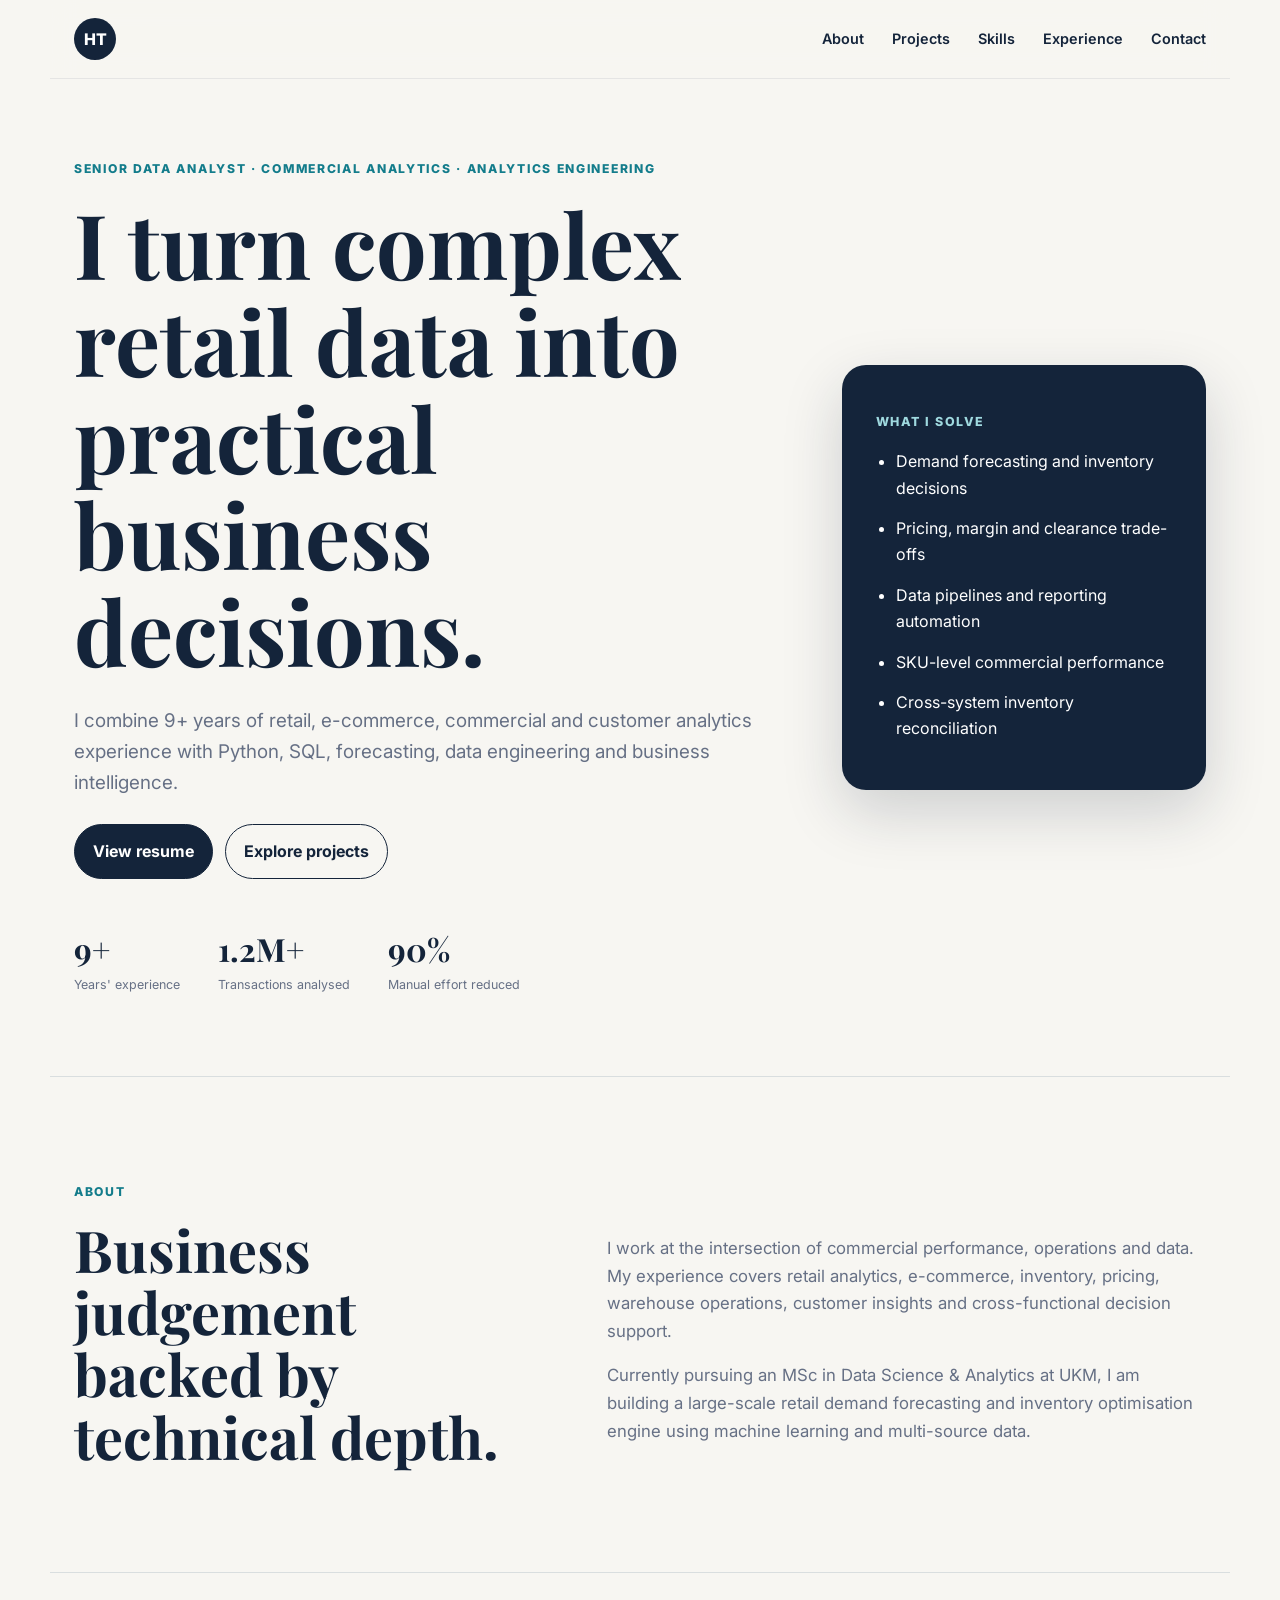
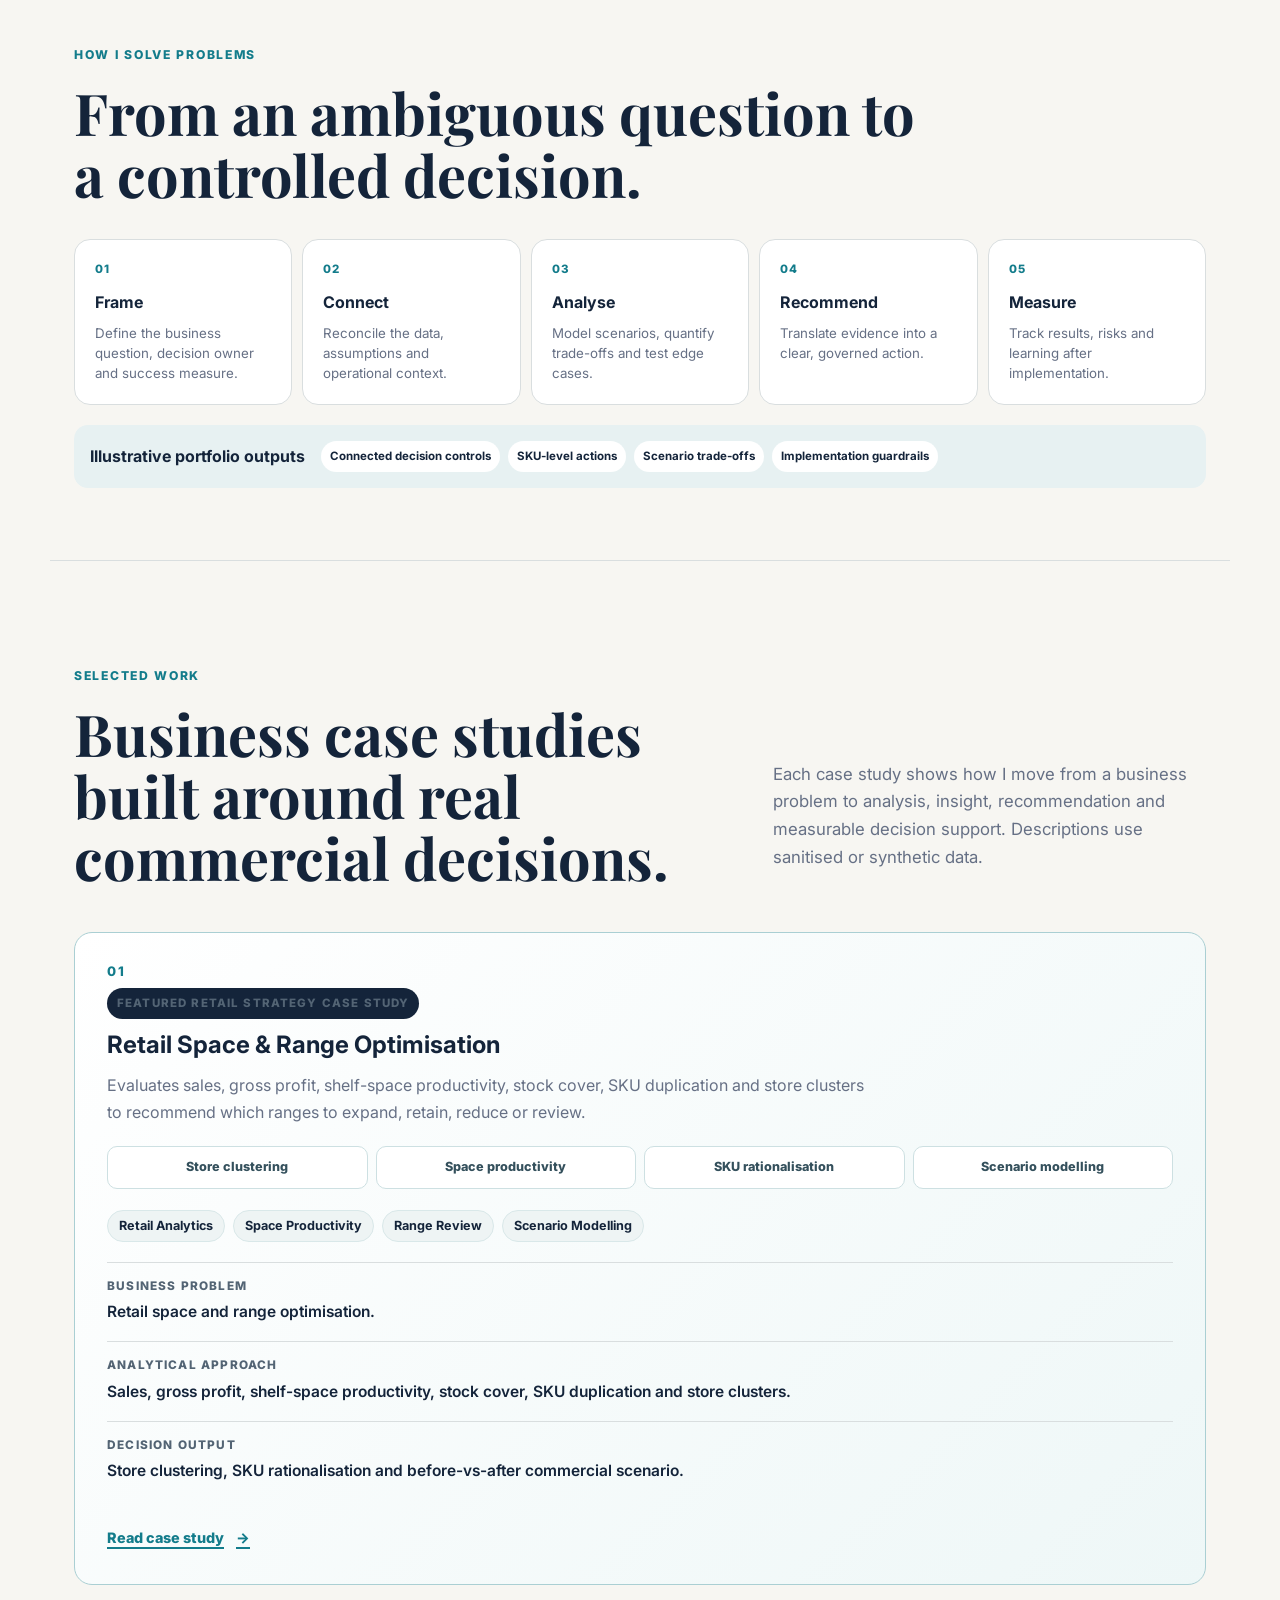
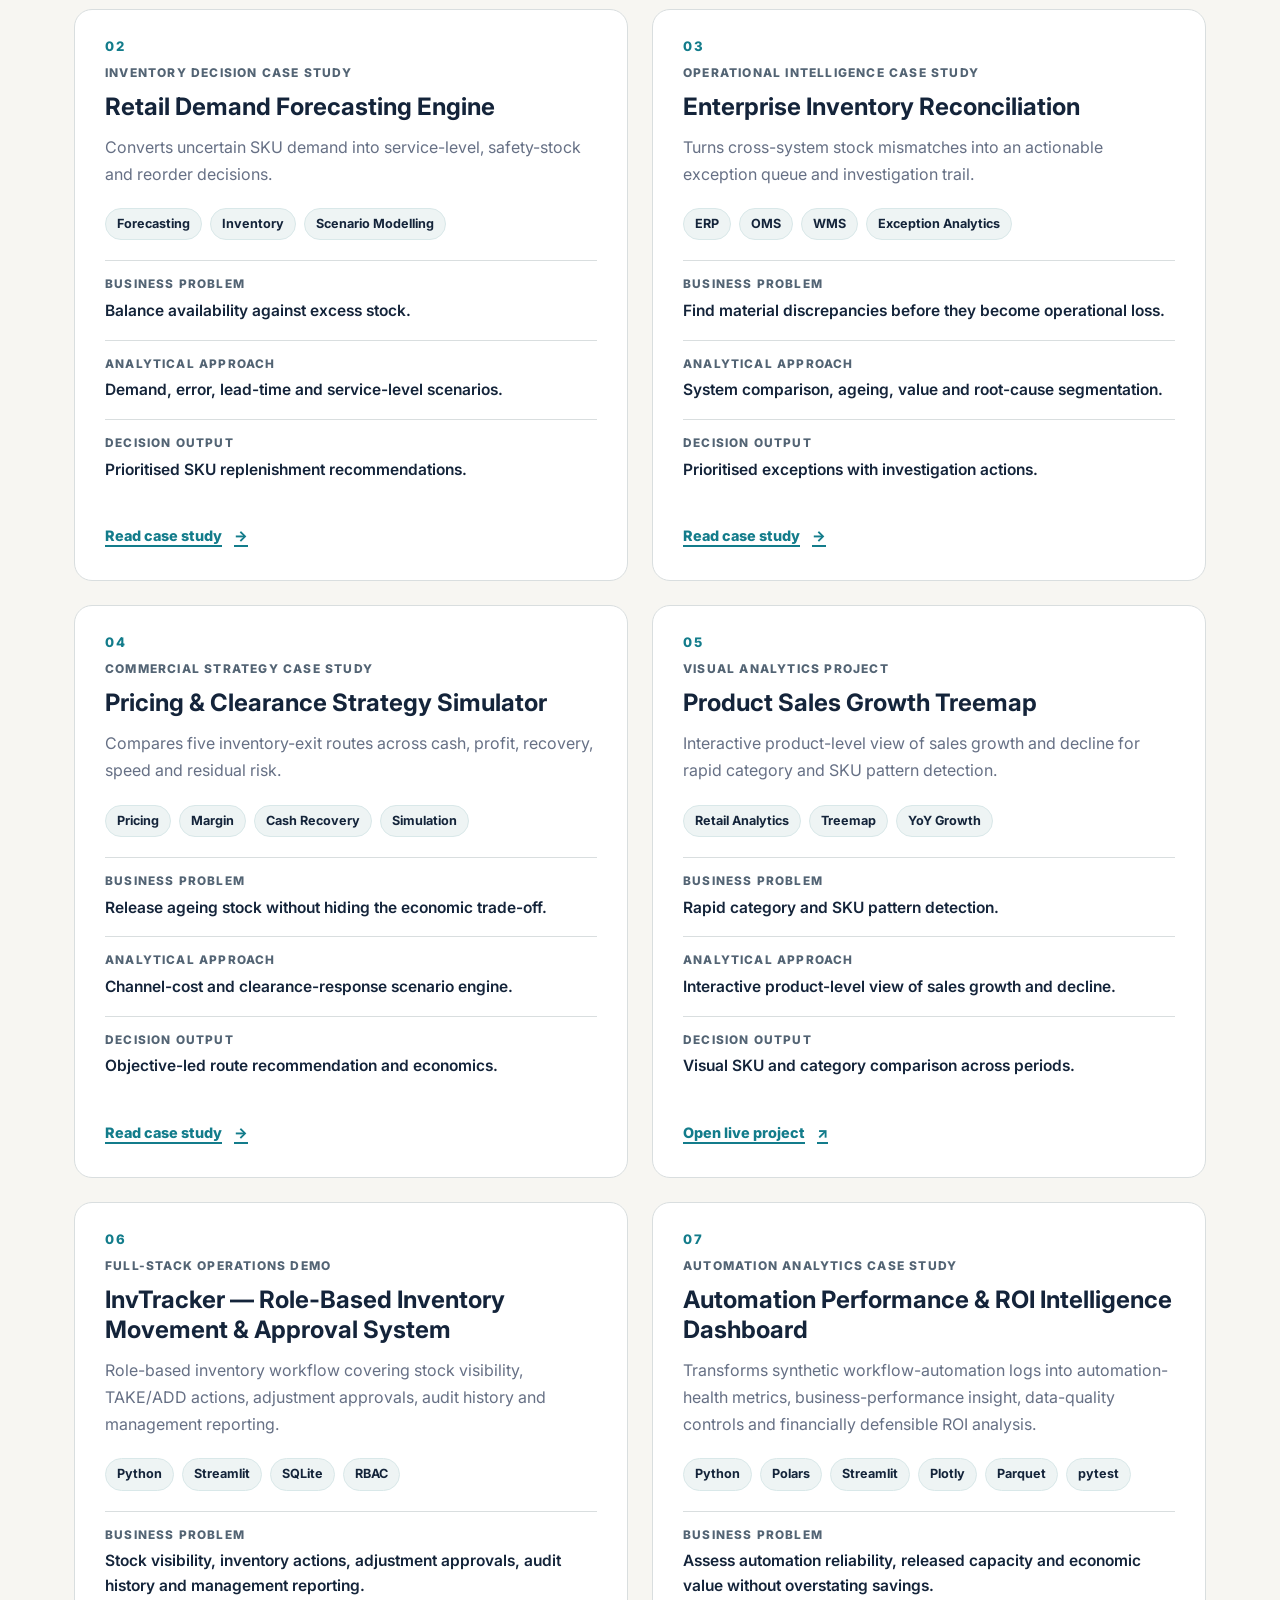
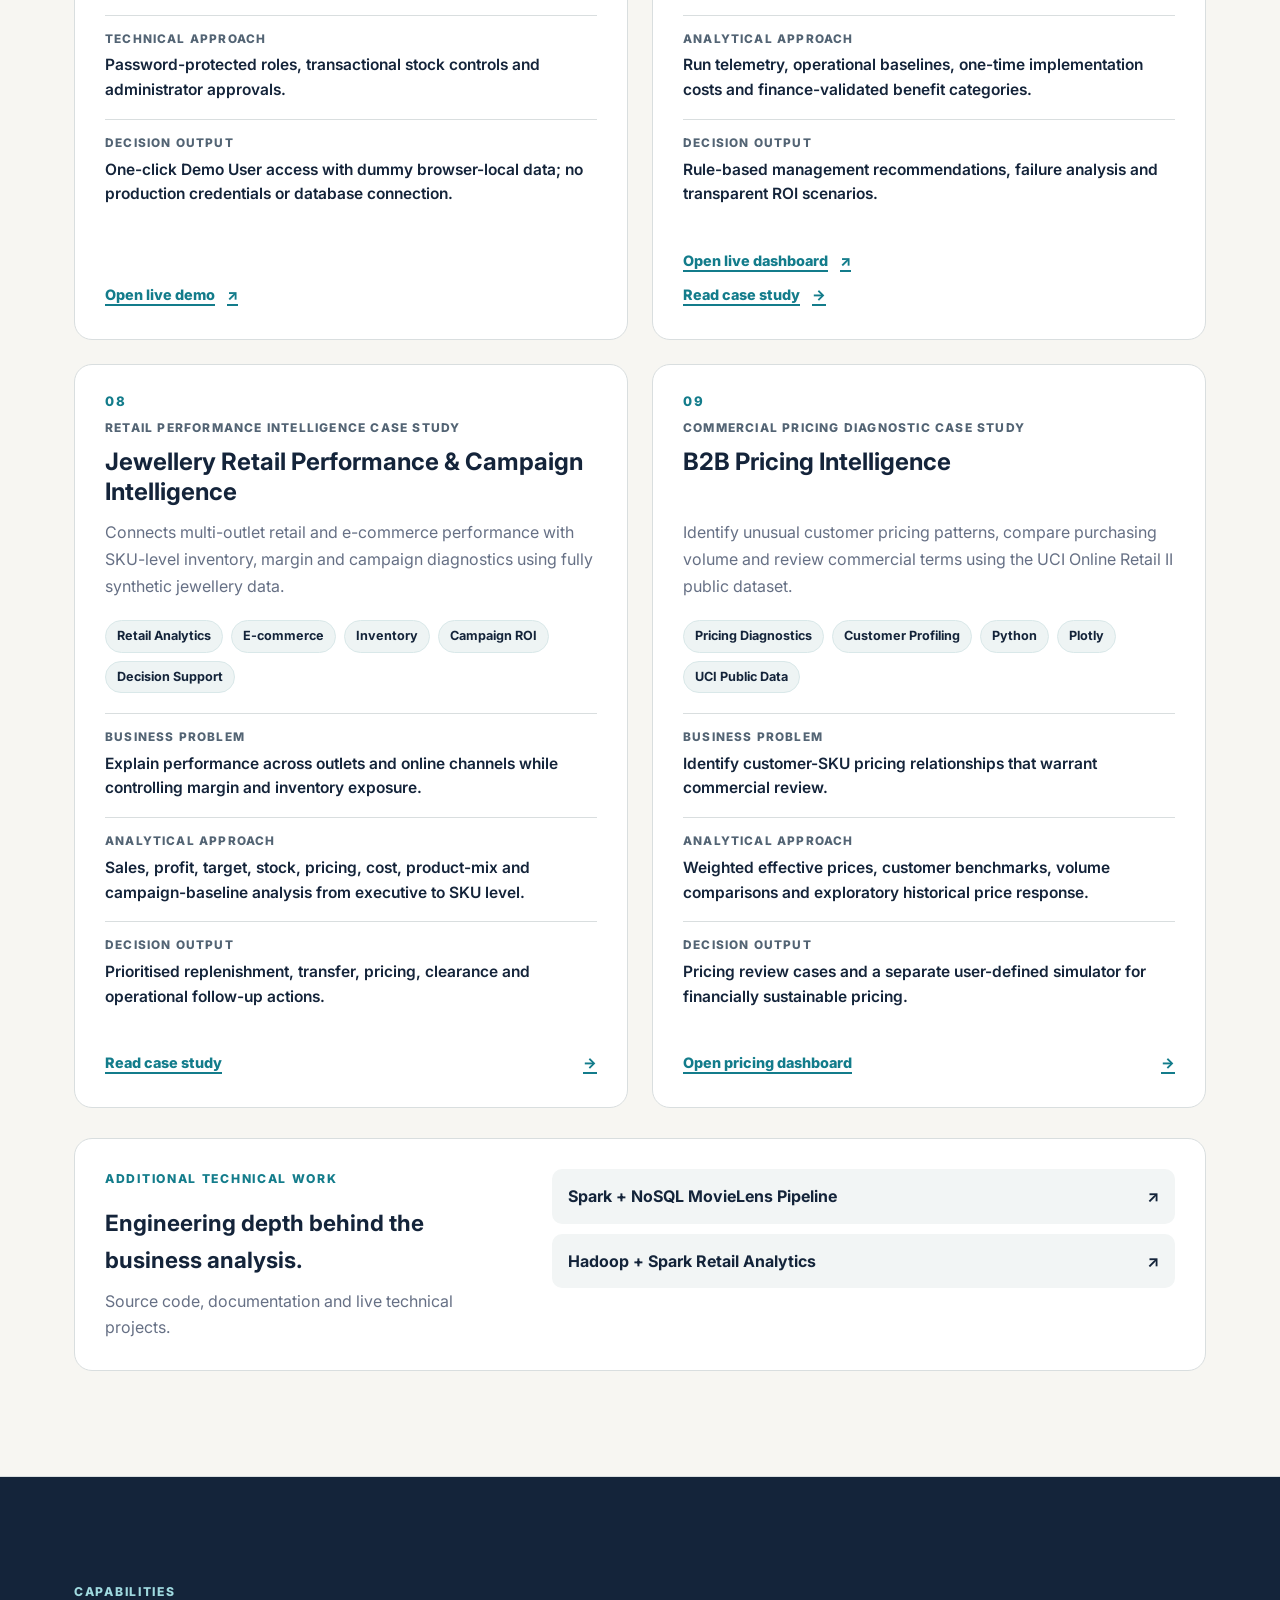
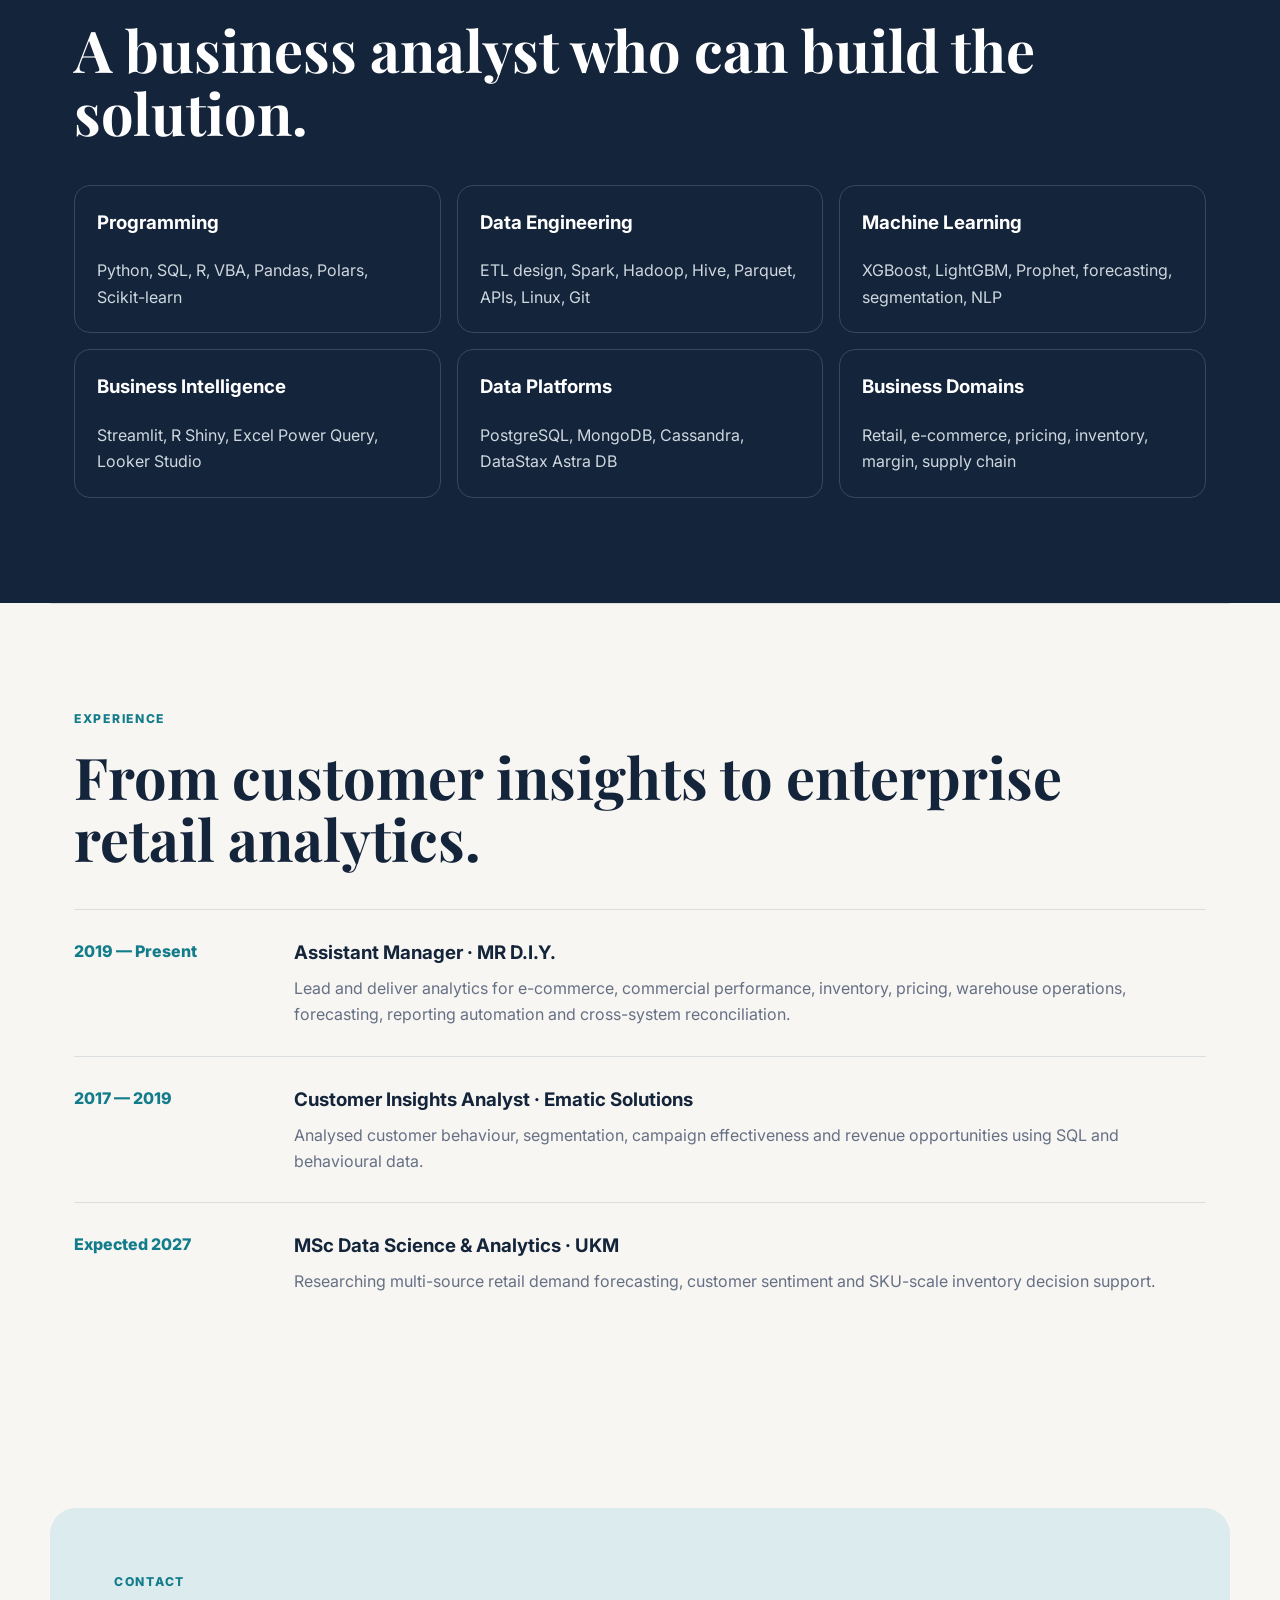
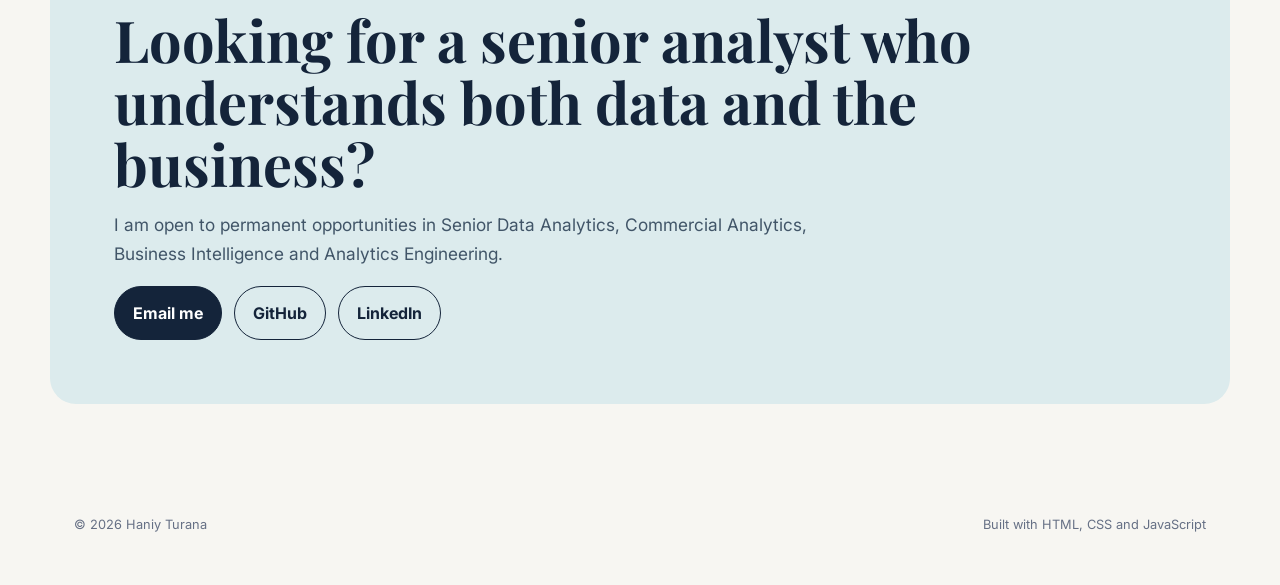
<file: index.html>
<!DOCTYPE html>
<html lang="en">
<head>
  <meta charset="UTF-8" />
  <meta name="viewport" content="width=device-width, initial-scale=1.0" />
  <meta name="description" content="Haniy Turana - Senior Data Analyst specialising in retail, commercial analytics, forecasting, inventory intelligence and analytics engineering." />
  <title>Haniy Turana | Senior Data Analyst</title>
  <link rel="preconnect" href="https://fonts.googleapis.com">
  <link rel="preconnect" href="https://fonts.gstatic.com" crossorigin>
  <link href="https://fonts.googleapis.com/css2?family=Inter:wght@400;500;600;700;800&family=Playfair+Display:wght@700&display=swap" rel="stylesheet">
  <link rel="stylesheet" href="styles.css" />
</head>
<body>
  <a class="skip-link" href="#top">Skip to main content</a>
  <header class="site-header">
    <a class="brand" href="#top">HT</a>
    <nav id="nav" aria-label="Primary navigation">
      <a href="#about">About</a><a href="#projects">Projects</a><a href="#skills">Skills</a><a href="#experience">Experience</a><a href="#contact">Contact</a>
    </nav>
    <button class="menu-button" id="menuButton" aria-label="Open menu" aria-expanded="false">Menu</button>
  </header>

  <main id="top">
    <section class="hero section-shell">
      <div class="hero-copy reveal">
        <p class="eyebrow">Senior Data Analyst · Commercial Analytics · Analytics Engineering</p>
        <h1>I turn complex retail data into practical business decisions.</h1>
        <p class="hero-text">I combine 9+ years of retail, e-commerce, commercial and customer analytics experience with Python, SQL, forecasting, data engineering and business intelligence.</p>
        <div class="actions">
          <a class="button primary" href="resume/Haniy_Turana_Master_Resume.pdf" target="_blank" rel="noopener noreferrer">View resume</a>
          <a class="button secondary" href="#projects">Explore projects</a>
        </div>
        <div class="quick-stats" aria-label="Career statistics">
          <div><strong>9+</strong><span>Years' experience</span></div>
          <div><strong>1.2M+</strong><span>Transactions analysed</span></div>
          <div><strong>90%</strong><span>Manual effort reduced</span></div>
        </div>
      </div>
      <aside class="hero-card reveal">
        <p class="card-label">What I solve</p>
        <ul>
          <li>Demand forecasting and inventory decisions</li>
          <li>Pricing, margin and clearance trade-offs</li>
          <li>Data pipelines and reporting automation</li>
          <li>SKU-level commercial performance</li>
          <li>Cross-system inventory reconciliation</li>
        </ul>
      </aside>
    </section>

    <section id="about" class="section-shell content-section reveal">
      <p class="eyebrow">About</p>
      <div class="two-column">
        <h2>Business judgement backed by technical depth.</h2>
        <div>
          <p>I work at the intersection of commercial performance, operations and data. My experience covers retail analytics, e-commerce, inventory, pricing, warehouse operations, customer insights and cross-functional decision support.</p>
          <p>Currently pursuing an MSc in Data Science & Analytics at UKM, I am building a large-scale retail demand forecasting and inventory optimisation engine using machine learning and multi-source data.</p>
        </div>
      </div>
    </section>

    <section class="section-shell problem-solving reveal" aria-labelledby="problem-solving-title">
      <p class="eyebrow">How I solve problems</p>
      <h2 id="problem-solving-title">From an ambiguous question to a controlled decision.</h2>
      <ol class="problem-solving-flow">
        <li><span>01</span><strong>Frame</strong><small>Define the business question, decision owner and success measure.</small></li>
        <li><span>02</span><strong>Connect</strong><small>Reconcile the data, assumptions and operational context.</small></li>
        <li><span>03</span><strong>Analyse</strong><small>Model scenarios, quantify trade-offs and test edge cases.</small></li>
        <li><span>04</span><strong>Recommend</strong><small>Translate evidence into a clear, governed action.</small></li>
        <li><span>05</span><strong>Measure</strong><small>Track results, risks and learning after implementation.</small></li>
      </ol>
      <div class="illustrative-results" aria-label="Illustrative portfolio outputs"><strong>Illustrative portfolio outputs</strong><span>Connected decision controls</span><span>SKU-level actions</span><span>Scenario trade-offs</span><span>Implementation guardrails</span></div>
    </section>

    <section id="projects" class="section-shell content-section">
      <p class="eyebrow reveal">Selected work</p>
      <div class="section-heading reveal"><h2>Business case studies built around real commercial decisions.</h2><p>Each case study shows how I move from a business problem to analysis, insight, recommendation and measurable decision support. Descriptions use sanitised or synthetic data.</p></div>
      <div class="project-grid featured-grid">
        <article class="project-card featured-card reveal">
          <span class="project-number">01</span>
          <p class="case-type featured-label">Featured retail strategy case study</p>
          <h3>Retail Space &amp; Range Optimisation</h3>
          <p>Evaluates sales, gross profit, shelf-space productivity, stock cover, SKU duplication and store clusters to recommend which ranges to expand, retain, reduce or review.</p>
          <div class="outcome-strip" aria-label="Case study outcomes"><span>Store clustering</span><span>Space productivity</span><span>SKU rationalisation</span><span>Scenario modelling</span></div>
          <div class="tags"><span>Retail Analytics</span><span>Space Productivity</span><span>Range Review</span><span>Scenario Modelling</span></div>
          <dl><div><dt>Business problem</dt><dd>Retail space and range optimisation.</dd></div><div><dt>Analytical approach</dt><dd>Sales, gross profit, shelf-space productivity, stock cover, SKU duplication and store clusters.</dd></div><div><dt>Decision output</dt><dd>Store clustering, SKU rationalisation and before-vs-after commercial scenario.</dd></div></dl>
          <a class="project-link" href="projects/space-range.html" aria-label="Read the Retail Space and Range Optimisation case study">Read case study <span aria-hidden="true">→</span></a>
        </article>
        <article class="project-card reveal">
          <span class="project-number">02</span>
          <p class="case-type">Inventory decision case study</p>
          <h3>Retail Demand Forecasting Engine</h3>
          <p>Converts uncertain SKU demand into service-level, safety-stock and reorder decisions.</p>
          <div class="tags"><span>Forecasting</span><span>Inventory</span><span>Scenario Modelling</span></div>
          <dl><div><dt>Business problem</dt><dd>Balance availability against excess stock.</dd></div><div><dt>Analytical approach</dt><dd>Demand, error, lead-time and service-level scenarios.</dd></div><div><dt>Decision output</dt><dd>Prioritised SKU replenishment recommendations.</dd></div></dl>
          <a class="project-link" href="projects/forecasting.html" aria-label="Read the Retail Demand Forecasting Engine case study">Read case study <span aria-hidden="true">→</span></a>
        </article>
        <article class="project-card reveal">
          <span class="project-number">03</span>
          <p class="case-type">Operational intelligence case study</p>
          <h3>Enterprise Inventory Reconciliation</h3>
          <p>Turns cross-system stock mismatches into an actionable exception queue and investigation trail.</p>
          <div class="tags"><span>ERP</span><span>OMS</span><span>WMS</span><span>Exception Analytics</span></div>
          <dl><div><dt>Business problem</dt><dd>Find material discrepancies before they become operational loss.</dd></div><div><dt>Analytical approach</dt><dd>System comparison, ageing, value and root-cause segmentation.</dd></div><div><dt>Decision output</dt><dd>Prioritised exceptions with investigation actions.</dd></div></dl>
          <a class="project-link" href="projects/reconciliation.html" aria-label="Read the Enterprise Inventory Reconciliation case study">Read case study <span aria-hidden="true">→</span></a>
        </article>
        <article class="project-card reveal">
          <span class="project-number">04</span>
          <p class="case-type">Commercial strategy case study</p>
          <h3>Pricing &amp; Clearance Strategy Simulator</h3>
          <p>Compares five inventory-exit routes across cash, profit, recovery, speed and residual risk.</p>
          <div class="tags"><span>Pricing</span><span>Margin</span><span>Cash Recovery</span><span>Simulation</span></div>
          <dl><div><dt>Business problem</dt><dd>Release ageing stock without hiding the economic trade-off.</dd></div><div><dt>Analytical approach</dt><dd>Channel-cost and clearance-response scenario engine.</dd></div><div><dt>Decision output</dt><dd>Objective-led route recommendation and economics.</dd></div></dl>
          <a class="project-link" href="projects/pricing.html" aria-label="Read the Pricing and Clearance Strategy Simulator case study">Read case study <span aria-hidden="true">→</span></a>
        </article>
        <article class="project-card reveal">
          <span class="project-number">05</span>
          <p class="case-type">Visual analytics project</p>
          <h3>Product Sales Growth Treemap</h3>
          <p>Interactive product-level view of sales growth and decline for rapid category and SKU pattern detection.</p>
          <div class="tags"><span>Retail Analytics</span><span>Treemap</span><span>YoY Growth</span></div>
          <dl><div><dt>Business problem</dt><dd>Rapid category and SKU pattern detection.</dd></div><div><dt>Analytical approach</dt><dd>Interactive product-level view of sales growth and decline.</dd></div><div><dt>Decision output</dt><dd>Visual SKU and category comparison across periods.</dd></div></dl>
          <a class="project-link" href="https://haniyturana.github.io/ProductSale-Performance-Treemap/Product_Sales_Growth_2026_vs_2025.html" target="_blank" rel="noopener noreferrer" aria-label="Open the Product Sales Growth Treemap live project in a new tab">Open live project <span aria-hidden="true">↗</span></a>
        </article>
        <article class="project-card reveal">
          <span class="project-number">06</span>
          <p class="case-type">Full-stack operations demo</p>
          <h3>InvTracker — Role-Based Inventory Movement &amp; Approval System</h3>
          <p>Role-based inventory workflow covering stock visibility, TAKE/ADD actions, adjustment approvals, audit history and management reporting.</p>
          <div class="tags"><span>Python</span><span>Streamlit</span><span>SQLite</span><span>RBAC</span></div>
          <dl><div><dt>Business problem</dt><dd>Stock visibility, inventory actions, adjustment approvals, audit history and management reporting.</dd></div><div><dt>Technical approach</dt><dd>Password-protected roles, transactional stock controls and administrator approvals.</dd></div><div><dt>Decision output</dt><dd>One-click Demo User access with dummy browser-local data; no production credentials or database connection.</dd></div></dl>
          <a class="project-link" href="https://haniyturana.github.io/inventory-movement-tracker/" target="_blank" rel="noopener noreferrer" aria-label="Open the InvTracker role-based inventory movement and approval system live demo in a new tab">Open live demo <span aria-hidden="true">↗</span></a>
        </article>
        <article class="project-card reveal">
          <span class="project-number">07</span>
          <p class="case-type">Automation analytics case study</p>
          <h3>Automation Performance &amp; ROI Intelligence Dashboard</h3>
          <p>Transforms synthetic workflow-automation logs into automation-health metrics, business-performance insight, data-quality controls and financially defensible ROI analysis.</p>
          <div class="tags"><span>Python</span><span>Polars</span><span>Streamlit</span><span>Plotly</span><span>Parquet</span><span>pytest</span></div>
          <dl><div><dt>Business problem</dt><dd>Assess automation reliability, released capacity and economic value without overstating savings.</dd></div><div><dt>Analytical approach</dt><dd>Run telemetry, operational baselines, one-time implementation costs and finance-validated benefit categories.</dd></div><div><dt>Decision output</dt><dd>Rule-based management recommendations, failure analysis and transparent ROI scenarios.</dd></div></dl>
          <a class="project-link" href="https://automation-performance-roi.streamlit.app/" target="_blank" rel="noopener noreferrer" aria-label="Open the live Automation Performance and ROI Intelligence Dashboard">Open live dashboard <span aria-hidden="true">↗</span></a>
          <a class="project-link" href="projects/automation-intelligence.html" aria-label="Read the Automation Performance and ROI Intelligence Dashboard case study">Read case study <span aria-hidden="true">→</span></a>
        </article>
      </div>
      <div class="project-grid intelligence-grid">
        <article class="project-card reveal">
          <span class="project-number">08</span>
          <p class="case-type">Retail performance intelligence case study</p>
          <h3>Jewellery Retail Performance &amp; Campaign Intelligence</h3>
          <p>Connects multi-outlet retail and e-commerce performance with SKU-level inventory, margin and campaign diagnostics using fully synthetic jewellery data.</p>
          <div class="tags"><span>Retail Analytics</span><span>E-commerce</span><span>Inventory</span><span>Campaign ROI</span><span>Decision Support</span></div>
          <dl><div><dt>Business problem</dt><dd>Explain performance across outlets and online channels while controlling margin and inventory exposure.</dd></div><div><dt>Analytical approach</dt><dd>Sales, profit, target, stock, pricing, cost, product-mix and campaign-baseline analysis from executive to SKU level.</dd></div><div><dt>Decision output</dt><dd>Prioritised replenishment, transfer, pricing, clearance and operational follow-up actions.</dd></div></dl>
          <a class="project-link" href="projects/jewellery-retail-intelligence.html" aria-label="Read the Jewellery Retail Performance and Campaign Intelligence case study">Read case study <span aria-hidden="true">→</span></a>
        </article>
        <article class="project-card reveal">
          <span class="project-number">09</span>
          <p class="case-type">Commercial pricing diagnostic case study</p>
          <h3>B2B Pricing Intelligence</h3>
          <p>Identify unusual customer pricing patterns, compare purchasing volume and review commercial terms using the UCI Online Retail II public dataset.</p>
          <div class="tags"><span>Pricing Diagnostics</span><span>Customer Profiling</span><span>Python</span><span>Plotly</span><span>UCI Public Data</span></div>
          <dl><div><dt>Business problem</dt><dd>Identify customer-SKU pricing relationships that warrant commercial review.</dd></div><div><dt>Analytical approach</dt><dd>Weighted effective prices, customer benchmarks, volume comparisons and exploratory historical price response.</dd></div><div><dt>Decision output</dt><dd>Pricing review cases and a separate user-defined simulator for financially sustainable pricing.</dd></div></dl>
          <a class="project-link" href="projects/b2b-pricing-intelligence/" aria-label="Open the B2B Pricing Intelligence dashboard">Open pricing dashboard <span aria-hidden="true">&rarr;</span></a>
        </article>
      </div>
      <div class="technical-projects reveal">
        <div><p class="eyebrow">Additional technical work</p><h3>Engineering depth behind the business analysis.</h3><p class="technical-intro">Source code, documentation and live technical projects.</p></div>
        <div class="technical-links">
          <a href="https://spark-nosql-movielens-pipeline-8bqtkcs3m7uoie6nmjs4hm.streamlit.app/" target="_blank" rel="noopener noreferrer"><span>Spark + NoSQL MovieLens Pipeline</span><span aria-hidden="true">↗</span></a>
          <a href="https://hadoop-spark-zeppelin-retail-analytics-tq4rjpsnn9pns3z8nm9hwb.streamlit.app/" target="_blank" rel="noopener noreferrer"><span>Hadoop + Spark Retail Analytics</span><span aria-hidden="true">↗</span></a>
        </div>
      </div>
    </section>

    <section id="skills" class="section-shell content-section dark-section">
      <p class="eyebrow reveal">Capabilities</p><h2 class="reveal">A business analyst who can build the solution.</h2>
      <div class="skill-grid">
        <div class="skill-group reveal"><h3>Programming</h3><p>Python, SQL, R, VBA, Pandas, Polars, Scikit-learn</p></div>
        <div class="skill-group reveal"><h3>Data Engineering</h3><p>ETL design, Spark, Hadoop, Hive, Parquet, APIs, Linux, Git</p></div>
        <div class="skill-group reveal"><h3>Machine Learning</h3><p>XGBoost, LightGBM, Prophet, forecasting, segmentation, NLP</p></div>
        <div class="skill-group reveal"><h3>Business Intelligence</h3><p>Streamlit, R Shiny, Excel Power Query, Looker Studio</p></div>
        <div class="skill-group reveal"><h3>Data Platforms</h3><p>PostgreSQL, MongoDB, Cassandra, DataStax Astra DB</p></div>
        <div class="skill-group reveal"><h3>Business Domains</h3><p>Retail, e-commerce, pricing, inventory, margin, supply chain</p></div>
      </div>
    </section>

    <section id="experience" class="section-shell content-section">
      <p class="eyebrow reveal">Experience</p><h2 class="reveal">From customer insights to enterprise retail analytics.</h2>
      <div class="timeline">
        <article class="timeline-item reveal"><div class="timeline-date">2019 — Present</div><div><h3>Assistant Manager · MR D.I.Y.</h3><p>Lead and deliver analytics for e-commerce, commercial performance, inventory, pricing, warehouse operations, forecasting, reporting automation and cross-system reconciliation.</p></div></article>
        <article class="timeline-item reveal"><div class="timeline-date">2017 — 2019</div><div><h3>Customer Insights Analyst · Ematic Solutions</h3><p>Analysed customer behaviour, segmentation, campaign effectiveness and revenue opportunities using SQL and behavioural data.</p></div></article>
        <article class="timeline-item reveal"><div class="timeline-date">Expected 2027</div><div><h3>MSc Data Science & Analytics · UKM</h3><p>Researching multi-source retail demand forecasting, customer sentiment and SKU-scale inventory decision support.</p></div></article>
      </div>
    </section>

    <section id="contact" class="section-shell contact-section reveal">
      <p class="eyebrow">Contact</p><h2>Looking for a senior analyst who understands both data and the business?</h2>
      <p>I am open to permanent opportunities in Senior Data Analytics, Commercial Analytics, Business Intelligence and Analytics Engineering.</p>
      <div class="actions"><a class="button primary" href="mailto:haniy.turana@gmail.com">Email me</a><a class="button secondary" href="https://github.com/haniyturana" target="_blank" rel="noopener noreferrer">GitHub</a><a class="button secondary" href="https://www.linkedin.com/in/haniy-turana-hamthan-037b8912b/" target="_blank" rel="noopener noreferrer">LinkedIn</a></div>
    </section>
  </main>
  <footer><span>© <span id="year"></span> Haniy Turana</span><span>Built with HTML, CSS and JavaScript</span></footer>
  <script src="script.js"></script>
</body>
</html>
</file>
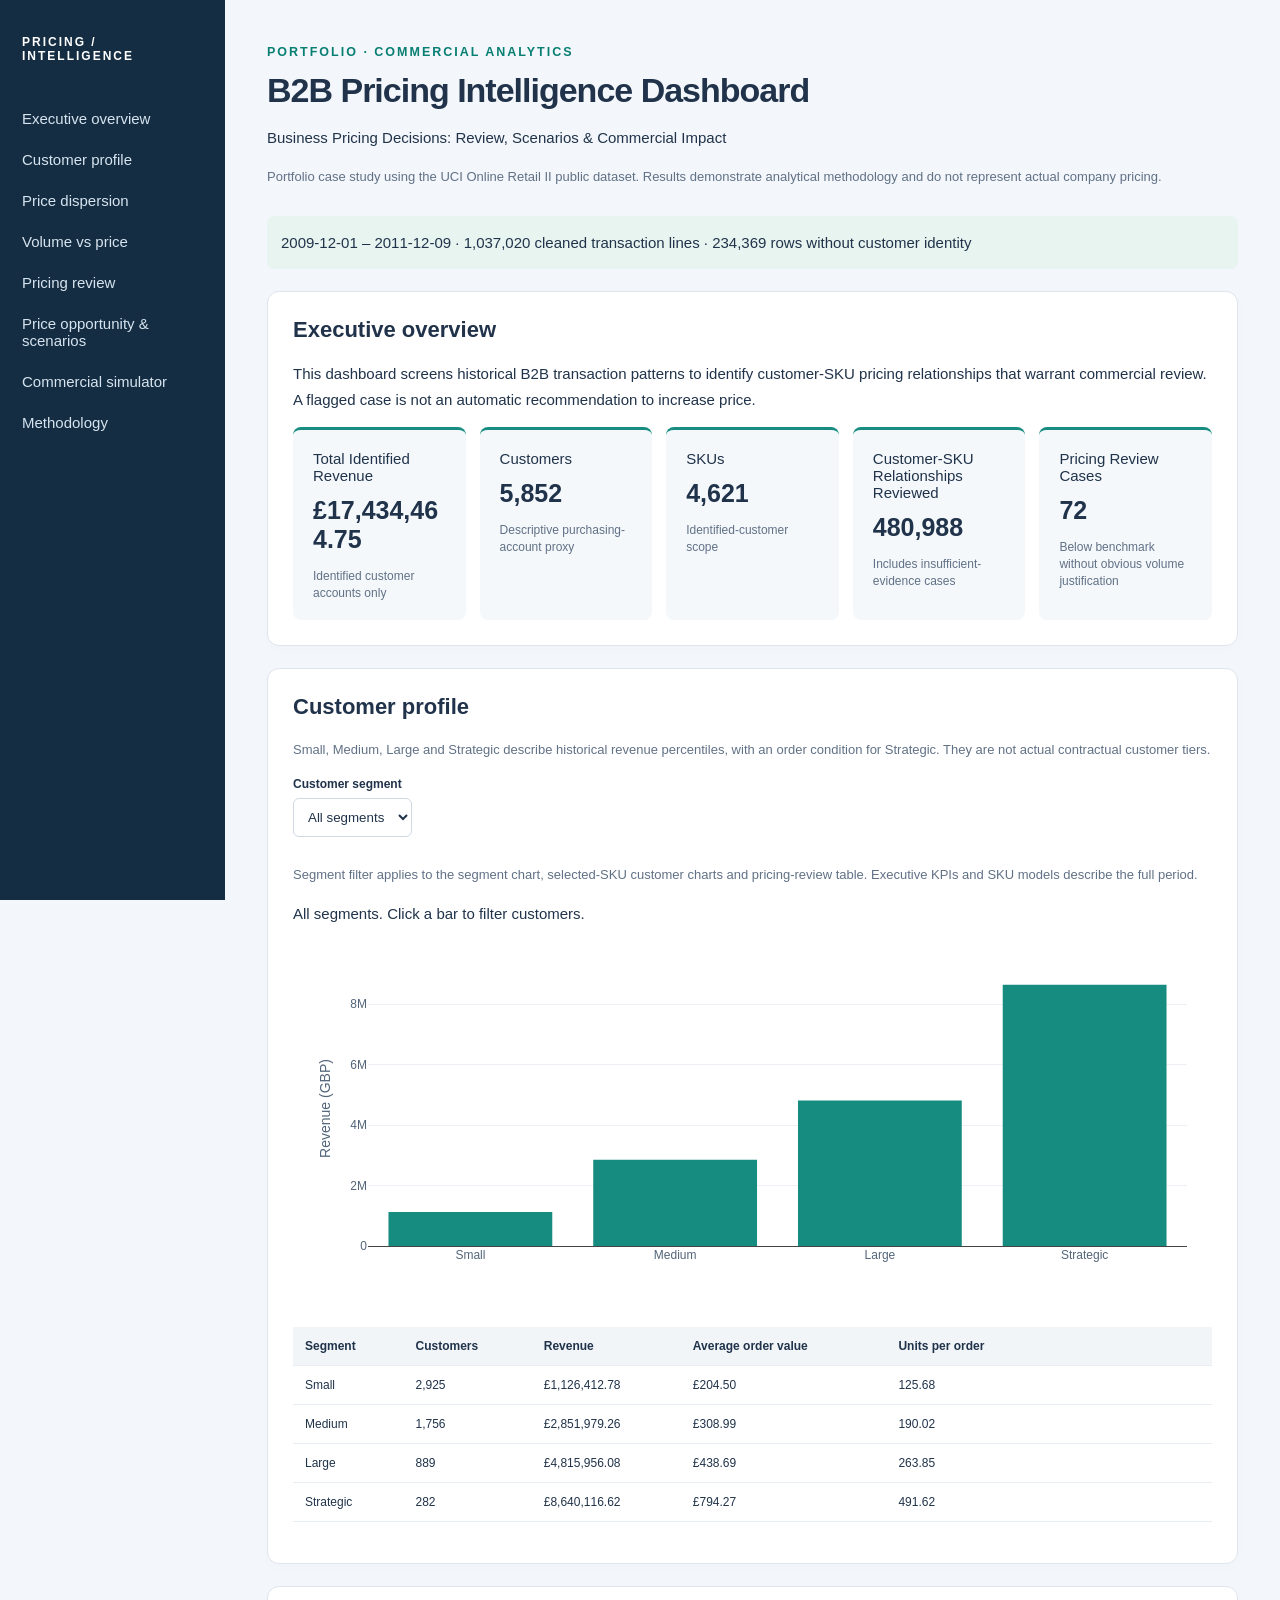
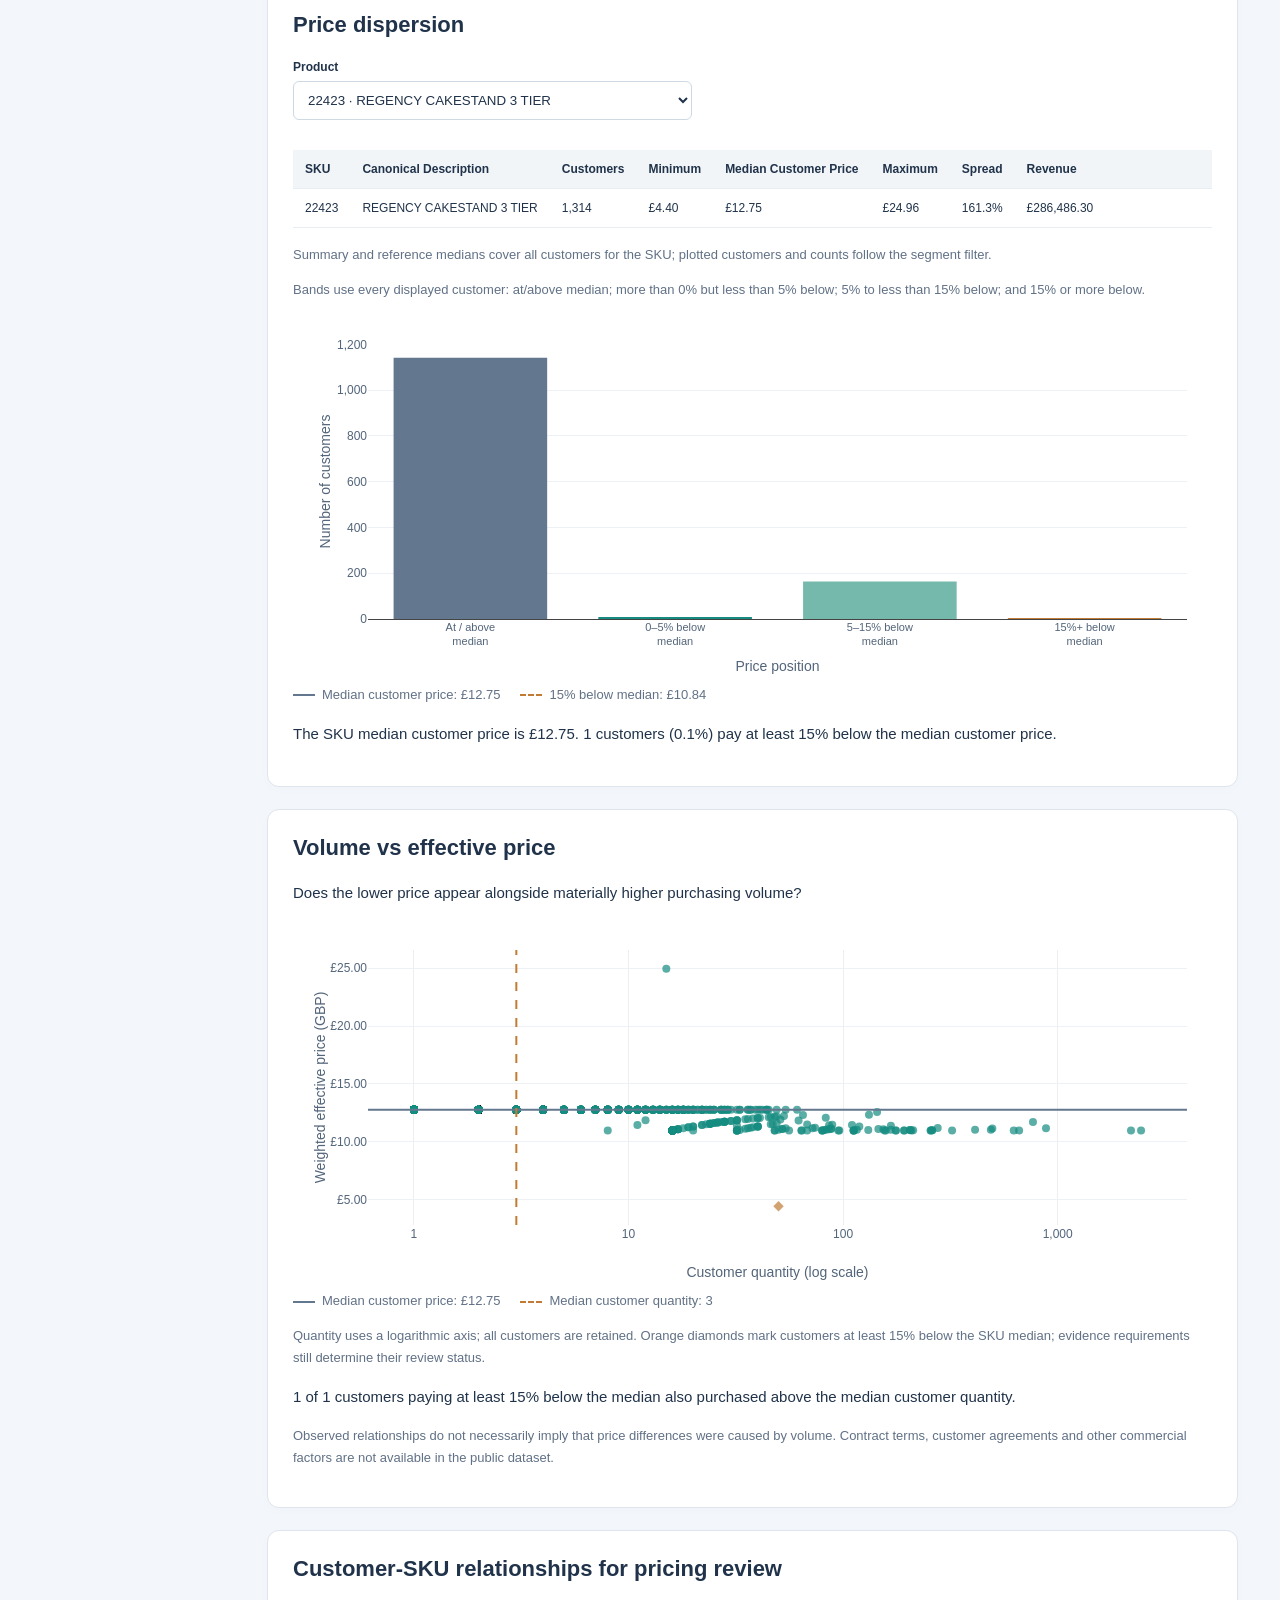
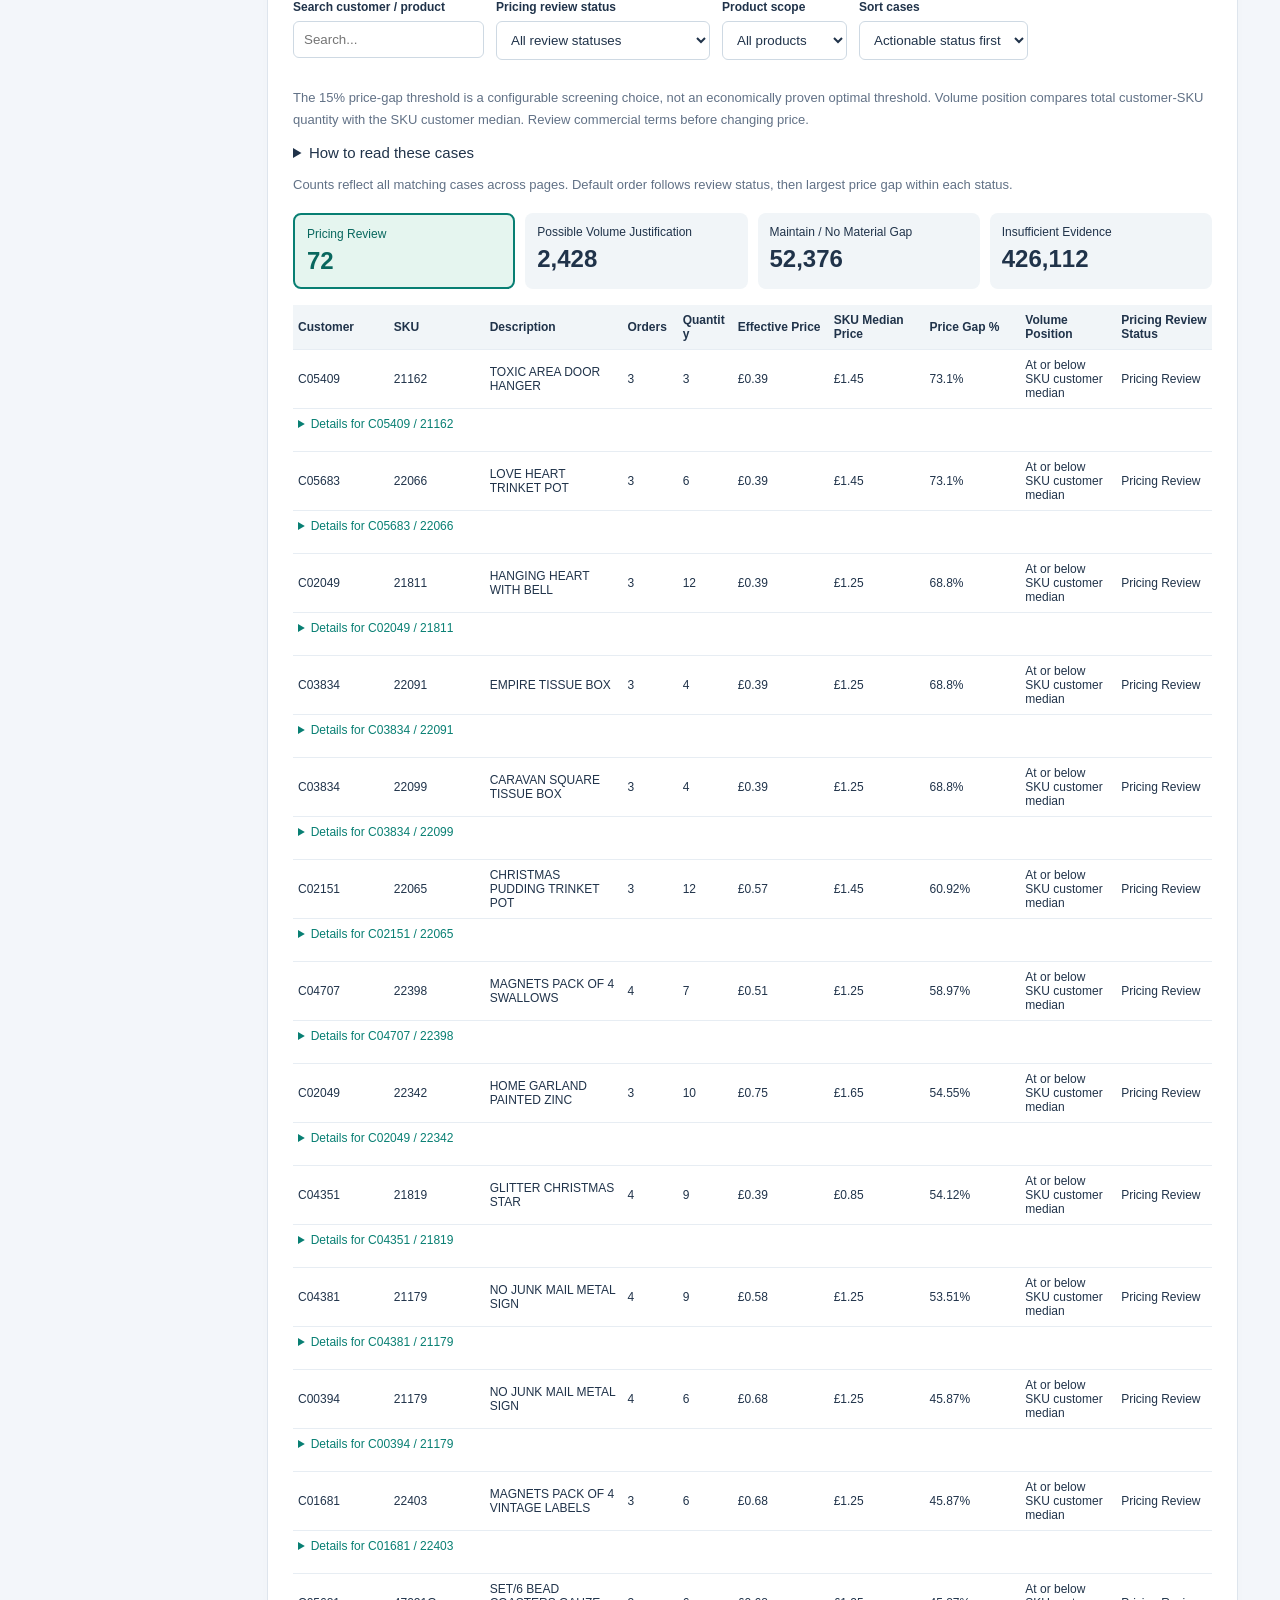
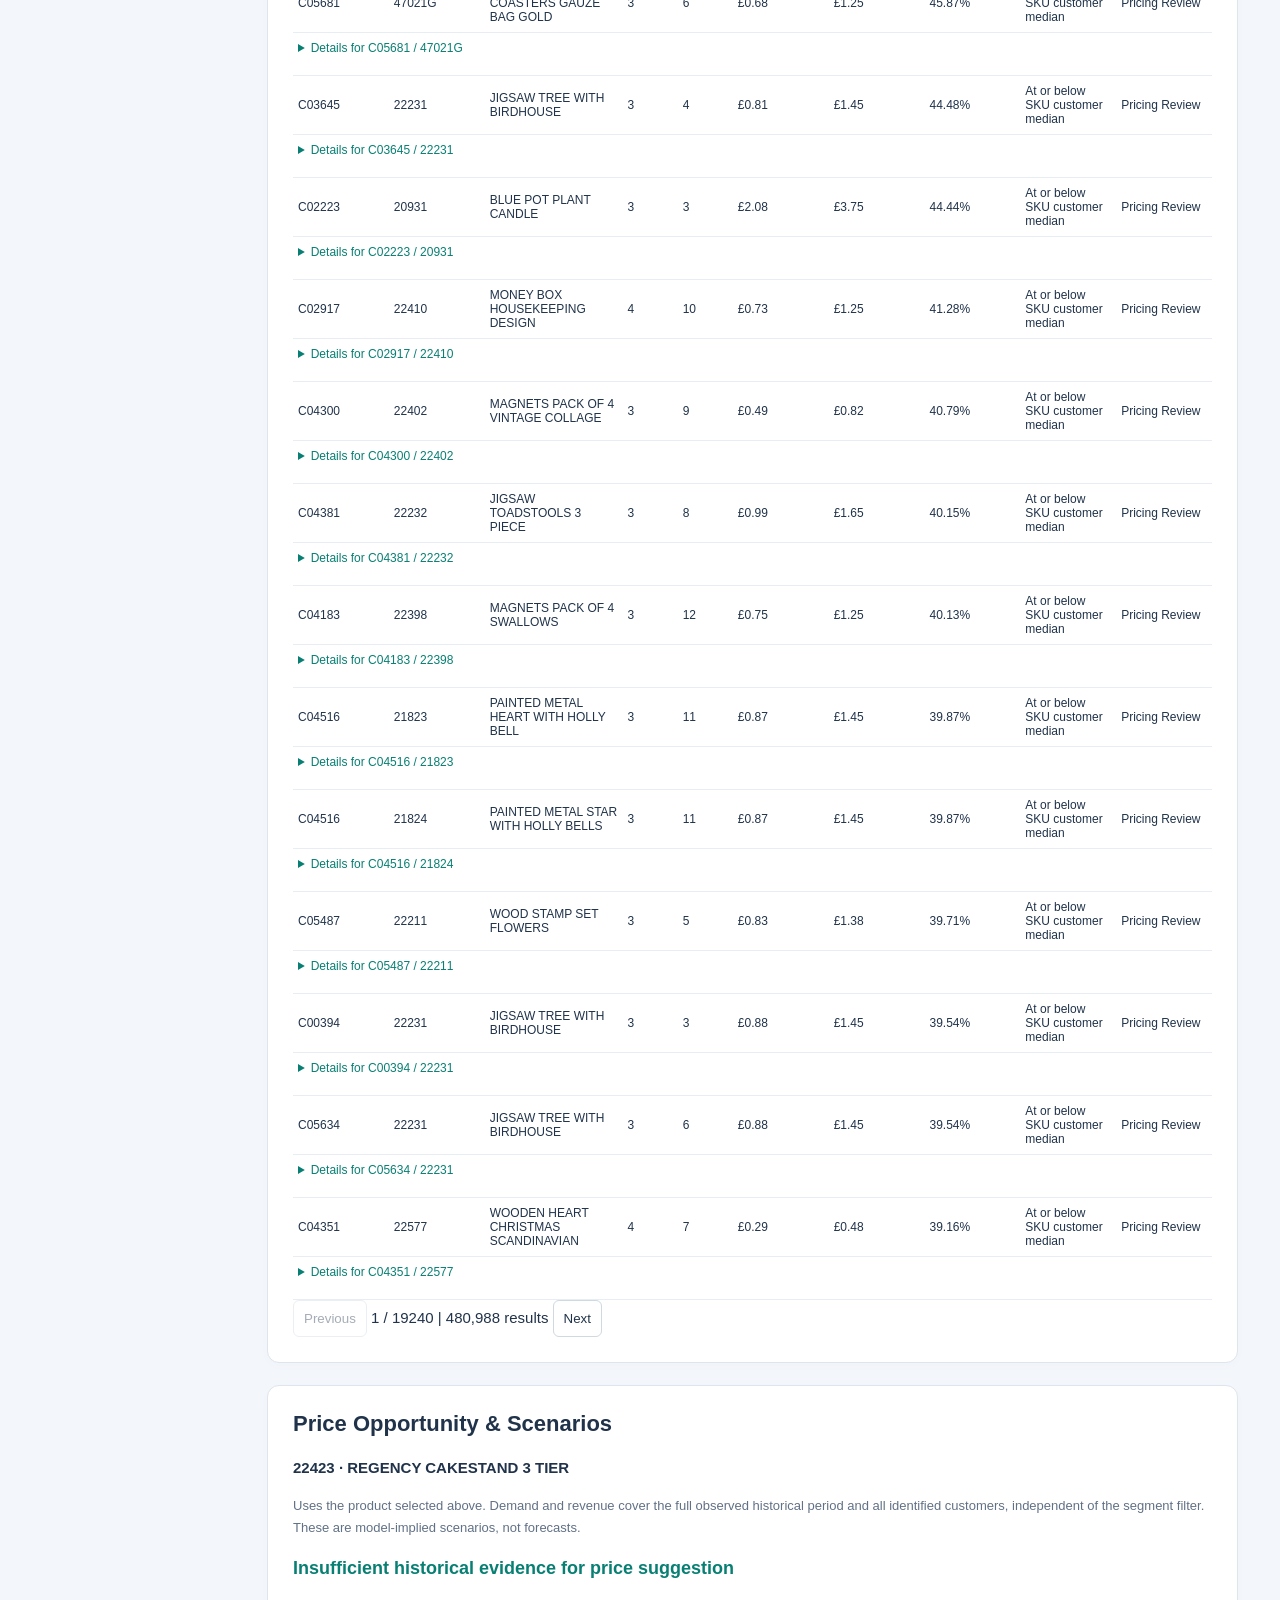
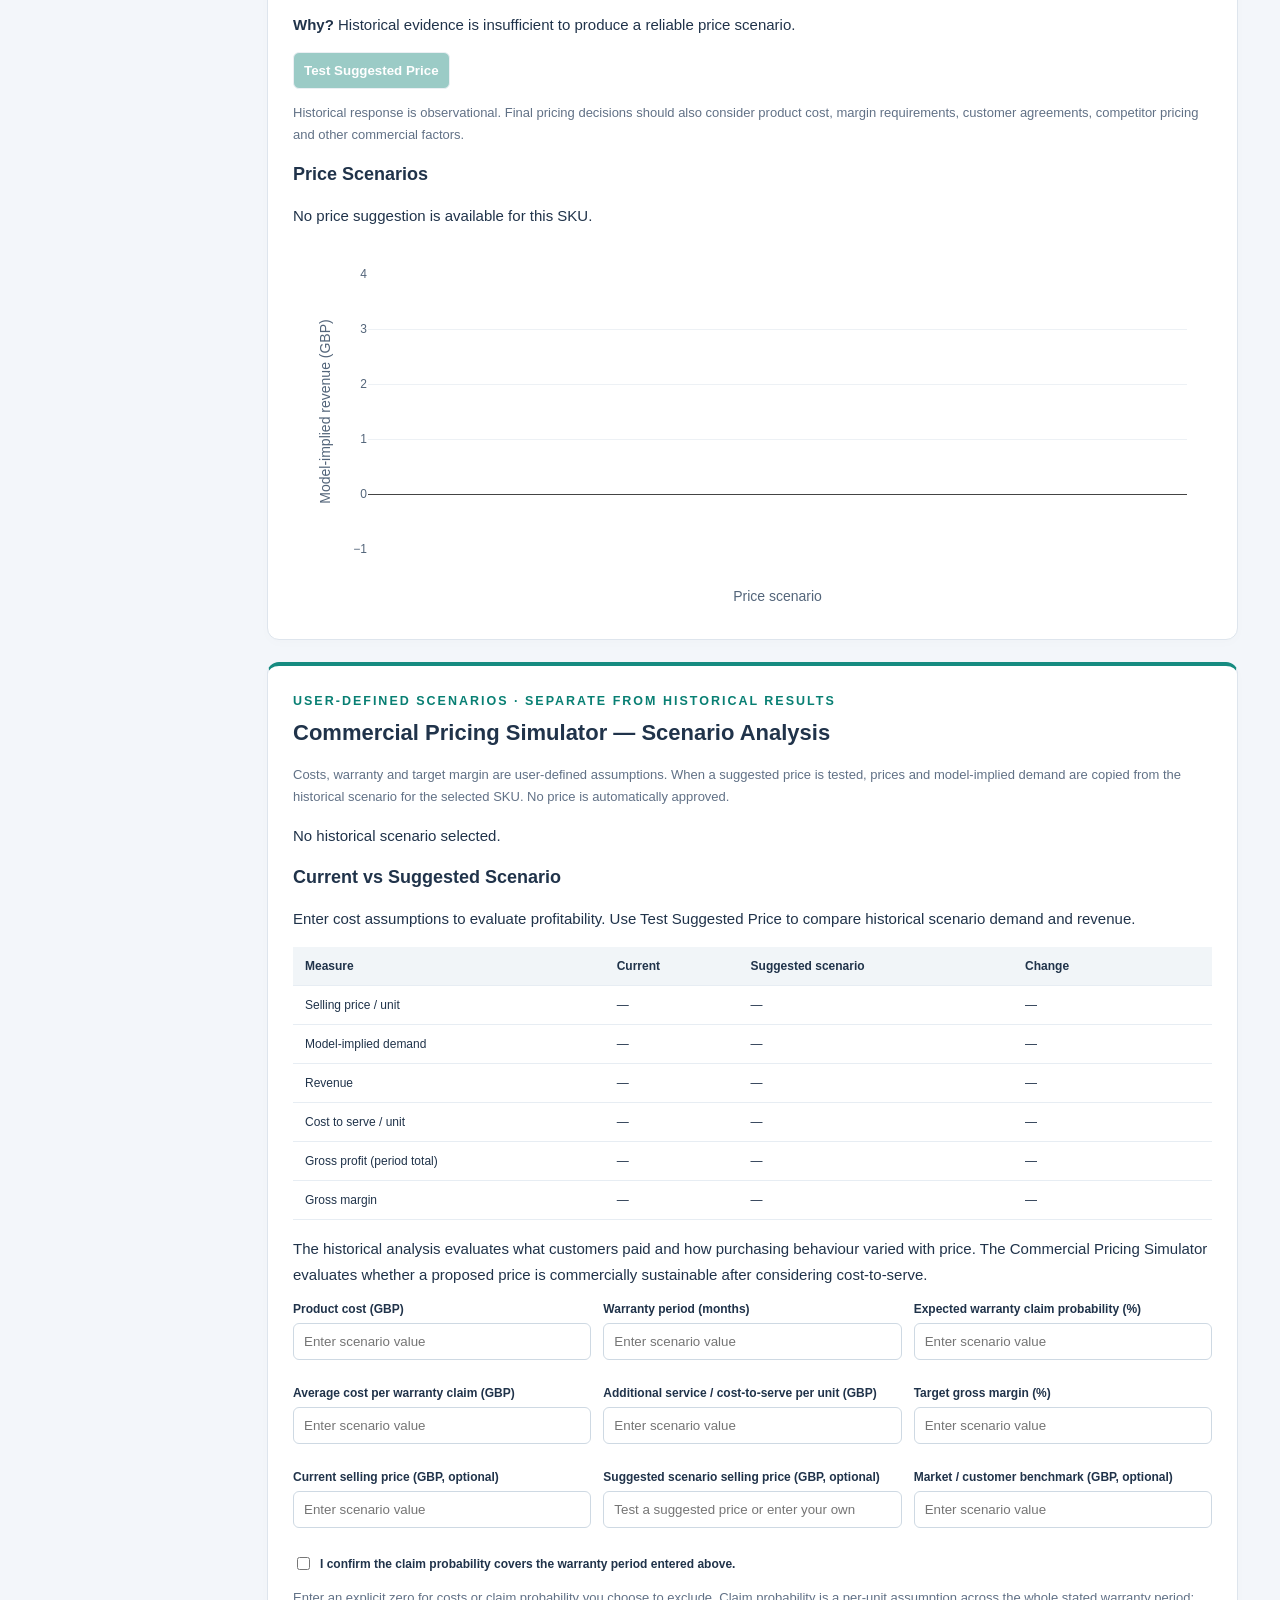
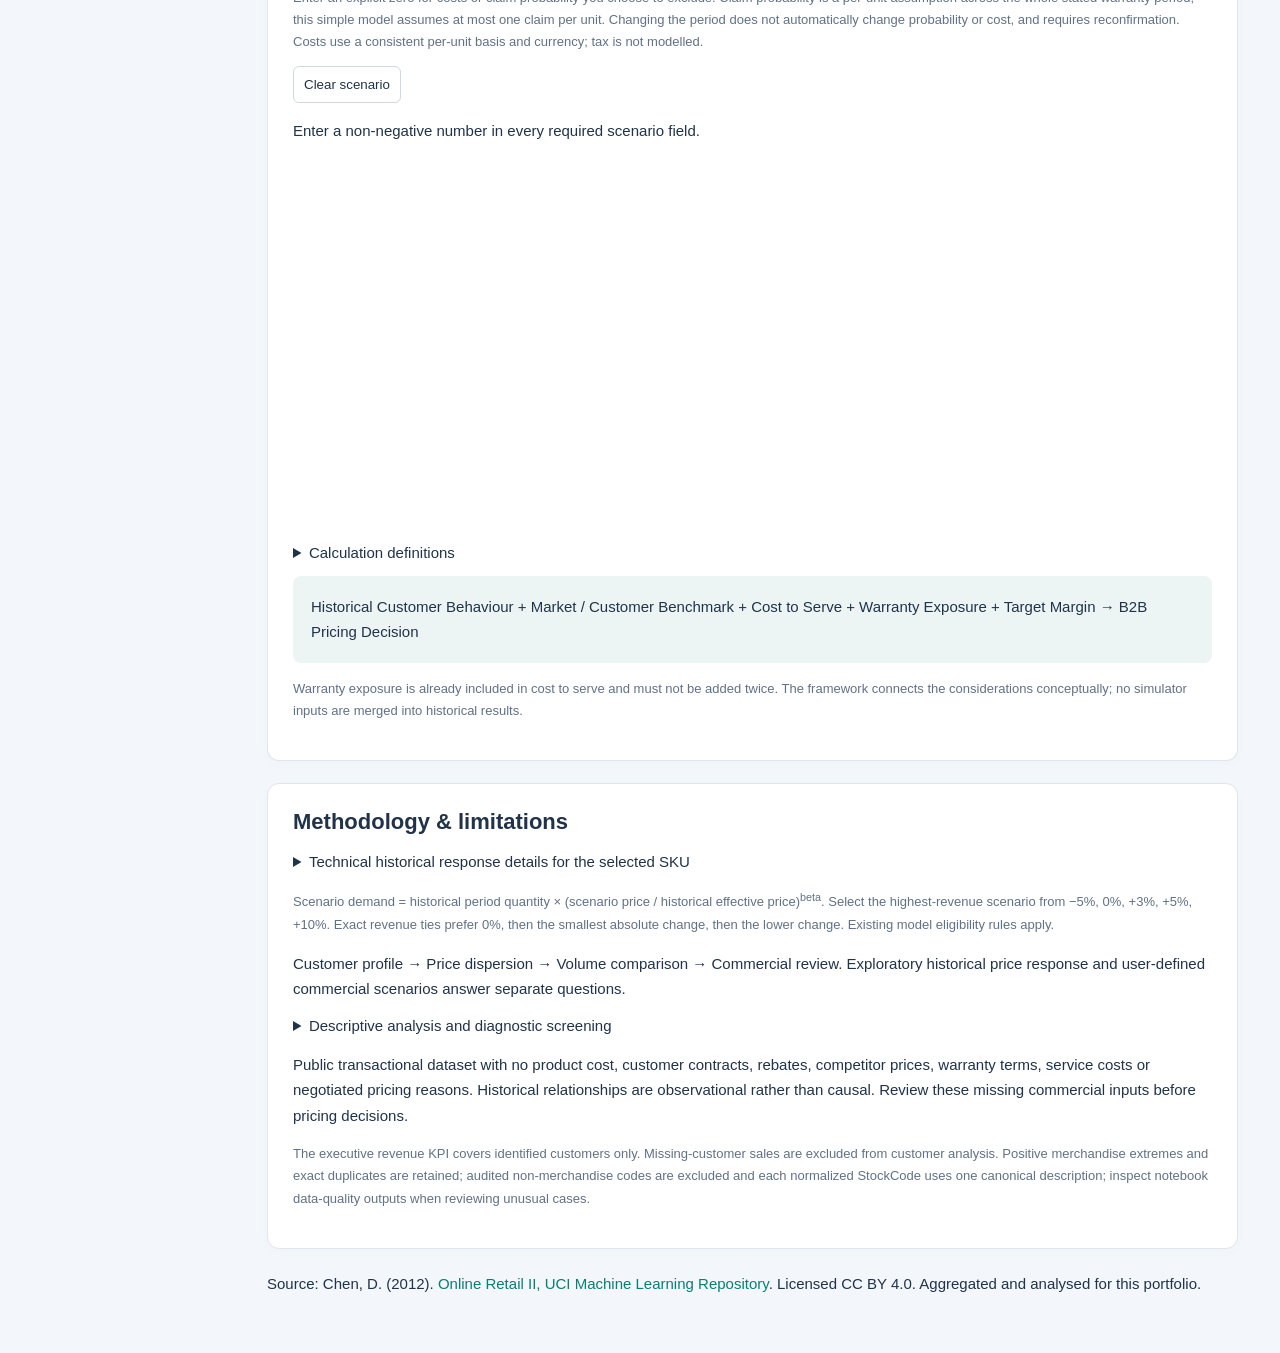
<file: projects/b2b-pricing-intelligence/index.html>
<!doctype html><html lang="en"><head><meta charset="utf-8"><meta name="viewport" content="width=device-width,initial-scale=1"><title>B2B Pricing Intelligence Dashboard</title><link rel="stylesheet" href="style.css"><script defer src="https://cdn.plot.ly/plotly-2.35.2.min.js"></script><script defer src="app.js"></script><script defer src="commercial.js"></script></head><body>
<aside><b>PRICING / INTELLIGENCE</b><a href="#overview">Executive overview</a><a href="#segments">Customer profile</a><a href="#dispersion">Price dispersion</a><a href="#volume">Volume vs price</a><a href="#matrix">Pricing review</a><a href="#elasticity">Price opportunity &amp; scenarios</a><a href="#commercial">Commercial simulator</a><a href="#method">Methodology</a></aside>
<main><header><small>PORTFOLIO · COMMERCIAL ANALYTICS</small><h1>B2B Pricing Intelligence Dashboard</h1><p>Business Pricing Decisions: Review, Scenarios &amp; Commercial Impact</p><p class="note">Portfolio case study using the UCI Online Retail II public dataset. Results demonstrate analytical methodology and do not represent actual company pricing.</p></header>
<p id="status" role="status">Loading analysis…</p><section id="overview"><h2>Executive overview</h2><p>This dashboard screens historical B2B transaction patterns to identify customer-SKU pricing relationships that warrant commercial review. A flagged case is not an automatic recommendation to increase price.</p><div id="kpis" class="cards"></div></section>
<section id="segments"><h2>Customer profile</h2><p class="note">Small, Medium, Large and Strategic describe historical revenue percentiles, with an order condition for Strategic. They are not actual contractual customer tiers.</p><label>Customer segment <select id="segment"><option value="">All segments</option><option>Small</option><option>Medium</option><option>Large</option><option>Strategic</option></select></label><p class="note">Segment filter applies to the segment chart, selected-SKU customer charts and pricing-review table. Executive KPIs and SKU models describe the full period.</p><p id="segment-selection" aria-live="polite"></p><div id="segmentChart" class="chart"></div><div id="segmentTable"></div></section>
<section id="dispersion"><h2>Price dispersion</h2><label>Product <select id="sku"></select></label><div id="skuStats"></div><p class="note">Summary and reference medians cover all customers for the SKU; plotted customers and counts follow the segment filter.</p><p class="note">Bands use every displayed customer: at/above median; more than 0% but less than 5% below; 5% to less than 15% below; and 15% or more below.</p><div id="priceChart" class="chart"></div><div class="chart-key note"><span class="median-key" id="priceMedianKey"></span><span class="threshold-key" id="priceThresholdKey"></span></div><p id="priceInterpretation" aria-live="polite"></p></section>
<section id="volume"><h2>Volume vs effective price</h2><p>Does the lower price appear alongside materially higher purchasing volume?</p><div id="volumeChart" class="chart"></div><div class="chart-key note"><span class="median-key" id="volumeMedianKey"></span><span class="threshold-key" id="volumeQuantityKey"></span></div><p class="note">Quantity uses a logarithmic axis; all customers are retained. Orange diamonds mark customers at least 15% below the SKU median; evidence requirements still determine their review status.</p><p id="volumeInterpretation" aria-live="polite"></p><p class="note">Observed relationships do not necessarily imply that price differences were caused by volume. Contract terms, customer agreements and other commercial factors are not available in the public dataset.</p></section>
<section id="matrix"><h2>Customer-SKU relationships for pricing review</h2>
<div class="filters"><label>Search customer / product<input id="search" type="search" placeholder="Search..."></label><label>Pricing review status<select id="recommendation"><option value="">All review statuses</option><option>Pricing Review</option><option>Possible Volume Justification</option><option>Maintain / No Material Gap</option><option>Insufficient Evidence</option></select></label><label>Product scope<select id="scope"><option value="">All products</option><option value="selected">Selected SKU</option></select></label><label>Sort cases<select id="sort"><option value="priority">Actionable status first</option><option value="desc">Largest gap first</option><option value="asc">Smallest gap first</option></select></label></div>
<p id="screening-note" class="note"></p><details><summary>How to read these cases</summary><p><strong>Pricing Review:</strong> materially below the SKU customer median with quantity at or below the median; review whether commercial terms justify the gap.<br><strong>Possible Volume Justification:</strong> materially below median with above-median volume; a discount may be commercially justified.<br><strong>Maintain / No Material Gap:</strong> no material below-benchmark gap under the screening rule.<br><strong>Insufficient Evidence:</strong> fewer than 10 SKU customers, 30 SKU orders or 3 customer-SKU orders.</p><p>Effective price weights prices by units sold. Latest price is the latest transaction price, which may reflect a different order quantity. Benchmarks cover all identified customers for each SKU and do not change with the segment filter. A common SKU and quantity alone do not establish fully comparable contract or service terms.</p></details>
<p class="note">Counts reflect all matching cases across pages. Default order follows review status, then largest price gap within each status.</p><div id="review-summary" aria-live="polite"></div><div id="opportunities"></div><button id="prev">Previous</button> <span id="page"></span> <button id="next">Next</button></section>
<section id="elasticity"><h2>Price Opportunity &amp; Scenarios</h2><p id="opportunity-product"></p><p class="note">Uses the product selected above. Demand and revenue cover the full observed historical period and all identified customers, independent of the segment filter. These are model-implied scenarios, not forecasts.</p>
<h3 id="suggestion-state" aria-live="polite"></h3><div id="suggestion-kpis" class="cards"></div><p><strong>Why?</strong> <span id="suggestion-why"></span></p><button id="test-suggested" type="button" disabled>Test Suggested Price</button>
<p class="note">Historical response is observational. Final pricing decisions should also consider product cost, margin requirements, customer agreements, competitor pricing and other commercial factors.</p>
<h3>Price Scenarios</h3><div id="scenarioTable"></div><div id="scenarioChart" class="chart"></div></section>
<section id="commercial" class="commercial-section"><small>USER-DEFINED SCENARIOS · SEPARATE FROM HISTORICAL RESULTS</small><h2>Commercial Pricing Simulator — Scenario Analysis</h2>
<p class="note">Costs, warranty and target margin are user-defined assumptions. When a suggested price is tested, prices and model-implied demand are copied from the historical scenario for the selected SKU. No price is automatically approved.</p><p id="commercial-context" aria-live="polite">No historical scenario selected.</p><h3>Current vs Suggested Scenario</h3><p id="comparison-status" role="status"></p><div id="commercial-comparison"></div>
<p>The historical analysis evaluates what customers paid and how purchasing behaviour varied with price. The Commercial Pricing Simulator evaluates whether a proposed price is commercially sustainable after considering cost-to-serve.</p>
<div class="filters"><label>Product cost (GBP)<input id="commercial-cost" type="number" min="0" step="0.01" placeholder="Enter scenario value" required ></label><label>Warranty period (months)<input id="commercial-months" type="number" min="0" step="1" placeholder="Enter scenario value" required ></label><label>Expected warranty claim probability (%)<input id="commercial-claimRate" type="number" min="0" step="0.1" placeholder="Enter scenario value" max="100" required ></label><label>Average cost per warranty claim (GBP)<input id="commercial-claimCost" type="number" min="0" step="0.01" placeholder="Enter scenario value" required ></label><label>Additional service / cost-to-serve per unit (GBP)<input id="commercial-service" type="number" min="0" step="0.01" placeholder="Enter scenario value" required ></label><label>Target gross margin (%)<input id="commercial-target" type="number" min="0" step="0.1" placeholder="Enter scenario value" max="99.99" required ></label><label>Current selling price (GBP, optional)<input id="commercial-current" type="number" min="0" step="0.01" placeholder="Enter scenario value" ></label><label>Suggested scenario selling price (GBP, optional)<input id="commercial-proposed" type="number" min="0" step="any" placeholder="Test a suggested price or enter your own"></label><label>Market / customer benchmark (GBP, optional)<input id="commercial-benchmark" type="number" min="0" step="0.01" placeholder="Enter scenario value" ></label></div>
<label class="confirm-label"><input id="commercial-confirm" type="checkbox"> I confirm the claim probability covers the warranty period entered above.</label>
<p class="note">Enter an explicit zero for costs or claim probability you choose to exclude. Claim probability is a per-unit assumption across the whole stated warranty period; this simple model assumes at most one claim per unit. Changing the period does not automatically change probability or cost, and requires reconfirmation. Costs use a consistent per-unit basis and currency; tax is not modelled.</p>
<button id="commercial-reset" type="button">Clear scenario</button><p id="commercial-status" role="status" aria-live="polite"></p><div id="commercial-kpis" class="cards"></div><div id="commercial-waterfall" class="chart"></div><p id="commercial-decision" aria-live="polite"></p>
<details><summary>Calculation definitions</summary><p>Warranty cost = Claim probability × Average claim cost.<br>Cost to serve = Product cost + Expected warranty cost + Additional service cost.<br>Required price = Cost to serve / (1 − Target gross margin).<br>Gross profit per unit = Selling price − Cost to serve.<br>Gross margin = Gross profit / Selling price.</p><p>Margin here uses the scenario's fully loaded cost-to-serve; accounting treatment of service and warranty costs may differ. Required margin in the waterfall is the currency amount needed above cost to serve, not a markup percentage.</p></details>
<p class="framework">Historical Customer Behaviour + Market / Customer Benchmark + Cost to Serve + Warranty Exposure + Target Margin → B2B Pricing Decision</p><p class="note">Warranty exposure is already included in cost to serve and must not be added twice. The framework connects the considerations conceptually; no simulator inputs are merged into historical results.</p></section><section id="method"><h2>Methodology &amp; limitations</h2><details><summary>Technical historical response details for the selected SKU</summary><div id="modelStats"></div><div id="elasticityChart" class="chart"></div><p>Monthly log(quantity) = intercept + beta &times; log(effective price). At least 12 observed months, 4 distinct prices and 5% price and quantity variation are required. Displayed sensitivity models also require -3 &le; beta &lt; 0, p &lt; 0.05 and R&sup2; &ge; 0.20.</p><p>Seasonality, inventory availability and customer mix are uncontrolled; promotions and contracts are unavailable. Association does not prove price caused demand changes. These exploratory filters do not validate a causal demand model.</p></details><p class="note">Scenario demand = historical period quantity × (scenario price / historical effective price)<sup>beta</sup>. Select the highest-revenue scenario from −5%, 0%, +3%, +5%, +10%. Exact revenue ties prefer 0%, then the smallest absolute change, then the lower change. Existing model eligibility rules apply.</p><p>Customer profile &rarr; Price dispersion &rarr; Volume comparison &rarr; Commercial review. Exploratory historical price response and user-defined commercial scenarios answer separate questions.</p>
<details><summary>Descriptive analysis and diagnostic screening</summary><p>Effective price = revenue / quantity. Price gap = (SKU median customer effective price - customer effective price) / SKU median customer effective price. Customer quantity is compared with the median total quantity of customers buying the same SKU. The configurable gap threshold defaults to 15%; evidence requires 10 SKU customers, 30 SKU orders and 3 customer-SKU orders. None of these thresholds proves an economically optimal price.</p><p>Revenue percentile segments: Small below 50%, Medium 50-80%, Large at least 80%, Strategic at least 95% with 5 orders. These are descriptive groups, not contractual tiers. Accounts are a B2B proxy; business status is not verified.</p></details>
<p>Public transactional dataset with no product cost, customer contracts, rebates, competitor prices, warranty terms, service costs or negotiated pricing reasons. Historical relationships are observational rather than causal. Review these missing commercial inputs before pricing decisions.</p><p class="note">The executive revenue KPI covers identified customers only. Missing-customer sales are excluded from customer analysis. Positive merchandise extremes and exact duplicates are retained; audited non-merchandise codes are excluded and each normalized StockCode uses one canonical description; inspect notebook data-quality outputs when reviewing unusual cases.</p></section>
<p>Source: Chen, D. (2012). <a href="https://doi.org/10.24432/C5CG6D">Online Retail II, UCI Machine Learning Repository</a>. Licensed CC BY 4.0. Aggregated and analysed for this portfolio.</p></main></body></html>
</file>
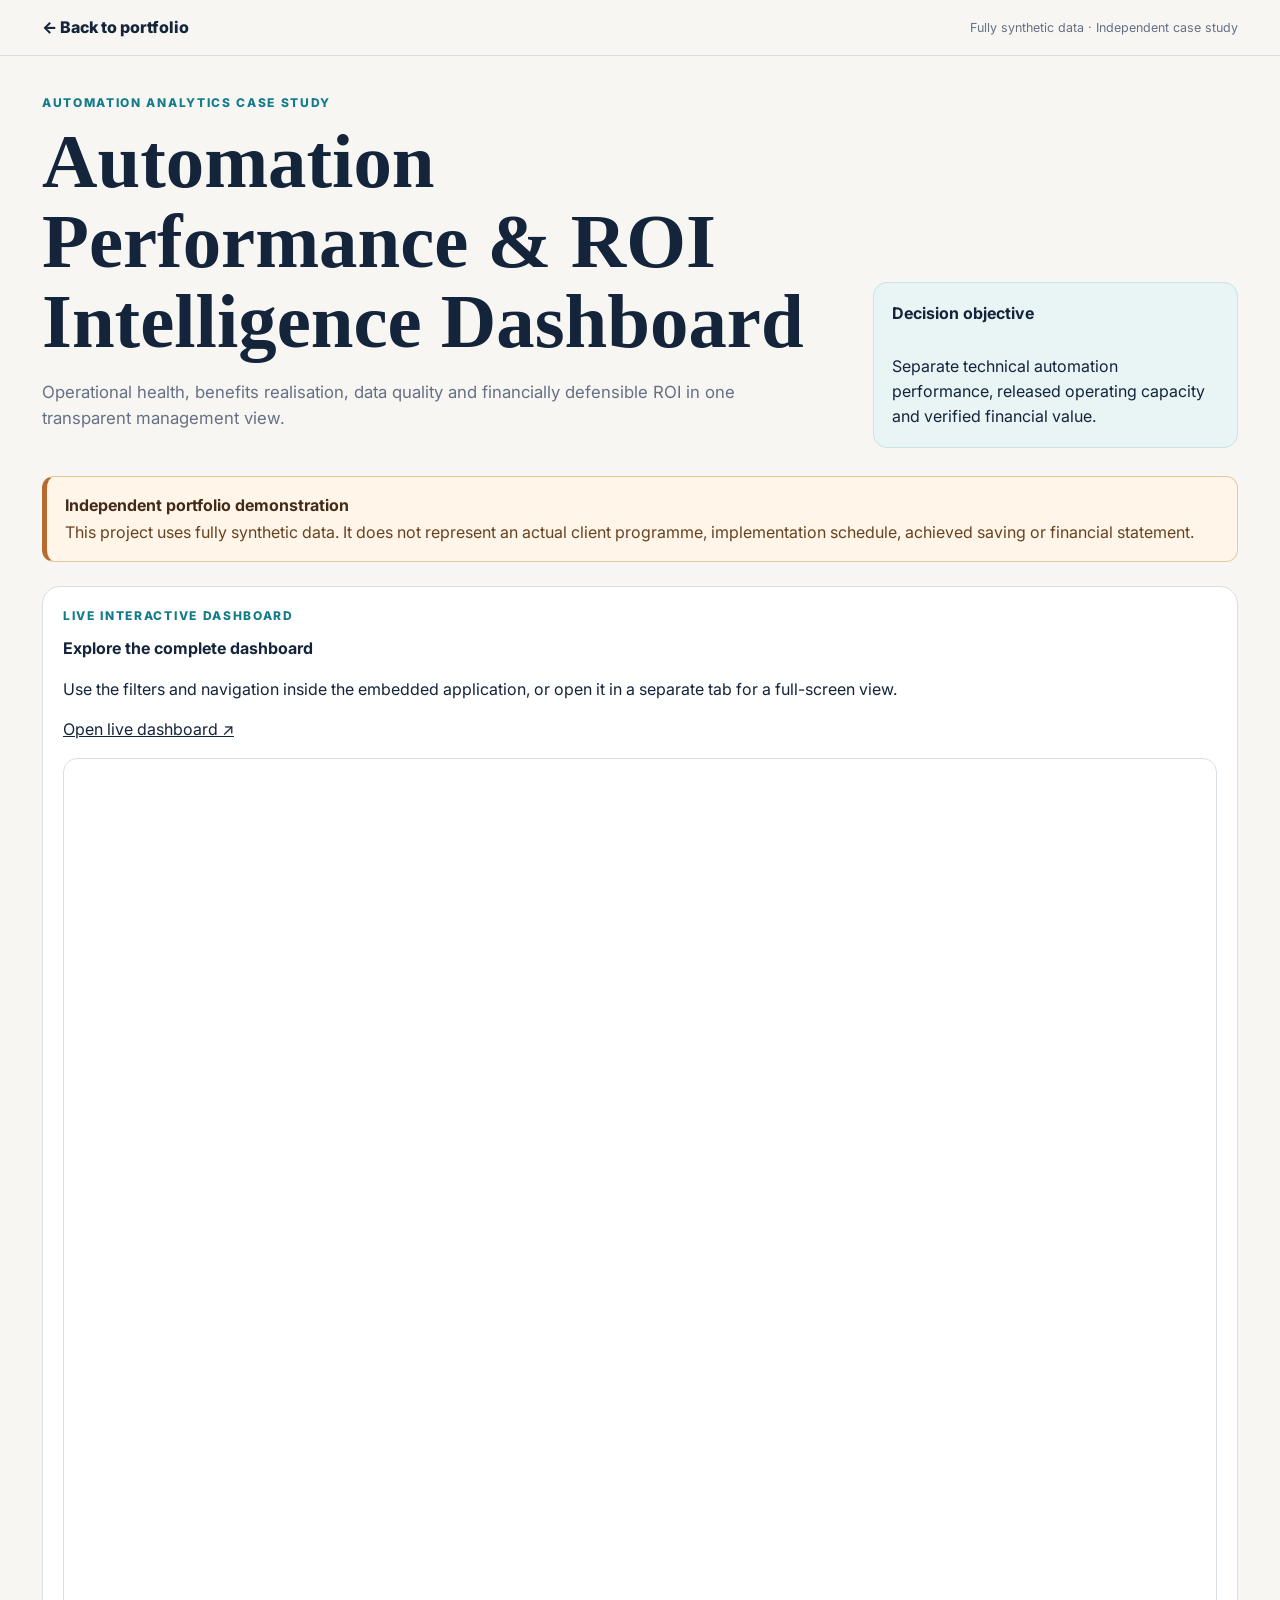
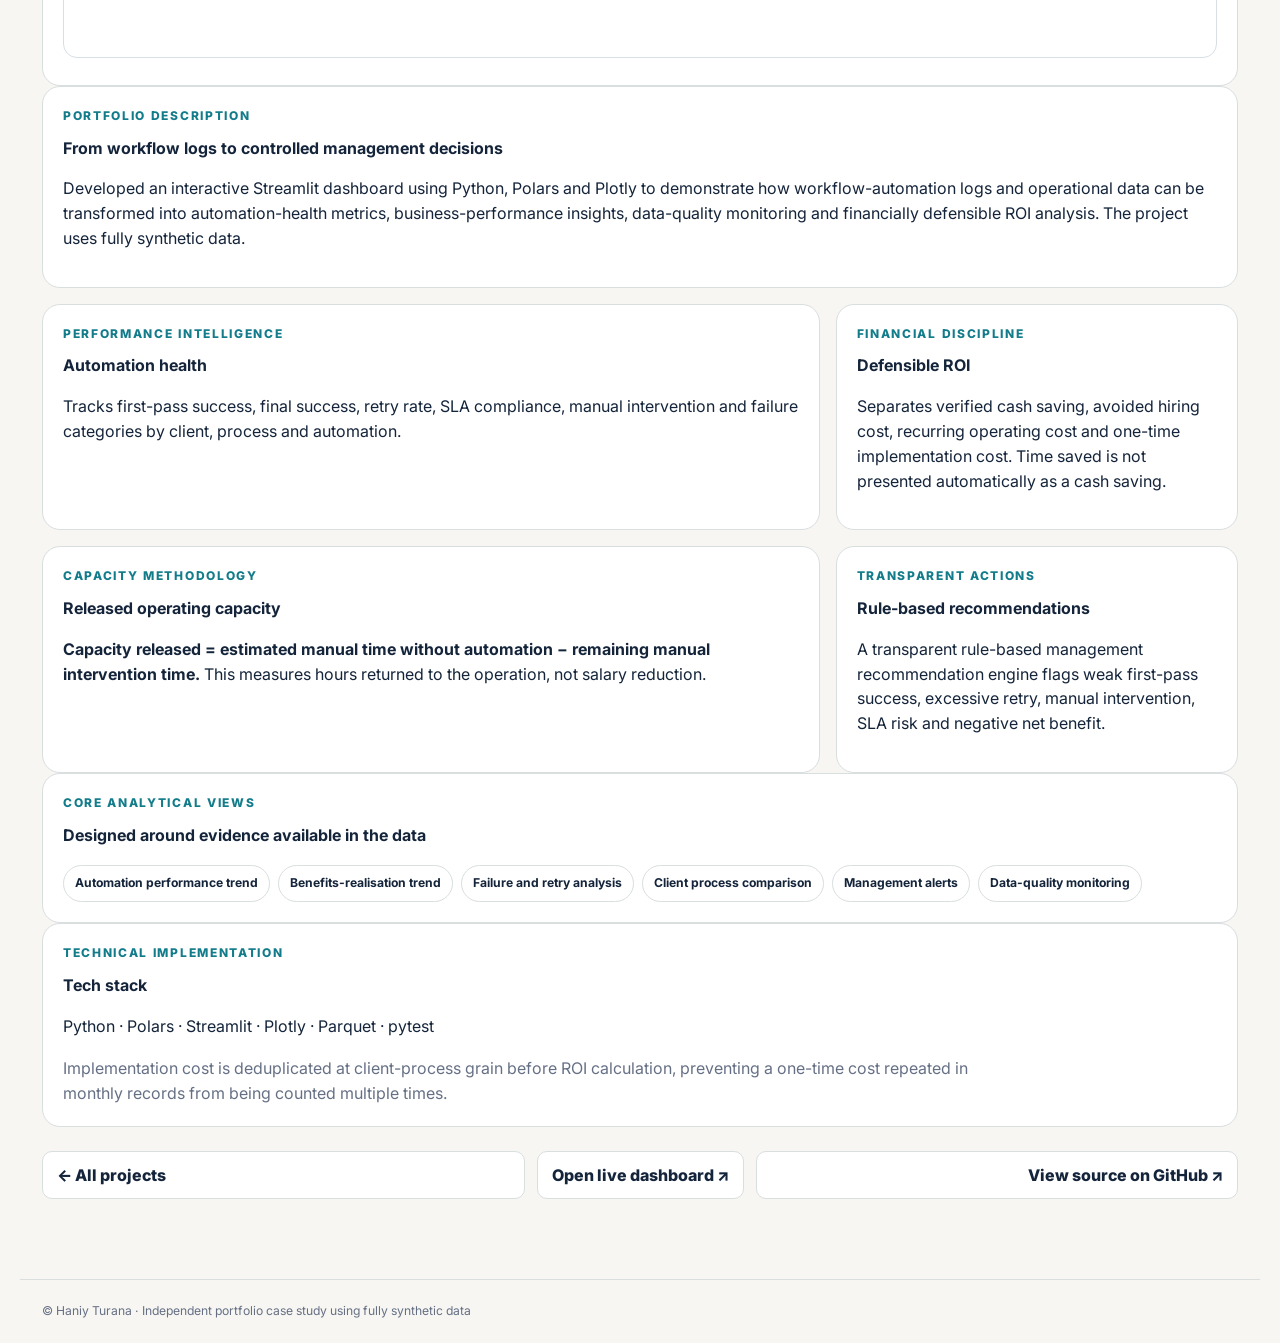
<file: projects/automation-intelligence.html>
<!DOCTYPE html>
<html lang="en">
<head>
  <meta charset="UTF-8">
  <meta name="viewport" content="width=device-width, initial-scale=1">
  <meta name="description" content="Automation performance and ROI intelligence dashboard case study using fully synthetic data">
  <title>Automation Performance &amp; ROI Intelligence Dashboard | Haniy Turana</title>
  <link rel="preconnect" href="https://fonts.googleapis.com">
  <link rel="preconnect" href="https://fonts.gstatic.com" crossorigin>
  <link href="https://fonts.googleapis.com/css2?family=Inter:wght@400;500;600;700;800&amp;display=swap" rel="stylesheet">
  <link rel="stylesheet" href="dashboard.css">
</head>
<body>
  <a class="skip-link" href="#main-content">Skip to case study content</a>
  <header class="dash-header"><a class="back-link" href="../index.html#projects">← Back to portfolio</a><span class="demo-badge">Fully synthetic data · Independent case study</span></header>
  <main id="main-content" class="dashboard-shell">
    <section class="dash-hero"><div><p class="eyebrow">Automation analytics case study</p><h1>Automation Performance &amp; ROI Intelligence Dashboard</h1><p>Operational health, benefits realisation, data quality and financially defensible ROI in one transparent management view.</p></div><div class="objective-banner"><strong>Decision objective</strong><br>Separate technical automation performance, released operating capacity and verified financial value.</div></section>
    <aside class="case-disclaimer"><strong>Independent portfolio demonstration</strong>This project uses fully synthetic data. It does not represent an actual client programme, implementation schedule, achieved saving or financial statement.</aside>
    <section class="panel">
      <p class="eyebrow">Live interactive dashboard</p>
      <h2>Explore the complete dashboard</h2>
      <p>Use the filters and navigation inside the embedded application, or open it in a separate tab for a full-screen view.</p>
      <p><a class="project-link" href="https://automation-performance-roi.streamlit.app/" target="_blank" rel="noopener noreferrer">Open live dashboard ↗</a></p>
      <iframe
        src="https://automation-performance-roi.streamlit.app/?embed=true&amp;embed_options=light_theme"
        title="Automation Performance and ROI Intelligence live dashboard"
        loading="lazy"
        allow="fullscreen"
        style="width:100%;height:900px;border:1px solid #d8e0e5;border-radius:14px;background:#fff;"
      ></iframe>
    </section>
    <section class="panel"><p class="eyebrow">Portfolio description</p><h2>From workflow logs to controlled management decisions</h2><p>Developed an interactive Streamlit dashboard using Python, Polars and Plotly to demonstrate how workflow-automation logs and operational data can be transformed into automation-health metrics, business-performance insights, data-quality monitoring and financially defensible ROI analysis. The project uses fully synthetic data.</p></section>
    <section class="grid-2">
      <article class="panel"><p class="eyebrow">Performance intelligence</p><h2>Automation health</h2><p>Tracks first-pass success, final success, retry rate, SLA compliance, manual intervention and failure categories by client, process and automation.</p></article>
      <article class="panel"><p class="eyebrow">Financial discipline</p><h2>Defensible ROI</h2><p>Separates verified cash saving, avoided hiring cost, recurring operating cost and one-time implementation cost. Time saved is not presented automatically as a cash saving.</p></article>
      <article class="panel"><p class="eyebrow">Capacity methodology</p><h2>Released operating capacity</h2><p><strong>Capacity released = estimated manual time without automation − remaining manual intervention time.</strong> This measures hours returned to the operation, not salary reduction.</p></article>
      <article class="panel"><p class="eyebrow">Transparent actions</p><h2>Rule-based recommendations</h2><p>A transparent rule-based management recommendation engine flags weak first-pass success, excessive retry, manual intervention, SLA risk and negative net benefit.</p></article>
    </section>
    <section class="panel"><p class="eyebrow">Core analytical views</p><h2>Designed around evidence available in the data</h2><div class="enhancement-grid"><span>Automation performance trend</span><span>Benefits-realisation trend</span><span>Failure and retry analysis</span><span>Client process comparison</span><span>Management alerts</span><span>Data-quality monitoring</span></div></section>
    <section class="panel"><p class="eyebrow">Technical implementation</p><h2>Tech stack</h2><p>Python · Polars · Streamlit · Plotly · Parquet · pytest</p><p class="framework-note">Implementation cost is deduplicated at client-process grain before ROI calculation, preventing a one-time cost repeated in monthly records from being counted multiple times.</p></section>
    <nav class="project-pagination" aria-label="Case study pagination"><a href="../index.html#projects">← All projects</a><a href="https://automation-performance-roi.streamlit.app/" target="_blank" rel="noopener noreferrer">Open live dashboard ↗</a><a href="https://github.com/haniyturana/haniyturana.github.io/tree/main/automation-performance-dashboard" target="_blank" rel="noopener noreferrer">View source on GitHub ↗</a></nav>
  </main>
  <footer>© Haniy Turana · Independent portfolio case study using fully synthetic data</footer>
</body>
</html>
</file>
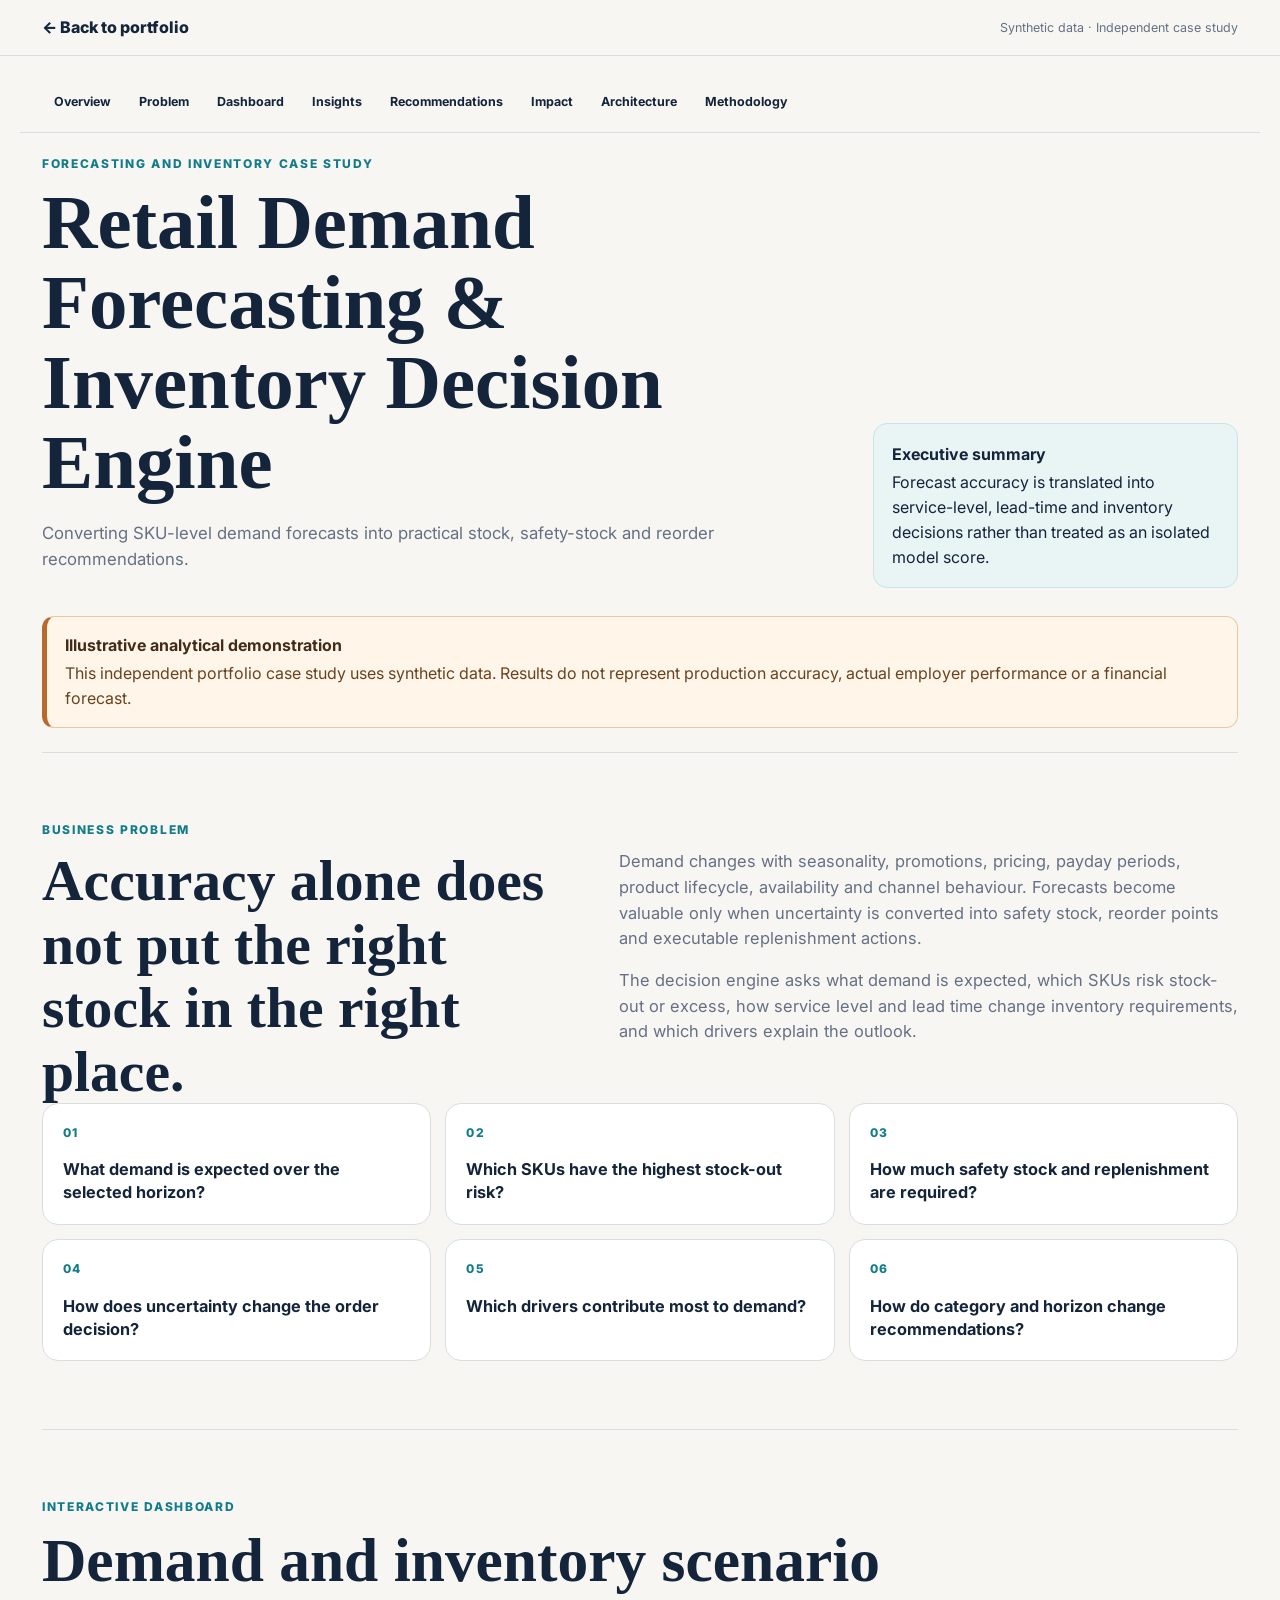
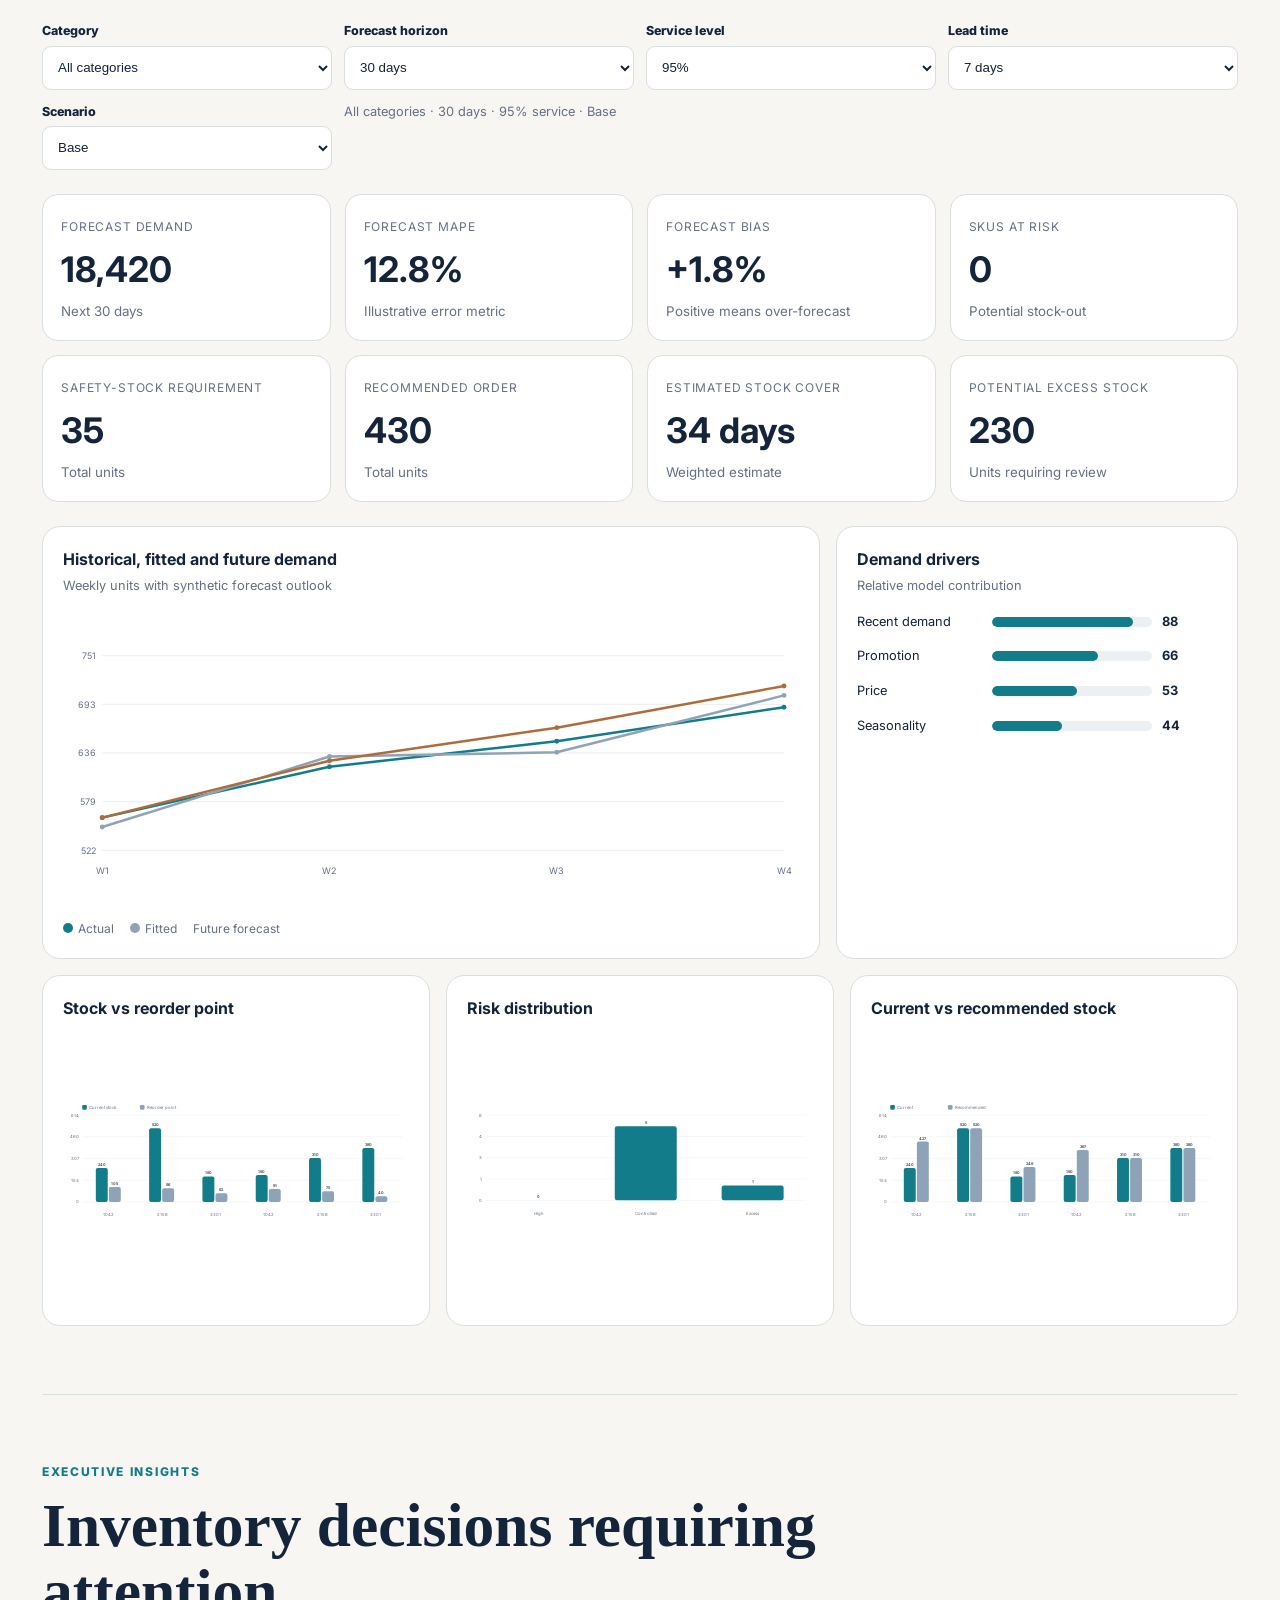
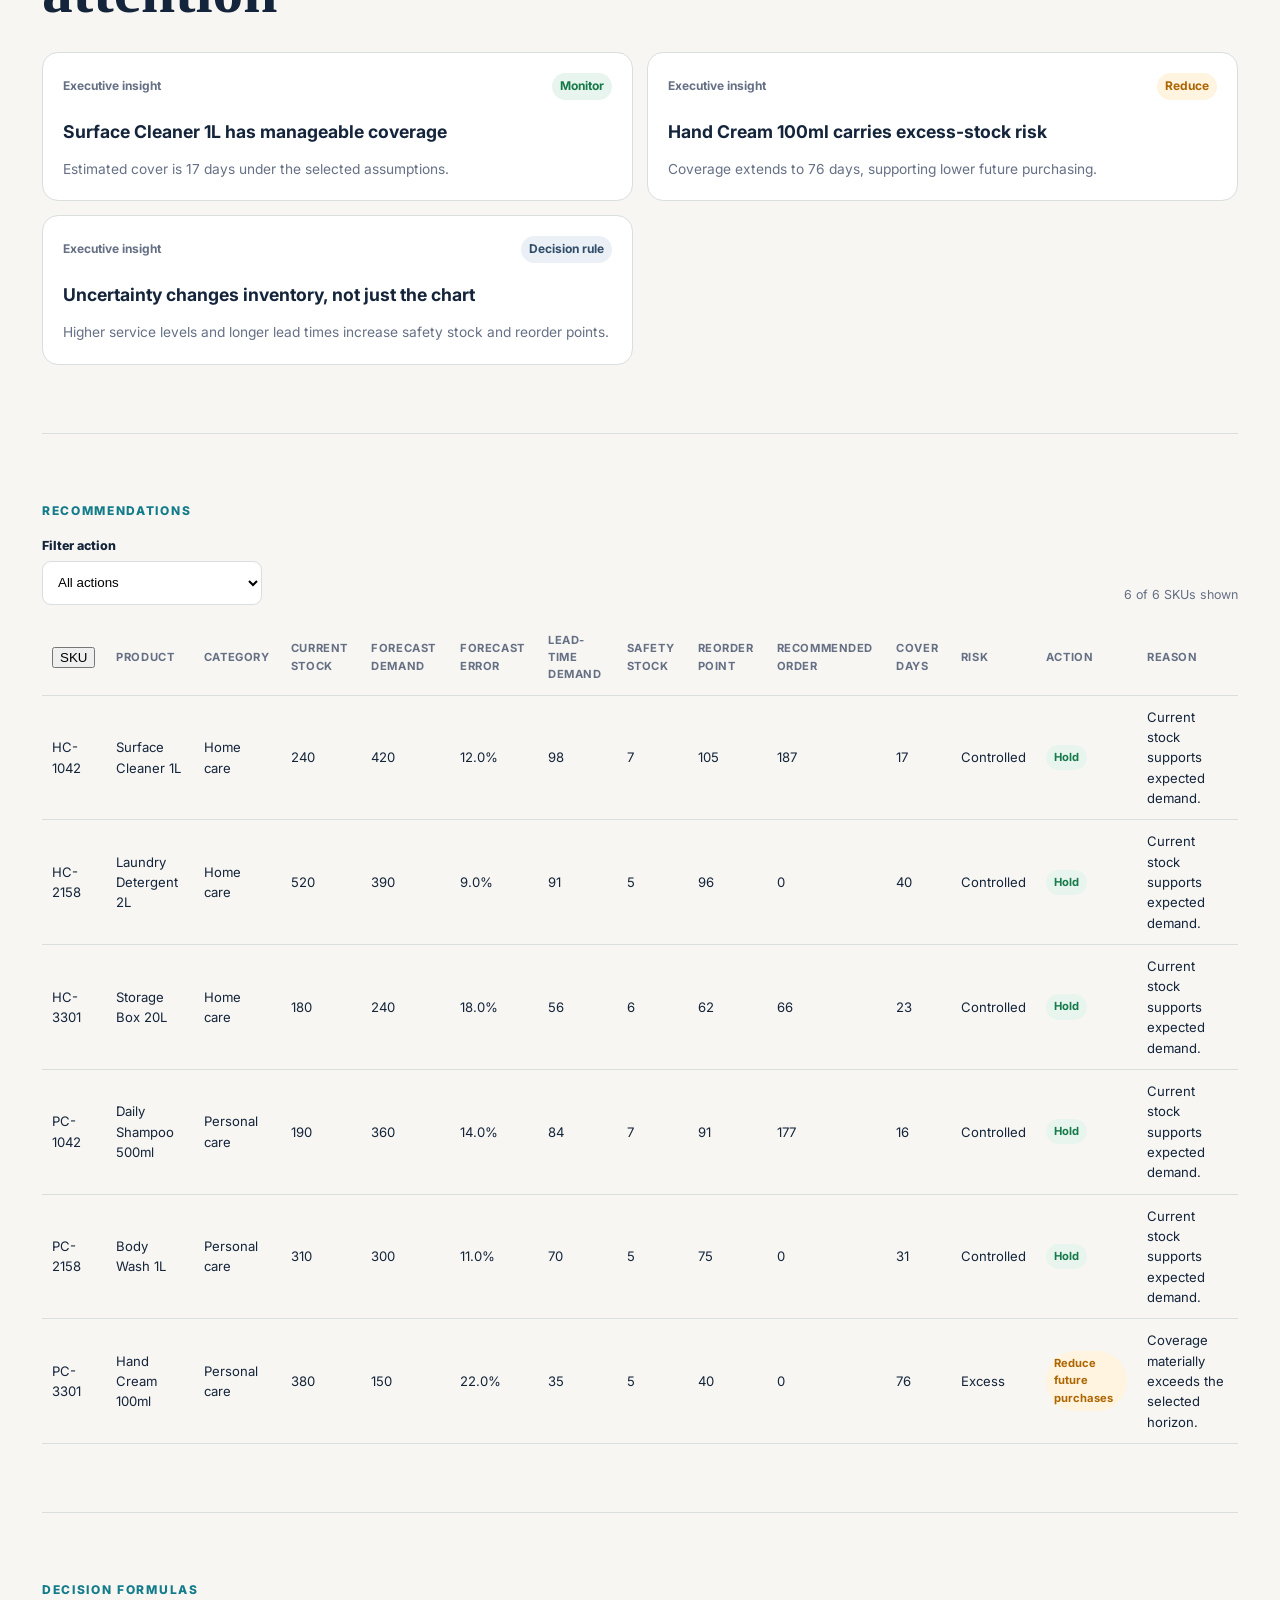
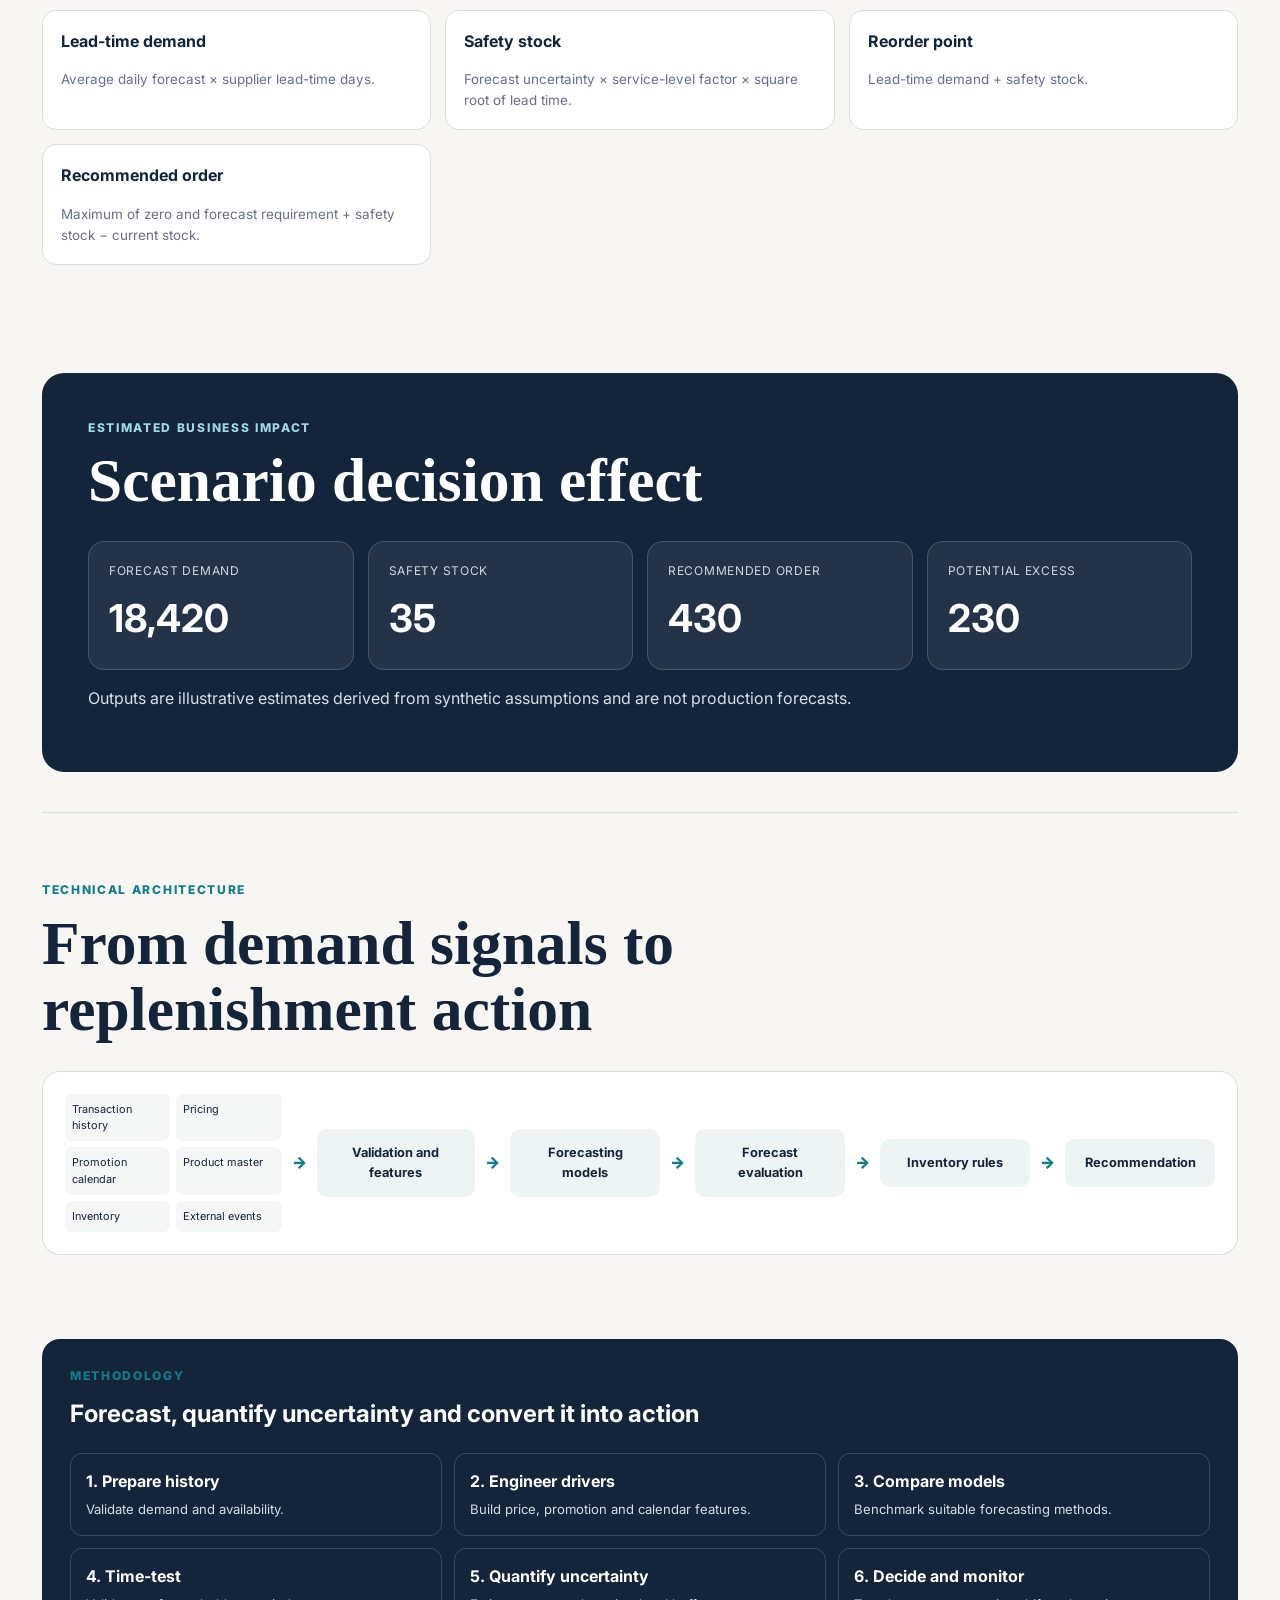
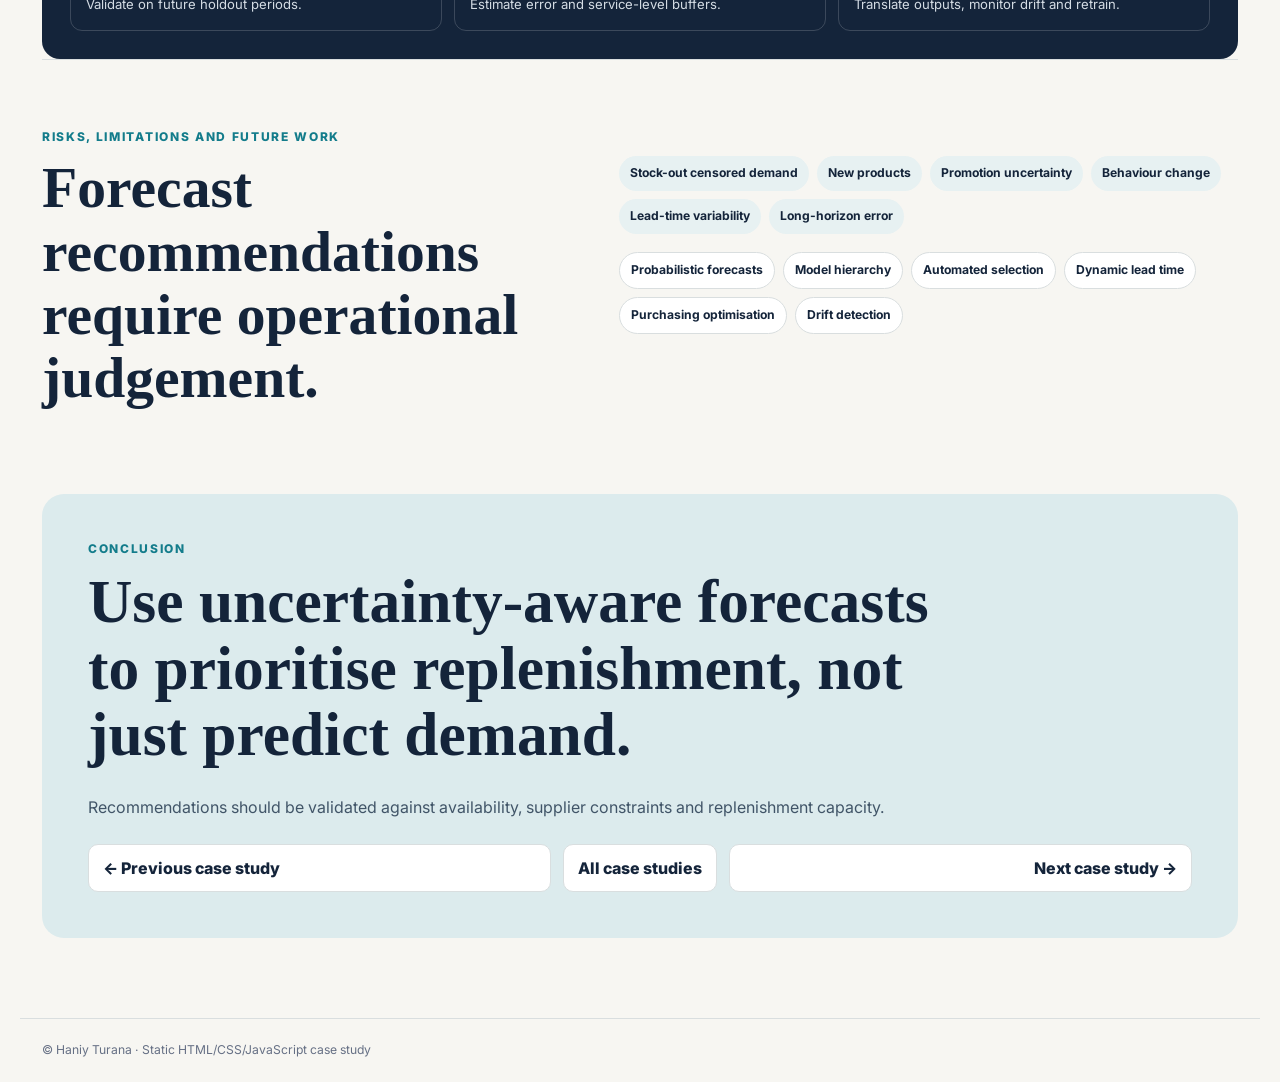
<file: projects/forecasting.html>
<!DOCTYPE html><html lang="en"><head><meta charset="UTF-8"><meta name="viewport" content="width=device-width,initial-scale=1"><meta name="description" content="Synthetic retail demand forecasting and inventory decision case study by Haniy Turana."><title>Retail Demand Forecasting & Inventory Decision Engine | Haniy Turana</title><link rel="preconnect" href="https://fonts.googleapis.com"><link rel="preconnect" href="https://fonts.gstatic.com" crossorigin><link href="https://fonts.googleapis.com/css2?family=Inter:wght@400;500;600;700;800&display=swap" rel="stylesheet"><link rel="stylesheet" href="dashboard.css?v=3"></head><body>
<a class="skip-link" href="#main-content">Skip to case study content</a>
<header class="dash-header"><a class="back-link" href="../index.html#projects">← Back to portfolio</a><span class="demo-badge">Synthetic data · Independent case study</span></header>
<nav class="case-nav" aria-label="Forecasting case study contents"><a href="#overview">Overview</a><a href="#problem">Problem</a><a href="#dashboard">Dashboard</a><a href="#insights">Insights</a><a href="#recommendations">Recommendations</a><a href="#impact">Impact</a><a href="#architecture">Architecture</a><a href="#methodology">Methodology</a></nav>
<main class="dashboard-shell" id="main-content">
<section class="dash-hero" id="overview"><div><p class="eyebrow">Forecasting and inventory case study</p><h1>Retail Demand Forecasting &amp; Inventory Decision Engine</h1><p>Converting SKU-level demand forecasts into practical stock, safety-stock and reorder recommendations.</p></div><div class="objective-banner"><strong>Executive summary</strong>Forecast accuracy is translated into service-level, lead-time and inventory decisions rather than treated as an isolated model score.</div></section>
<aside class="case-disclaimer"><strong>Illustrative analytical demonstration</strong>This independent portfolio case study uses synthetic data. Results do not represent production accuracy, actual employer performance or a financial forecast.</aside>
<section class="case-section" id="problem"><p class="eyebrow">Business problem</p><div class="section-intro"><h2>Accuracy alone does not put the right stock in the right place.</h2><div><p>Demand changes with seasonality, promotions, pricing, payday periods, product lifecycle, availability and channel behaviour. Forecasts become valuable only when uncertainty is converted into safety stock, reorder points and executable replenishment actions.</p><p>The decision engine asks what demand is expected, which SKUs risk stock-out or excess, how service level and lead time change inventory requirements, and which drivers explain the outlook.</p></div></div><div class="question-grid"><article><span>01</span><h3>What demand is expected over the selected horizon?</h3></article><article><span>02</span><h3>Which SKUs have the highest stock-out risk?</h3></article><article><span>03</span><h3>How much safety stock and replenishment are required?</h3></article><article><span>04</span><h3>How does uncertainty change the order decision?</h3></article><article><span>05</span><h3>Which drivers contribute most to demand?</h3></article><article><span>06</span><h3>How do category and horizon change recommendations?</h3></article></div></section>
<section class="case-section" id="dashboard"><p class="eyebrow">Interactive dashboard</p><h2>Demand and inventory scenario</h2>
<div class="control-grid"><label>Category<select id="category"><option value="all">All categories</option><option value="home">Home care</option><option value="personal">Personal care</option></select></label><label>Forecast horizon<select id="horizon"><option value="30">30 days</option><option value="60">60 days</option><option value="90">90 days</option></select></label><label>Service level<select id="serviceLevel"><option value="90">90%</option><option value="95" selected>95%</option><option value="98">98%</option></select></label><label>Lead time<select id="leadTime"><option value="3">3 days</option><option value="7" selected>7 days</option><option value="14">14 days</option><option value="21">21 days</option></select></label><label>Scenario<select id="demandScenario"><option value="base">Base</option><option value="promotion">Promotion uplift</option><option value="slowdown">Demand slowdown</option></select></label><span id="filterStatus" class="panel-sub" aria-live="polite">All categories · 30 days · 95% service</span></div>
<section class="kpi-grid"><div class="kpi"><span>Forecast demand</span><strong id="demandKpi">18,420</strong><small id="demandNote">Next 30 days</small></div><div class="kpi"><span>Forecast MAPE</span><strong id="mapeKpi">12.8%</strong><small>Illustrative error metric</small></div><div class="kpi"><span>Forecast bias</span><strong id="biasKpi">+1.8%</strong><small>Positive means over-forecast</small></div><div class="kpi"><span>SKUs at risk</span><strong id="riskKpi">37</strong><small>Potential stock-out</small></div><div class="kpi"><span>Safety-stock requirement</span><strong id="safetyKpi">1,240</strong><small>Total units</small></div><div class="kpi"><span>Recommended order</span><strong id="orderKpi">5,860</strong><small>Total units</small></div><div class="kpi"><span>Estimated stock cover</span><strong id="coverKpi">24 days</strong><small>Weighted estimate</small></div><div class="kpi"><span>Potential excess stock</span><strong id="excessKpi">980</strong><small>Units requiring review</small></div></section>
<div class="grid-2"><section class="panel"><h2>Historical, fitted and future demand</h2><p class="panel-sub">Weekly units with synthetic forecast outlook</p><div id="forecastChart" class="chart" aria-describedby="forecastChartDescription"></div><p class="sr-only" id="forecastChartDescription">Line chart comparing actual, fitted and future forecast demand.</p><div class="legend"><span><i></i>Actual</span><span class="second"><i></i>Fitted</span><span>Future forecast</span></div></section><section class="panel"><h2>Demand drivers</h2><p class="panel-sub">Relative model contribution</p><div class="bar-list" id="driverList"></div></section></div>
<div class="chart-grid"><section class="panel"><h2>Stock vs reorder point</h2><div class="chart-wrap compact" id="stockChart"></div></section><section class="panel"><h2>Risk distribution</h2><div class="chart-wrap compact" id="riskChart"></div></section><section class="panel"><h2>Current vs recommended stock</h2><div class="chart-wrap compact" id="recommendedChart"></div></section></div>
</section>
<section class="case-section" id="insights"><p class="eyebrow">Executive insights</p><h2>Inventory decisions requiring attention</h2><div class="insight-grid" id="forecastInsights"></div></section>
<section class="case-section" id="recommendations"><p class="eyebrow">Recommendations</p><div class="table-tools"><label>Filter action<select id="forecastActionFilter"><option value="all">All actions</option><option>Reorder</option><option>Monitor</option><option>Hold</option><option>Reduce future purchases</option><option>Review forecast</option></select></label><span id="forecastTableStatus" class="small-note"></span></div><div class="table-wrap"><table class="data-table"><thead><tr><th><button data-sort-key="sku">SKU</button></th><th>Product</th><th>Category</th><th>Current stock</th><th>Forecast demand</th><th>Forecast error</th><th>Lead-time demand</th><th>Safety stock</th><th>Reorder point</th><th>Recommended order</th><th>Cover days</th><th>Risk</th><th>Action</th><th>Reason</th></tr></thead><tbody id="recommendationRows"></tbody></table></div></section>
<section class="case-section"><p class="eyebrow">Decision formulas</p><div class="formula-grid"><article><h3>Lead-time demand</h3><p>Average daily forecast × supplier lead-time days.</p></article><article><h3>Safety stock</h3><p>Forecast uncertainty × service-level factor × square root of lead time.</p></article><article><h3>Reorder point</h3><p>Lead-time demand + safety stock.</p></article><article><h3>Recommended order</h3><p>Maximum of zero and forecast requirement + safety stock − current stock.</p></article></div></section>
<section class="impact-section" id="impact"><p class="eyebrow">Estimated business impact</p><h2>Scenario decision effect</h2><div class="impact-grid" id="forecastImpact"></div><p class="impact-copy">Outputs are illustrative estimates derived from synthetic assumptions and are not production forecasts.</p></section>
<section class="case-section" id="architecture"><p class="eyebrow">Technical architecture</p><h2>From demand signals to replenishment action</h2><div class="architecture-flow"><div class="source-stack"><span>Transaction history</span><span>Pricing</span><span>Promotion calendar</span><span>Product master</span><span>Inventory</span><span>External events</span></div><i>→</i><strong>Validation and features</strong><i>→</i><strong>Forecasting models</strong><i>→</i><strong>Forecast evaluation</strong><i>→</i><strong>Inventory rules</strong><i>→</i><strong>Recommendation</strong></div></section>
<section class="method-panel" id="methodology"><p class="eyebrow">Methodology</p><h2>Forecast, quantify uncertainty and convert it into action</h2><div class="method-grid six-step"><div><strong>1. Prepare history</strong><span>Validate demand and availability.</span></div><div><strong>2. Engineer drivers</strong><span>Build price, promotion and calendar features.</span></div><div><strong>3. Compare models</strong><span>Benchmark suitable forecasting methods.</span></div><div><strong>4. Time-test</strong><span>Validate on future holdout periods.</span></div><div><strong>5. Quantify uncertainty</strong><span>Estimate error and service-level buffers.</span></div><div><strong>6. Decide and monitor</strong><span>Translate outputs, monitor drift and retrain.</span></div></div></section>
<section class="case-section"><p class="eyebrow">Risks, limitations and future work</p><div class="section-intro"><h2>Forecast recommendations require operational judgement.</h2><div><div class="limitation-grid"><span>Stock-out censored demand</span><span>New products</span><span>Promotion uncertainty</span><span>Behaviour change</span><span>Lead-time variability</span><span>Long-horizon error</span></div><div class="enhancement-grid"><span>Probabilistic forecasts</span><span>Model hierarchy</span><span>Automated selection</span><span>Dynamic lead time</span><span>Purchasing optimisation</span><span>Drift detection</span></div></div></div></section>
<section class="final-recommendation"><p class="eyebrow">Conclusion</p><h2>Use uncertainty-aware forecasts to prioritise replenishment, not just predict demand.</h2><p id="forecastConclusion">Recommendations should be validated against availability, supplier constraints and replenishment capacity.</p><div class="project-pagination"><a href="space-range.html">← Previous case study</a><a href="../index.html#projects">All case studies</a><a href="reconciliation.html">Next case study →</a></div></section>
</main><footer>© Haniy Turana · Static HTML/CSS/JavaScript case study</footer><script src="dashboard.js?v=3"></script><script type="text/plain" id="legacyForecastCode">
const forecastData={
 all:{label:'all categories',mape:12.8,demand:18420,risk:37,order:5860,actual:[380,420,395,470,510,495,540,575,560,620,650,690],forecast:[370,405,420,455,500,515,535,565,590,610,640,675],drivers:[88,66,53,44],rows:[['SKU-1042','Surface Cleaner 1L',240,410,85],['SKU-2158','Storage Box 20L',520,390,90],['SKU-3301','Daily Shampoo 500ml',180,235,60],['SKU-4810','Body Wash 1L',720,460,110]]},
 home:{label:'Home care',mape:11.6,demand:10480,risk:21,order:3320,actual:[225,245,230,270,295,285,310,330,320,355,370,395],forecast:[218,238,242,263,288,296,307,324,338,350,366,388],drivers:[91,54,48,39],rows:[['HC-1042','Surface Cleaner 1L',240,410,85],['HC-2158','Storage Box 20L',520,390,90],['HC-3301','Laundry Detergent 2L',180,285,70],['HC-4810','Microfibre Cloth',720,460,110]]},
 personal:{label:'Personal care',mape:13.9,demand:7940,risk:16,order:2540,actual:[155,175,165,200,215,210,230,245,240,265,280,295],forecast:[152,167,178,192,212,219,228,241,252,260,274,287],drivers:[84,72,61,49],rows:[['PC-1042','Daily Shampoo 500ml',190,330,75],['PC-2158','Body Wash 1L',310,295,80],['PC-3301','Facial Cleanser 150ml',145,220,55],['PC-4810','Hand Cream 100ml',380,245,65]]}
};
const horizonSettings={30:{weeks:4,factor:1,mape:0,risk:1,order:1},60:{weeks:8,factor:1.92,mape:.8,risk:1.19,order:1.82},90:{weeks:12,factor:2.78,mape:1.5,risk:1.38,order:2.55}};
const driverNames=['Recent demand','Campaign','Price','Seasonality'];
function renderForecast(){
 const category=document.getElementById('category').value;
 const days=document.getElementById('horizon').value;
 const data=forecastData[category],setting=horizonSettings[days];
 const labels=Array.from({length:setting.weeks},(_,i)=>`W${i+1}`);
 document.getElementById('mapeKpi').textContent=`${(data.mape+setting.mape).toFixed(1)}%`;
 document.getElementById('demandKpi').textContent=Math.round(data.demand*setting.factor).toLocaleString();
 document.getElementById('demandNote').textContent=`Next ${days} days`;
 document.getElementById('riskKpi').textContent=Math.round(data.risk*setting.risk);
 document.getElementById('orderKpi').textContent=Math.round(data.order*setting.order).toLocaleString();
 document.getElementById('filterStatus').textContent=`Showing ${data.label} · next ${days} days`;
 document.getElementById('forecastHeading').textContent=`${days}-day forecast`;
 svgLineChart(document.getElementById('forecastChart'),[{values:data.actual.slice(0,setting.weeks)},{values:data.forecast.slice(0,setting.weeks)}],labels);
 document.getElementById('driverList').innerHTML=data.drivers.map((value,i)=>`<div class="bar-row"><span>${driverNames[i]}</span><div class="bar-track"><div class="bar-fill" style="width:${value}%"></div></div><b>${value}</b></div>`).join('');
 document.getElementById('recommendationRows').innerHTML=data.rows.map(row=>{const forecast=Math.round(row[3]*setting.factor),order=Math.max(0,forecast+row[4]-row[2]);const status=order>150?['bad','Order now']:order>0?['warn','Review']:['good','Healthy'];return `<tr><td>${row[0]}</td><td>${row[1]}</td><td>${row[2]}</td><td>${forecast}</td><td>${row[4]}</td><td>${order}</td><td><span class="badge ${status[0]}">${status[1]}</span></td></tr>`}).join('');
}
document.getElementById('category').addEventListener('change',renderForecast);
document.getElementById('horizon').addEventListener('change',renderForecast);
renderForecast();
</script><script src="forecasting-case.js"></script></body></html>
</file>
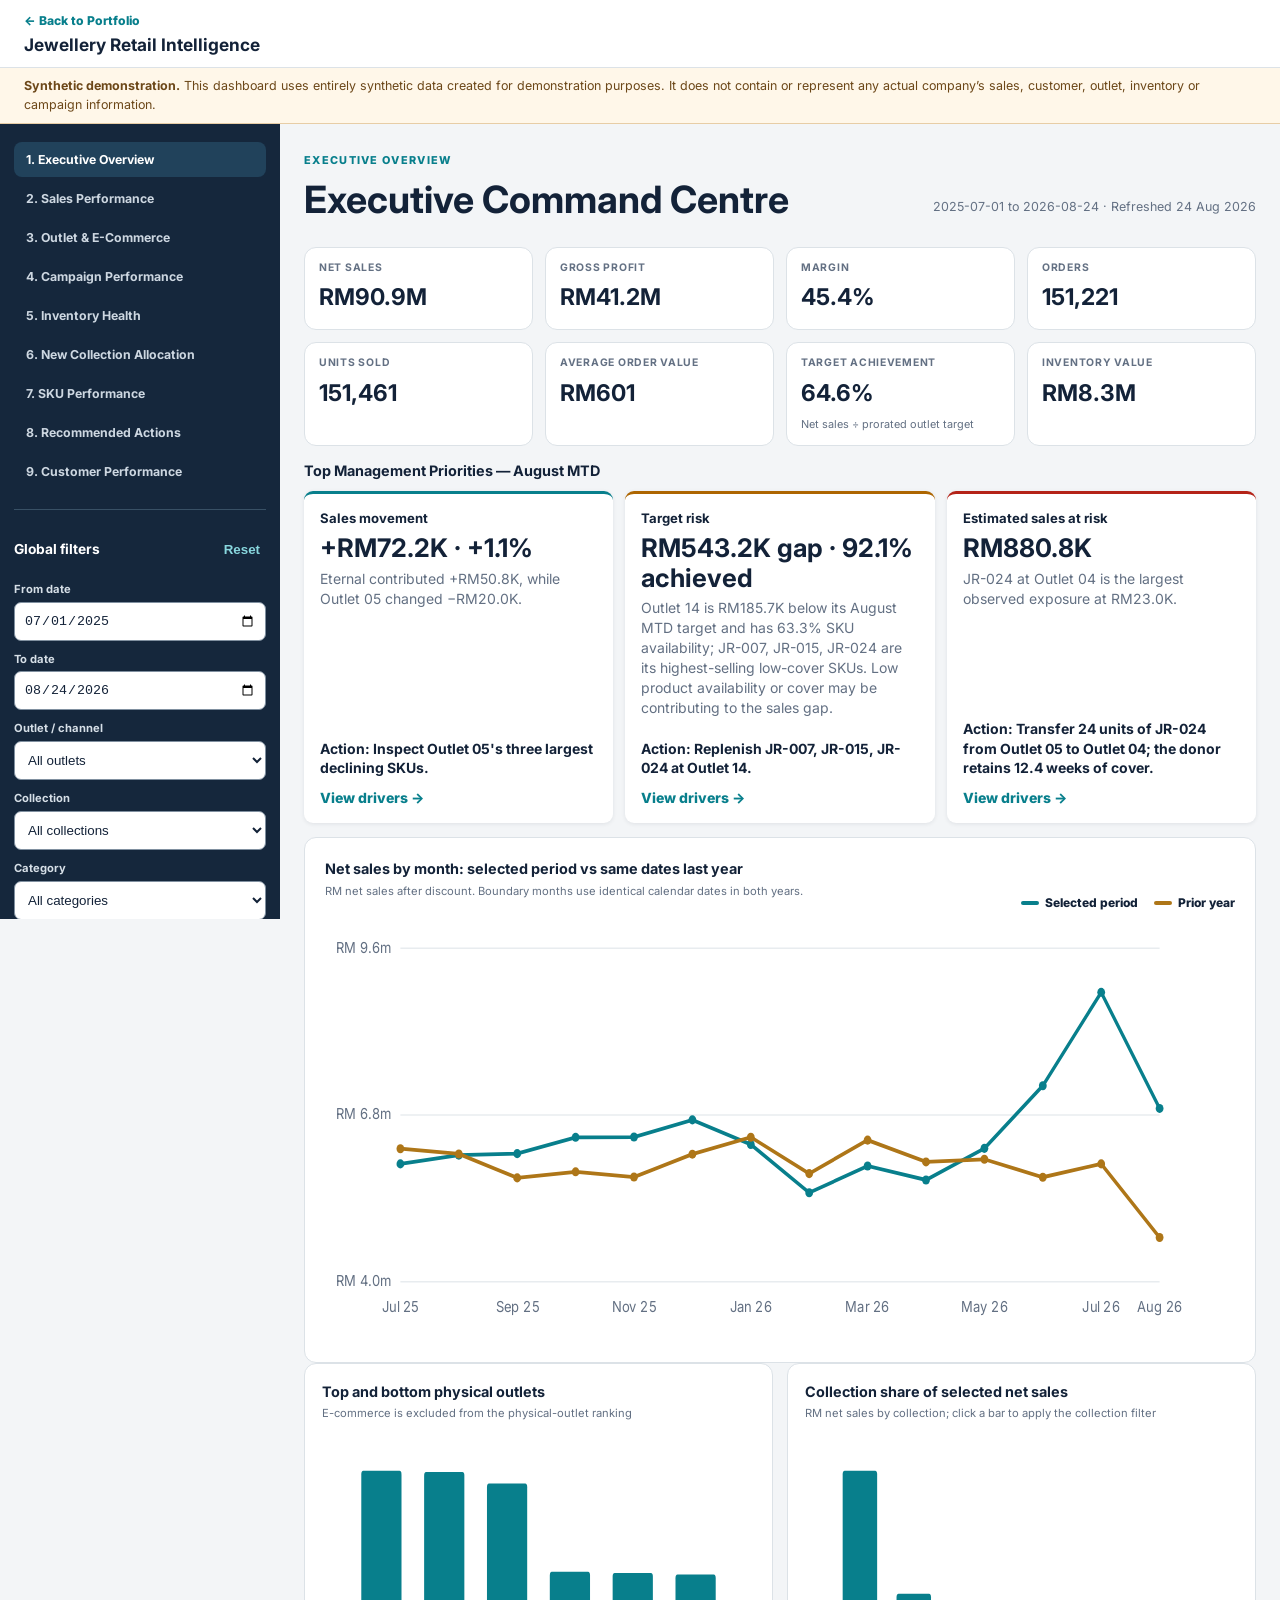
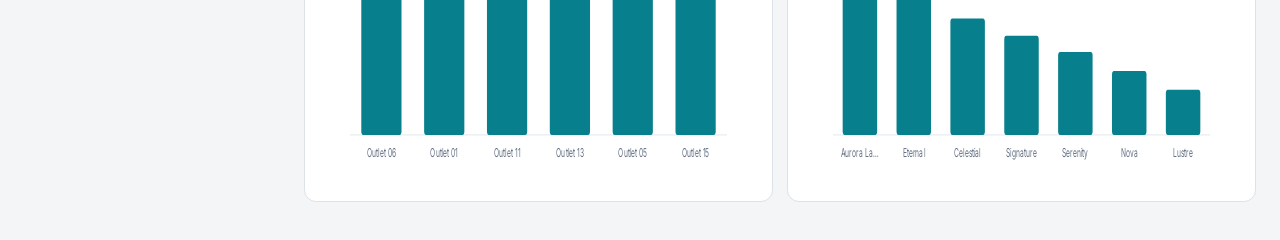
<file: projects/jewellery-retail-intelligence.html>
<!doctype html><html lang="en"><head><meta charset="UTF-8"><meta name="viewport" content="width=device-width,initial-scale=1"><meta name="description" content="Interactive synthetic jewellery retail intelligence dashboard"><link rel="icon" href="data:image/svg+xml,%3Csvg xmlns='http://www.w3.org/2000/svg' viewBox='0 0 32 32'%3E%3Ccircle cx='16' cy='16' r='14' fill='%23087f8c'/%3E%3Cpath d='M9 14l7-7 7 7-7 11z' fill='white'/%3E%3C/svg%3E"><title>Jewellery Retail Intelligence Dashboard | Haniy Turana</title><link rel="preconnect" href="https://fonts.googleapis.com"><link rel="preconnect" href="https://fonts.gstatic.com" crossorigin><link href="https://fonts.googleapis.com/css2?family=Inter:wght@400;500;600;700;800&display=swap" rel="stylesheet"><link rel="stylesheet" href="jewellery-retail-intelligence.css?v=15"></head><body>
<a class="skip-link" href="#dashboardMain">Skip to dashboard</a>
<header class="app-header"><div><a href="../index.html#projects" class="back-link">← Back to Portfolio</a><h1>Jewellery Retail Intelligence</h1></div><button id="menuToggle" type="button" aria-expanded="false" aria-controls="sidebar">Filters &amp; pages</button></header>
<aside class="data-notice"><strong>Synthetic demonstration.</strong> This dashboard uses entirely synthetic data created for demonstration purposes. It does not contain or represent any actual company’s sales, customer, outlet, inventory or campaign information.</aside>
<div class="app-shell">
<aside id="sidebar" class="sidebar"><nav aria-label="Dashboard pages" id="pageNav"><button class="nav-item active" data-page="executive">1. Executive Overview</button><button class="nav-item" data-page="sales">2. Sales Performance</button><button class="nav-item" data-page="outlets">3. Outlet &amp; E-Commerce</button><button class="nav-item" data-page="campaigns">4. Campaign Performance</button><button class="nav-item" data-page="inventory">5. Inventory Health</button><button class="nav-item" data-page="allocation">6. New Collection Allocation</button><button class="nav-item" data-page="sku">7. SKU Performance</button><button class="nav-item" data-page="actions">8. Recommended Actions</button><button class="nav-item" data-page="customers">9. Customer Performance</button></nav>
<section class="filters"><div class="filter-title"><h2>Global filters</h2><button id="resetFilters" type="button">Reset</button></div><label>From date<input id="dateFrom" type="date"></label><label>To date<input id="dateTo" type="date"></label><label>Outlet / channel<select id="outletFilter"></select></label><label>Collection<select id="collectionFilter"></select></label><label>Category<select id="categoryFilter"></select></label><label>SKU<select id="skuFilter"></select></label><label>Campaign<select id="campaignFilter"></select></label><p id="filterStatus" role="status" aria-live="polite"></p></section></aside>
<main id="dashboardMain" class="dashboard-main">
<section class="view active" data-view="executive"><div class="view-head"><div><span>Executive Overview</span><h2>Executive Command Centre</h2></div><p id="executivePeriod"></p></div><div id="executiveKpis" class="kpi-grid compact"></div><section id="managementPriorities" class="management-priorities" aria-labelledby="managementPrioritiesTitle"><h3 id="managementPrioritiesTitle">Top Management Priorities</h3><div id="executiveDiagnostics" class="priority-grid"></div></section><article class="panel hero-panel"><div class="panel-head"><div><h3>Net sales by month: selected period vs same dates last year</h3><p>RM net sales after discount. Boundary months use identical calendar dates in both years.</p></div><div class="chart-legend"><span class="legend-teal">Selected period</span><span class="legend-gold">Prior year</span></div></div><div id="monthlySalesChart" class="chart hero-chart"></div></article><div class="grid two"><article class="panel"><h3 id="executiveOutletTitle">Top and bottom physical outlets</h3><p id="executiveOutletSub" class="sub">RM net sales; click a bar to apply the outlet filter</p><div id="executiveOutletChart" class="chart large"></div></article><article class="panel"><h3>Collection share of selected net sales</h3><p class="sub">RM net sales by collection; click a bar to apply the collection filter</p><div id="executiveCollectionChart" class="chart large"></div></article></div><div id="monthlyMarginChart" hidden></div></section>
<section class="view" data-view="sales"><div class="view-head"><div><span>Sales Performance</span><h2>Revenue, discount and mix decisions</h2></div></div><div id="salesKpis" class="kpi-grid small"></div><article class="panel hero-panel"><div class="panel-head"><div><h3>Gross sales and weighted discount by month</h3><p>Bars = gross sales before discount (RM, left axis). Line = discount value ÷ gross sales (%, right axis). Boundary months show actual selected days only.</p></div><div class="chart-legend"><span class="legend-teal">Gross sales (RM)</span><span class="legend-gold">Weighted discount (%)</span></div></div><div id="economicsChart" class="chart hero-chart"></div></article><div class="grid two"><article class="panel"><h3>YoY net sales: selected dates vs same dates last year</h3><p>Two RM series use identical calendar-day windows, including partial boundary months.</p><div id="yoySalesChart" class="chart large"></div></article><article class="panel"><h3>Category contribution to net sales</h3><p>Each bar is RM net sales; contribution means category sales ÷ total selected sales. Click to open the affected SKU ranking.</p><div id="categoryChart" class="chart large"></div></article></div><div class="grid two"><article class="panel"><h3>Member-status sales</h3><p>RM net sales; click Member or Non-member to open filtered Customer Performance.</p><div id="salesMemberChart" class="chart"></div></article><article class="panel"><h3>New versus returning customer sales</h3><p>RM net sales; click a lifecycle group to open filtered Customer Performance.</p><div id="salesLifecycleChart" class="chart"></div></article></div><article class="panel"><h3>Product-mix shift by collection</h3><p>Percentage-point change in net-sales share: second half of the selected period minus first half. Positive means the collection gained share, not necessarily that its sales grew.</p><div id="mixChart" class="chart large"></div></article><article class="panel diagnostic"><h3>Quantified insight and recommended action</h3><div id="salesDiagnostics" class="diagnostic-grid"></div></article><div id="dailySalesChart" hidden></div><div id="momSalesChart" hidden></div></section>
<section class="view" data-view="outlets"><div class="view-head"><div><span>Outlet &amp; E-Commerce Performance</span><h2>Channel and location comparison</h2></div></div><div id="outletKpis" class="kpi-grid small"></div><article class="panel hero-panel"><h3>Net sales by outlet/channel</h3><p>RM net sales for the selected dates; click a bar to drill into that outlet.</p><div id="outletSalesChart" class="chart hero-chart"></div></article><div class="grid two"><article class="panel"><h3>Target achievement</h3><p>Selected-period net sales ÷ prorated target (%).</p><div id="outletTargetChart" class="chart large"></div></article><article class="panel"><h3>YoY net-sales growth by outlet</h3><p>Selected dates versus identical dates one year earlier (%).</p><div id="outletYoyChart" class="chart large"></div></article></div><div id="outletMomChart" hidden></div><article class="panel"><h3>Outlet scorecard</h3><div class="table-wrap"><table><thead><tr><th>Outlet/channel</th><th>Net sales (RM)</th><th>Gross profit (RM)</th><th>GP margin</th><th>Orders</th><th>Target achieved</th><th>Availability rate</th><th>Diagnosis</th></tr></thead><tbody id="outletRows"></tbody></table></div></article></section>
<section class="view" data-view="campaigns"><div class="view-head"><div><span>Campaign Performance</span><h2>Matched-period sales and return estimate</h2></div><label class="inline-filter">Campaign<select id="campaignPageFilter"></select></label></div><p class="method-note">Directional matched-period estimate. The comparison controls for duration and day-of-week composition but does not isolate every external demand factor.</p><div id="campaignKpis" class="kpi-grid"></div><div class="grid two"><article class="panel"><h3>Campaign vs matched baseline</h3><div id="campaignCompareChart" class="chart tall"></div></article><article class="panel"><h3>Estimated sales uplift by SKU</h3><div id="campaignContributionChart" class="chart tall"></div></article></div><article class="panel"><h3>Campaign diagnosis</h3><div id="campaignDiagnostics" class="diagnostic-grid"></div></article></section>
<section class="view" data-view="inventory"><div class="view-head"><div><span>Inventory Health</span><h2>Availability, ageing and exposure</h2></div></div><div id="inventoryKpis" class="kpi-grid"></div><div class="grid two"><article class="panel"><h3>Inventory ageing</h3><p>Inventory value by receiving-age band; receiving age is distinct from last-sale age</p><div id="ageChart" class="chart"></div></article><article class="panel"><h3>Outlet allocation variance</h3><p>Actual stock minus demand-based allocation: left = shortage, right = surplus</p><div id="imbalanceChart" class="chart"></div></article></div><article id="inventoryDrillPanel" class="panel inventory-drill" hidden><div class="panel-head"><div><h3 id="inventoryDrillTitle">Inventory drill-down</h3><p id="inventoryDrillSummary"></p></div><button id="clearInventoryDrill" type="button">Clear selection</button></div><div id="inventoryDrillMetrics" class="diagnostic-grid"></div></article><article class="panel"><div class="panel-head"><div><h3>Inventory exceptions</h3><p id="inventoryTableNote">Rules use recent demand, last-sale age and weeks of supply</p></div><label class="inline-filter">Condition<select id="inventoryCondition"><option value="all">All conditions</option><option>Potential stockout</option><option>Low cover</option><option>Slow-moving</option><option>Dead stock</option><option>Overstock</option><option>Healthy</option></select></label></div><div class="table-wrap"><table><thead><tr><th>Outlet</th><th>SKU</th><th>Product</th><th>Stock</th><th>Value</th><th>Received</th><th>Last sale</th><th>Receive age</th><th>Last-sale age</th><th>Velocity</th><th>Weeks supply</th><th>Condition</th></tr></thead><tbody id="inventoryRows"></tbody></table></div></article></section>
<section class="view" data-view="allocation"><div class="view-head"><div><span>New Collection Allocation</span><h2>170-unit launch allocation and stock movement</h2></div><label class="inline-filter">New collection<select id="allocationCollection"></select></label></div><p class="method-note"><strong>Demonstration assumption:</strong> 170 units are available for the initial launch of 10 SKUs across 16 physical outlets. Each SKU receives 17 units: one unit per outlet and one additional unit for its highest demand-score outlet.</p><p class="method-note">Demand Score is a synthetic prioritisation score based on similar-product sales, outlet velocity, customer profile, category affinity and inventory position.</p><div id="allocationKpis" class="kpi-grid small"></div><article class="panel"><div class="table-tools"><label>Recommendation<select id="allocationAction"><option value="all">All recommendations</option><option>Replenish</option><option>Transfer in</option><option>Transfer out</option><option>Monitor</option></select></label><span id="allocationStatus"></span></div><div class="table-wrap"><table><thead><tr><th>Outlet</th><th>SKU</th><th>Initial</th><th>Sold</th><th>Remaining</th><th>Sell-through</th><th>Days first sale</th><th>Demand score</th><th>Weeks supply</th><th>Risk</th><th>Replenishment / paired transfer</th><th>Post-transfer WOS</th></tr></thead><tbody id="allocationRows"></tbody></table></div></article></section>
<section class="view" data-view="sku"><div class="view-head"><div><span>SKU Performance</span><h2>Ranked product risks and opportunities</h2></div></div><div id="skuPerformanceKpis" class="kpi-grid small"></div><article class="panel"><div class="sku-tools"><label>Search<input id="skuSearch" type="search" placeholder="SKU or product"></label><label>Performance condition<select id="skuCondition"><option value="all">All conditions</option><option>Sales declining</option><option>Margin leakage</option><option>Potential stockout</option><option>Low cover</option><option>Overstock</option><option>Slow-moving</option><option>Dead stock</option><option>Healthy</option></select></label><label>Sales growth<select id="skuGrowth"><option value="all">All growth</option><option value="decline">Below 0%</option><option value="severe">Below -10%</option><option value="growth">0% or above</option></select></label><label>Margin band<select id="skuMargin"><option value="all">All margins</option><option value="negative">Negative</option><option value="low">0%–30%</option><option value="healthy">Above 30%</option></select></label><label>Inventory condition<select id="skuInventoryCondition"><option value="all">All inventory</option><option>Potential stockout</option><option>Low cover</option><option>Overstock</option><option>Slow-moving</option><option>Dead stock</option><option>Healthy</option></select></label><label>Sort by<select id="skuSort"><option value="impact">Risk impact</option><option value="sales">Net sales</option><option value="growth">Sales growth</option><option value="margin">Margin</option><option value="inventory">Inventory value</option></select></label></div><p id="skuTableStatus"></p><div class="table-wrap wide-table"><table><thead><tr><th>SKU</th><th>Product</th><th>Collection</th><th>Category</th><th>Net sales</th><th>Units</th><th>GP</th><th>Margin</th><th>Growth</th><th>Discount</th><th>Stock</th><th>Inventory value</th><th>Availability</th><th>WOS</th><th>Last sale</th><th>Condition</th><th>Primary outlet</th><th>Recommended action</th></tr></thead><tbody id="skuPerformanceRows"></tbody></table></div></article><article id="selectedSkuPanel" class="detail-section"><div class="view-head detail-head"><div><span>Selected SKU</span><h2 id="selectedSkuTitle">Selected product detail</h2></div><label class="inline-filter">Focus SKU<select id="skuPageFilter"></select></label></div><div id="skuKpis" class="kpi-grid"></div><div class="grid two"><article class="panel"><h3>Monthly net sales and gross profit</h3><p>RM values across the selected scope; teal = net sales, gold = gross profit.</p><div id="skuTrendChart" class="chart tall"></div></article><article class="panel"><h3>Stock distribution by outlet</h3><p>Units on hand; click a bar to highlight the affected outlet below.</p><div id="skuStockChart" class="chart tall"></div></article></div><article class="panel diagnostic"><h3>Price, cost, campaign and inventory diagnosis</h3><div id="skuDiagnostics" class="diagnostic-grid"></div></article><article class="panel"><h3>Selected SKU by Outlet</h3><p id="skuContextNote">All outlets are retained for a consistent network comparison</p><div class="table-wrap"><table><thead><tr><th>Outlet</th><th>Net sales</th><th>GP</th><th>Margin</th><th>Units</th><th>Stock</th><th>Availability</th><th>Recommended follow-up</th></tr></thead><tbody id="skuOutletRows"></tbody></table></div></article></article></section>
<section class="view" data-view="customers"><div class="view-head"><div><span>Customer Performance</span><h2>Synthetic customer contribution and behaviour</h2></div></div><div id="customerPerformanceKpis" class="kpi-grid small"></div><div class="grid two"><article class="panel"><h3>Top customers by net sales</h3><p>RM net sales; click a bar to open customer detail.</p><div id="customerSalesChart" class="chart large"></div></article><article class="panel"><h3>Top customers by gross profit</h3><p>RM gross-profit contribution; click a bar to open customer detail.</p><div id="customerGpChart" class="chart large"></div></article></div><div class="grid two"><article class="panel"><h3>New versus returning customer sales</h3><p>RM net sales based on first purchase date within the synthetic history.</p><div id="customerLifecycleChart" class="chart"></div></article><article class="panel"><h3>Customer segment sales contribution</h3><p>RM net sales by deterministic synthetic value segment.</p><div id="customerSegmentContributionChart" class="chart"></div></article></div><article class="panel"><h3>Repeat-purchase distribution</h3><p>Unique synthetic customers grouped by order frequency.</p><div id="repeatDistributionChart" class="chart"></div></article><article class="panel"><div class="customer-tools"><label>Search<input id="customerSearch" type="search" placeholder="Customer ID"></label><label>Segment<select id="customerSegmentFilter"><option value="all">All segments</option><option>High value</option><option>Core</option><option>Occasional</option></select></label><label>Member status<select id="customerMemberFilter"><option value="all">All statuses</option><option>Member</option><option>Non-member</option></select></label><label>Lifecycle<select id="customerLifecycleFilter"><option value="all">All customers</option><option>New</option><option>Returning</option></select></label><label>Sort by<select id="customerSort"><option value="sales">Total sales</option><option value="gp">Gross profit</option><option value="orders">Orders</option><option value="recent">Last purchase</option></select></label></div><p id="customerTableStatus"></p><div class="table-wrap wide-table"><table><thead><tr><th>Customer ID</th><th>Segment</th><th>Member</th><th>Total sales</th><th>Orders</th><th>Units</th><th>AOV</th><th>Repeat purchases</th><th>Last purchase</th><th>Preferred outlet</th><th>Favourite category</th><th>Top SKU</th><th>Campaign sales</th><th>GP contribution</th></tr></thead><tbody id="customerRows"></tbody></table></div></article><article id="customerDetailPanel" class="detail-section"><div class="view-head detail-head"><div><span>Selected Customer</span><h2 id="selectedCustomerTitle">Synthetic customer detail</h2></div><div class="detail-actions"><label class="inline-filter">Customer<select id="customerPageFilter"></select></label><button id="clearCustomerSelection" type="button">Clear customer selection</button></div></div><div id="customerDetailKpis" class="kpi-grid small"></div><div class="grid two"><article class="panel"><h3>Monthly purchase trend</h3><div id="customerTrendChart" class="chart tall"></div></article><article class="panel"><h3>Category mix</h3><div id="customerCategoryChart" class="chart tall"></div></article></div><div class="grid two"><article class="panel"><h3>Purchased SKUs</h3><div id="customerSkuChart" class="chart tall"></div></article><article class="panel"><h3>Outlet and channel usage</h3><div id="customerOutletChart" class="chart tall"></div></article></div><article class="panel diagnostic"><h3>Campaign response</h3><div id="customerCampaignDiagnostics" class="diagnostic-grid"></div></article><article class="panel"><h3>Recent synthetic transactions</h3><div class="table-wrap"><table><thead><tr><th>Date</th><th>Order</th><th>Outlet/channel</th><th>SKU</th><th>Category</th><th>Units</th><th>Net sales</th><th>GP</th><th>Campaign</th></tr></thead><tbody id="customerTransactionRows"></tbody></table></div></article></article></section>
<section class="view" data-view="actions"><div class="view-head"><div><span>Recommended Actions</span><h2>Prioritised management queue</h2></div></div><div id="actionKpis" class="kpi-grid small"></div><article class="panel"><div class="action-tools"><label>Search<input id="actionSearch" type="search" placeholder="Issue, outlet, SKU…"></label><label>Priority<select id="priorityFilter"><option value="all">All priorities</option><option>Critical</option><option>High</option><option>Medium</option></select></label><label>Owner<select id="actionOwner"><option value="all">All owners</option><option>Commercial</option><option>Inventory</option><option>Retail Operations</option><option>Campaign</option></select></label><label>Status<select id="actionState"><option value="all">All statuses</option><option>Open</option><option>In review</option><option>Monitoring</option></select></label><button id="exportActions" type="button">Export CSV</button></div><div class="table-wrap"><table><thead><tr><th>Priority</th><th>Issue</th><th>Diagnosis</th><th>Outlet/channel</th><th>SKU/collection</th><th>Impact type</th><th>Impact value</th><th>Recommended action</th><th>Owner</th><th>Status</th></tr></thead><tbody id="actionRows"></tbody></table></div><div class="pager"><button id="actionPrev" type="button">Previous</button><p id="actionStatus"></p><button id="actionNext" type="button">Next</button></div></article></section>
</main></div><div id="dashboardError" role="alert"></div><script>window.addEventListener('error',e=>{const b=document.getElementById('dashboardError');b.textContent=`Dashboard error: ${e.message} at line ${e.lineno}`;b.style.display='block'})</script><script defer src="jewellery-retail-intelligence.js?v=15"></script><script defer src="jewellery-drilldowns.js?v=15"></script></body></html>
</file>
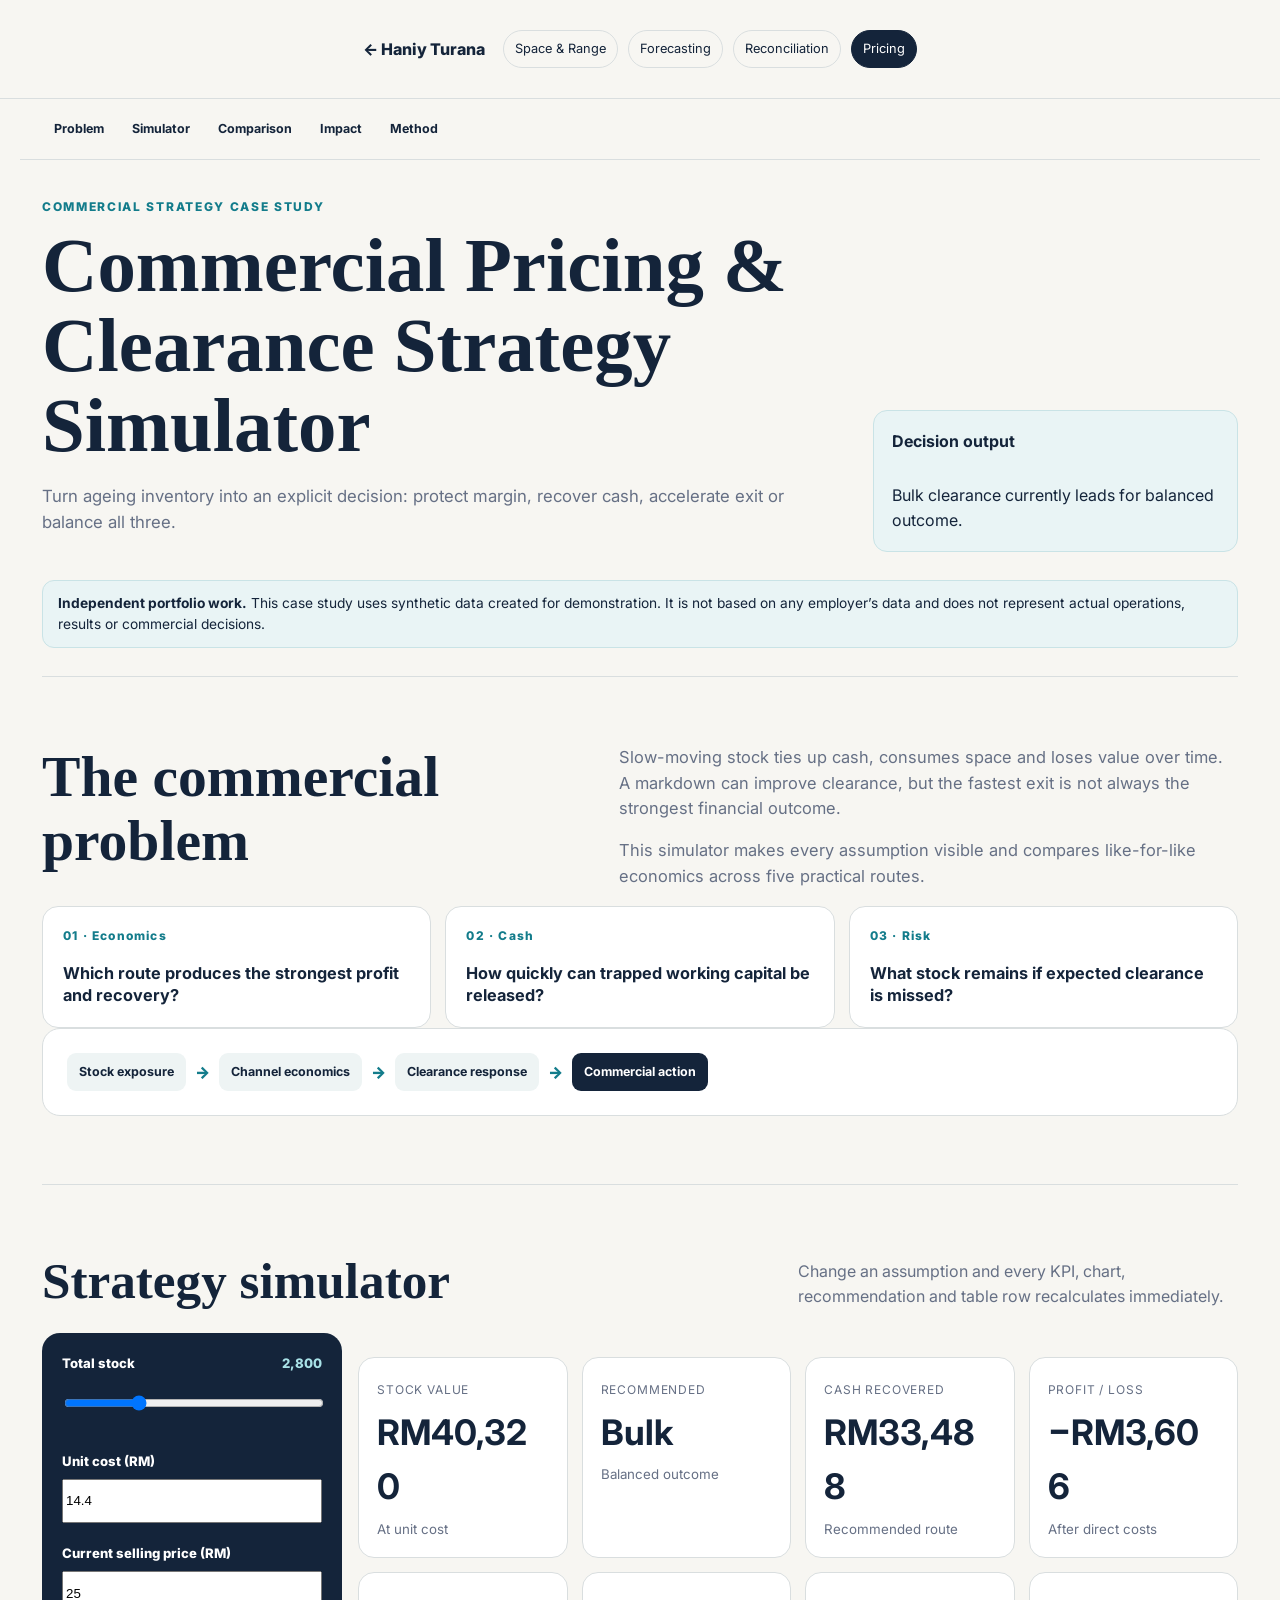
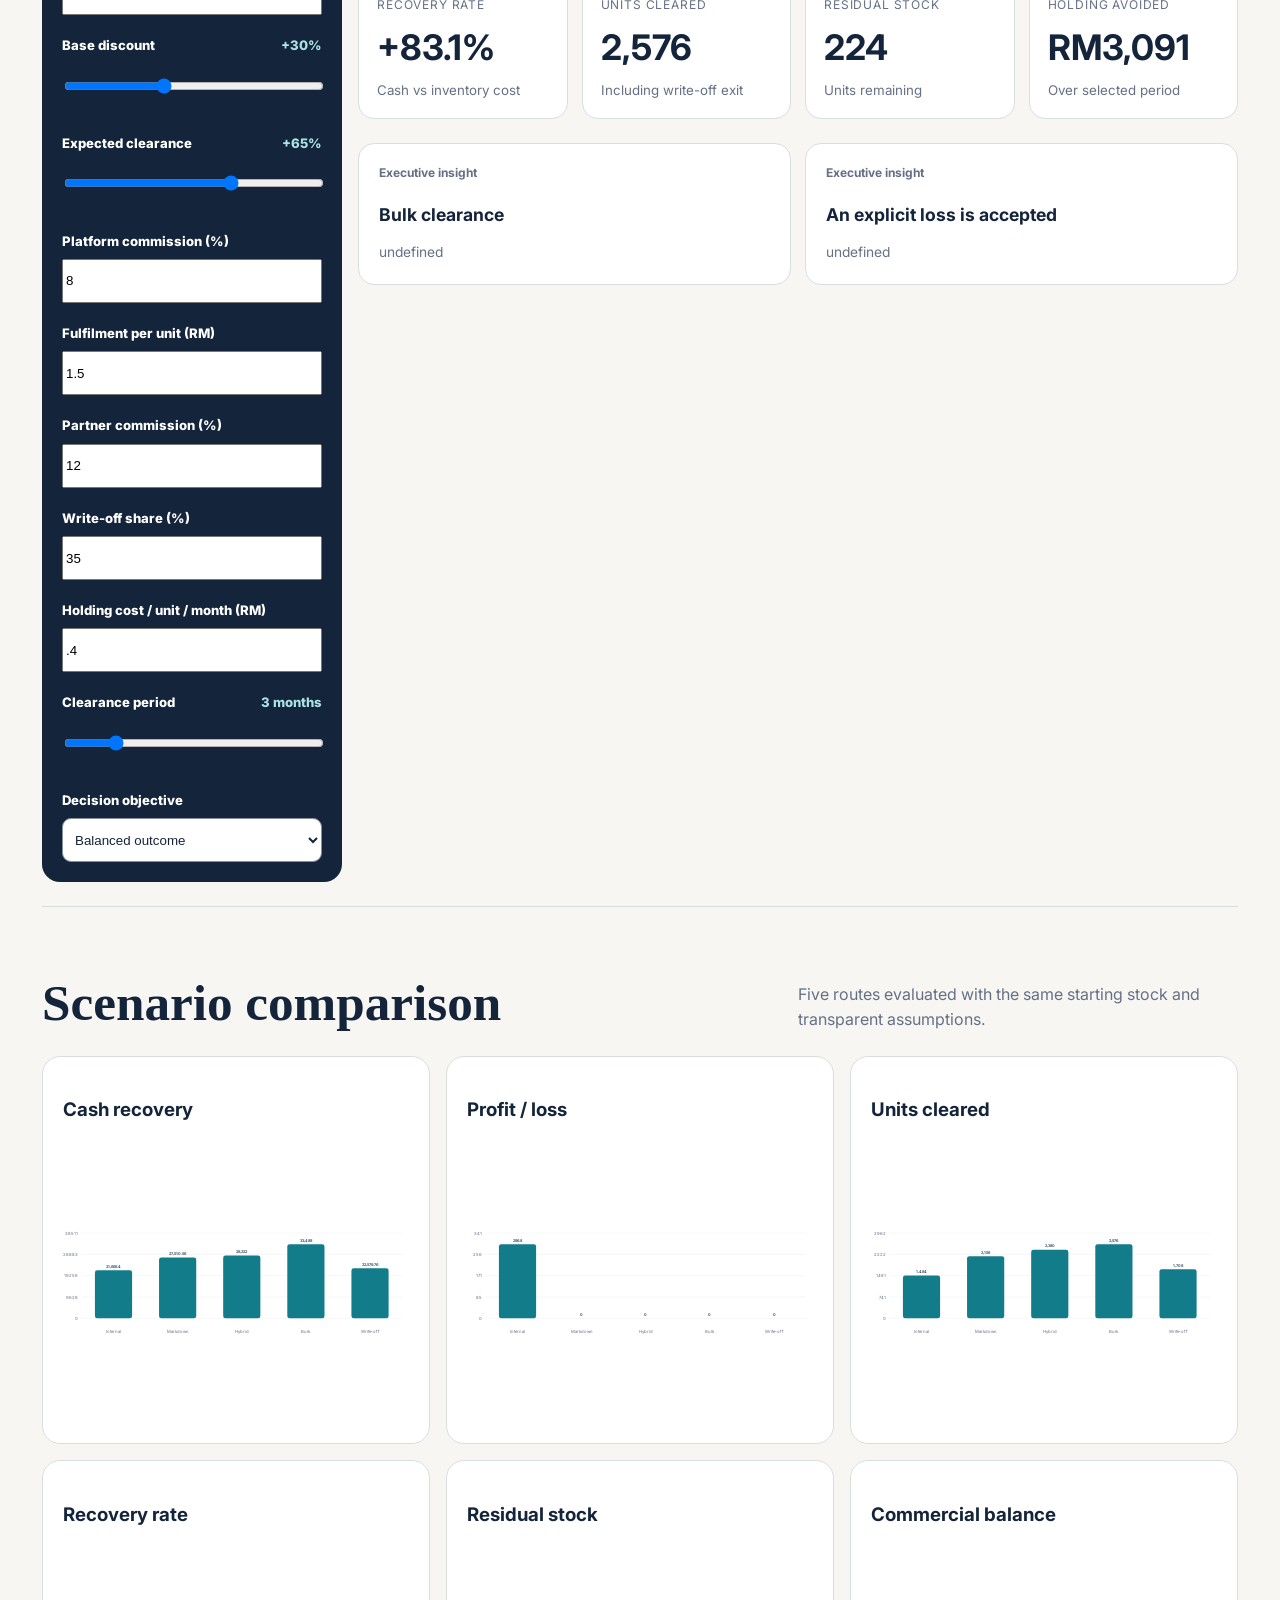
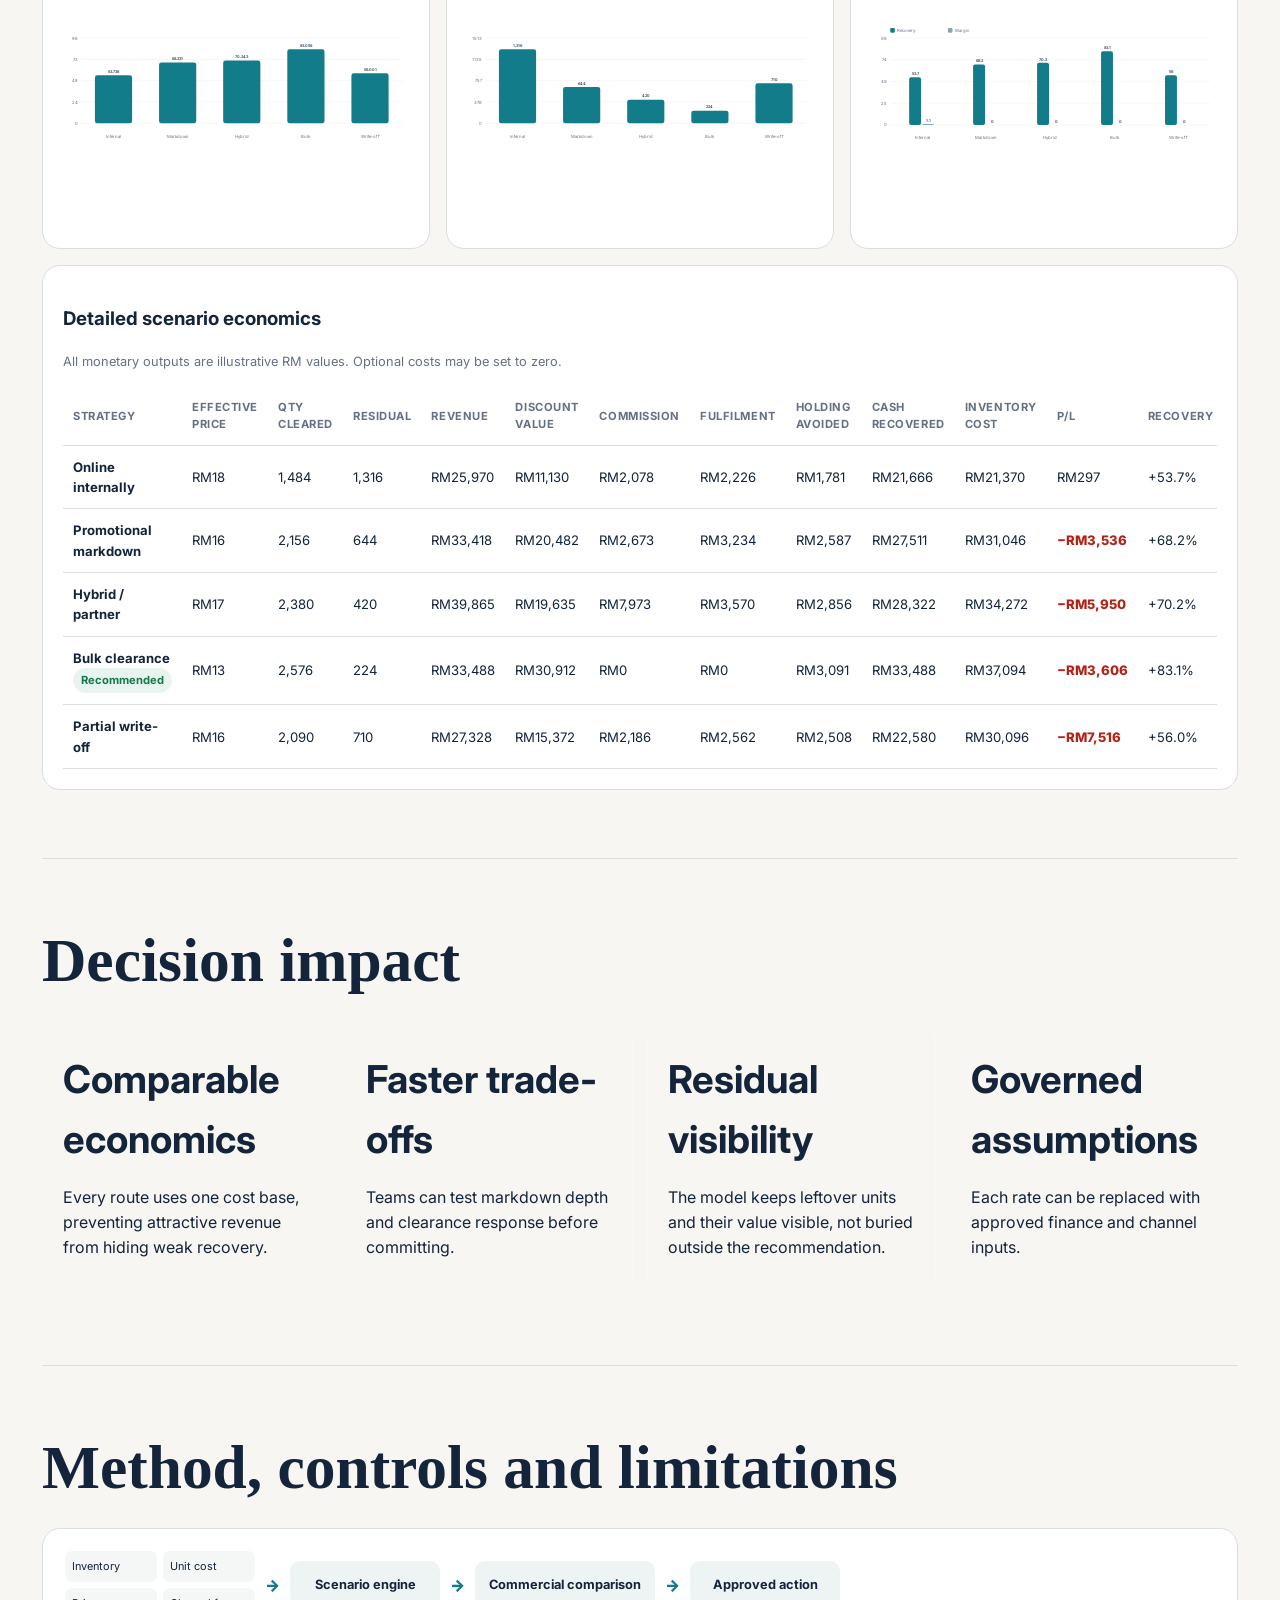
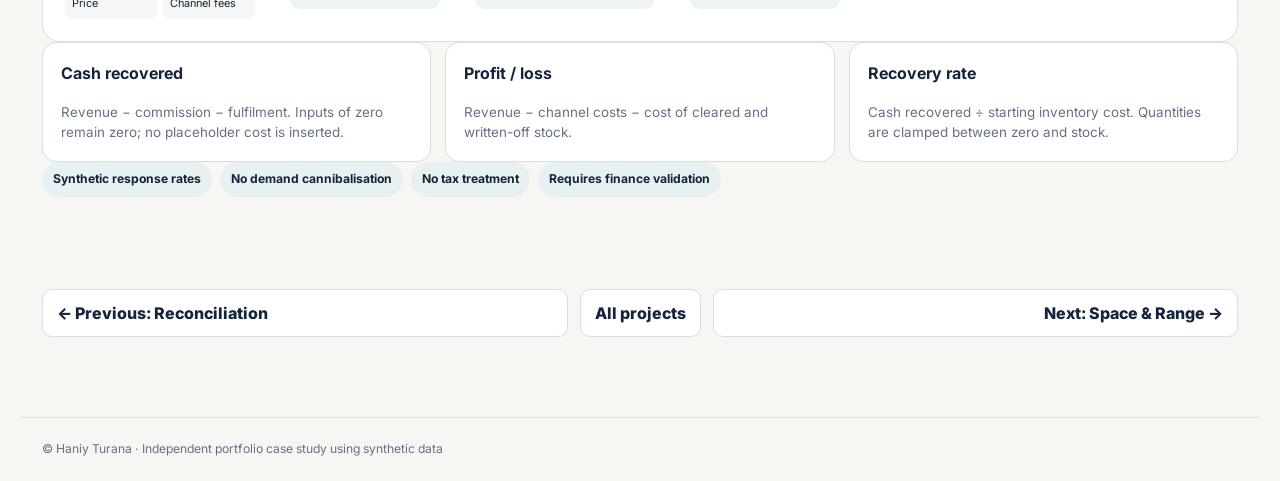
<file: projects/pricing.html>
<!DOCTYPE html>
<html lang="en"><head><meta charset="UTF-8"><meta name="viewport" content="width=device-width,initial-scale=1"><meta name="description" content="Commercial pricing and clearance strategy simulator using synthetic data"><title>Commercial Pricing &amp; Clearance Strategy Simulator | Haniy Turana</title><link rel="preconnect" href="https://fonts.googleapis.com"><link rel="preconnect" href="https://fonts.gstatic.com" crossorigin><link href="https://fonts.googleapis.com/css2?family=Inter:wght@400;500;600;700;800&display=swap" rel="stylesheet"><link rel="stylesheet" href="dashboard.css"></head>
<body><a class="skip-link" href="#main-content">Skip to main content</a><header class="dash-header"><nav class="dash-nav" aria-label="Project navigation"><a class="back" href="../index.html#projects">← Haniy Turana</a><div class="dash-nav-links"><a href="space-range.html">Space &amp; Range</a><a href="forecasting.html">Forecasting</a><a href="reconciliation.html">Reconciliation</a><a class="active" aria-current="page" href="pricing.html">Pricing</a></div></nav></header><nav class="case-nav" aria-label="Page contents"><a href="#problem">Problem</a><a href="#simulator">Simulator</a><a href="#comparison">Comparison</a><a href="#impact">Impact</a><a href="#method">Method</a></nav>
<main id="main-content" class="dashboard-shell"><section class="dash-hero"><div><p class="eyebrow">Commercial strategy case study</p><h1>Commercial Pricing &amp; Clearance Strategy Simulator</h1><p>Turn ageing inventory into an explicit decision: protect margin, recover cash, accelerate exit or balance all three.</p></div><div class="objective-banner"><strong>Decision output</strong><br><span id="heroRecommendation">Calculating the strongest strategy…</span></div></section><div class="notice"><strong>Independent portfolio work.</strong> This case study uses synthetic data created for demonstration. It is not based on any employer’s data and does not represent actual operations, results or commercial decisions.</div>
<section id="problem" class="case-section"><div class="section-intro"><h2>The commercial problem</h2><div><p>Slow-moving stock ties up cash, consumes space and loses value over time. A markdown can improve clearance, but the fastest exit is not always the strongest financial outcome.</p><p>This simulator makes every assumption visible and compares like-for-like economics across five practical routes.</p></div></div><div class="question-grid"><article><span>01 · Economics</span><h3>Which route produces the strongest profit and recovery?</h3></article><article><span>02 · Cash</span><h3>How quickly can trapped working capital be released?</h3></article><article><span>03 · Risk</span><h3>What stock remains if expected clearance is missed?</h3></article></div><div class="decision-flow" aria-label="Decision framework"><span>Stock exposure</span><i>→</i><span>Channel economics</span><i>→</i><span>Clearance response</span><i>→</i><span class="flow-output">Commercial action</span></div></section>
<section id="simulator" class="case-section dashboard-section"><div class="section-heading-row"><h2>Strategy simulator</h2><p>Change an assumption and every KPI, chart, recommendation and table row recalculates immediately.</p></div><div class="simulator-layout"><form class="simulator-controls" id="pricingControls">
<label>Total stock <output id="stockOut">2,800</output><input id="stock" type="range" min="100" max="10000" step="100" value="2800"></label><label>Unit cost (RM)<input id="unitCost" type="number" min="0" step=".1" value="14.4"></label><label>Current selling price (RM)<input id="sellingPrice" type="number" min="0" step=".1" value="25"></label><label>Base discount <output id="discountOut">30%</output><input id="discount" type="range" min="0" max="80" value="30"></label><label>Expected clearance <output id="clearanceOut">65%</output><input id="clearance" type="range" min="0" max="100" value="65"></label><label>Platform commission (%)<input id="platformCommission" type="number" min="0" max="100" step=".1" value="8"></label><label>Fulfilment per unit (RM)<input id="fulfilment" type="number" min="0" step=".1" value="1.5"></label><label>Partner commission (%)<input id="partnerCommission" type="number" min="0" max="100" step=".1" value="12"></label><label>Write-off share (%)<input id="writeOff" type="number" min="0" max="100" value="35"></label><label>Holding cost / unit / month (RM)<input id="holdingCost" type="number" min="0" step=".1" value=".4"></label><label>Clearance period <output id="periodOut">3 months</output><input id="period" type="range" min="1" max="12" value="3"></label><label>Decision objective<select id="objective"><option value="balanced">Balanced outcome</option><option value="profit">Maximum profit</option><option value="cash">Maximum cash recovery</option><option value="speed">Fastest clearance</option><option value="complexity">Lowest complexity</option></select></label></form>
<div class="simulator-results"><div class="kpi-grid"><article class="kpi"><span>Stock value</span><strong id="stockValue">—</strong><small>At unit cost</small></article><article class="kpi"><span>Recommended</span><strong id="recommendedStrategy">—</strong><small id="recommendationReason">Based on objective</small></article><article class="kpi"><span>Cash recovered</span><strong id="bestCash">—</strong><small>Recommended route</small></article><article class="kpi"><span>Profit / loss</span><strong id="bestProfit">—</strong><small>After direct costs</small></article><article class="kpi"><span>Recovery rate</span><strong id="bestRecovery">—</strong><small>Cash vs inventory cost</small></article><article class="kpi"><span>Units cleared</span><strong id="bestUnits">—</strong><small>Including write-off exit</small></article><article class="kpi"><span>Residual stock</span><strong id="bestResidual">—</strong><small>Units remaining</small></article><article class="kpi"><span>Holding avoided</span><strong id="bestHolding">—</strong><small>Over selected period</small></article></div><div id="pricingInsights" class="insight-grid" aria-live="polite"></div></div></div></section>
<section id="comparison" class="case-section"><div class="section-heading-row"><h2>Scenario comparison</h2><p>Five routes evaluated with the same starting stock and transparent assumptions.</p></div><div class="chart-grid"><article class="panel"><h3>Cash recovery</h3><div id="cashChart" class="chart-wrap compact"></div></article><article class="panel"><h3>Profit / loss</h3><div id="profitChart" class="chart-wrap compact"></div></article><article class="panel"><h3>Units cleared</h3><div id="unitsChart" class="chart-wrap compact"></div></article><article class="panel"><h3>Recovery rate</h3><div id="recoveryChart" class="chart-wrap compact"></div></article><article class="panel"><h3>Residual stock</h3><div id="residualChart" class="chart-wrap compact"></div></article><article class="panel"><h3>Commercial balance</h3><div id="balanceChart" class="chart-wrap compact"></div></article></div><div class="panel" style="margin-top:16px"><h3>Detailed scenario economics</h3><p class="panel-sub">All monetary outputs are illustrative RM values. Optional costs may be set to zero.</p><div class="table-wrap"><table class="data-table scenario-table"><thead><tr><th>Strategy</th><th>Effective price</th><th>Qty cleared</th><th>Residual</th><th>Revenue</th><th>Discount value</th><th>Commission</th><th>Fulfilment</th><th>Holding avoided</th><th>Cash recovered</th><th>Inventory cost</th><th>P/L</th><th>Recovery</th></tr></thead><tbody id="scenarioRows"></tbody></table></div></div></section>
<section id="impact" class="case-section"><h2>Decision impact</h2><div class="impact-grid"><article><strong>Comparable economics</strong><p>Every route uses one cost base, preventing attractive revenue from hiding weak recovery.</p></article><article><strong>Faster trade-offs</strong><p>Teams can test markdown depth and clearance response before committing.</p></article><article><strong>Residual visibility</strong><p>The model keeps leftover units and their value visible, not buried outside the recommendation.</p></article><article><strong>Governed assumptions</strong><p>Each rate can be replaced with approved finance and channel inputs.</p></article></div></section>
<section id="method" class="case-section architecture-section"><h2>Method, controls and limitations</h2><div class="architecture-flow"><div class="source-stack"><span>Inventory</span><span>Unit cost</span><span>Price</span><span>Channel fees</span></div><i>→</i><strong>Scenario engine</strong><i>→</i><strong>Commercial comparison</strong><i>→</i><strong>Approved action</strong></div><div class="formula-grid"><article class="panel"><h3>Cash recovered</h3><p>Revenue − commission − fulfilment. Inputs of zero remain zero; no placeholder cost is inserted.</p></article><article class="panel"><h3>Profit / loss</h3><p>Revenue − channel costs − cost of cleared and written-off stock.</p></article><article class="panel"><h3>Recovery rate</h3><p>Cash recovered ÷ starting inventory cost. Quantities are clamped between zero and stock.</p></article></div><div class="limitation-grid"><span>Synthetic response rates</span><span>No demand cannibalisation</span><span>No tax treatment</span><span>Requires finance validation</span></div></section>
<nav class="project-pagination" aria-label="Case study pagination"><a href="reconciliation.html">← Previous: Reconciliation</a><a href="../index.html#projects">All projects</a><a href="space-range.html">Next: Space &amp; Range →</a></nav></main><footer>© Haniy Turana · Independent portfolio case study using synthetic data</footer><script src="dashboard.js"></script><script src="pricing-case.js"></script></body></html>
</file>
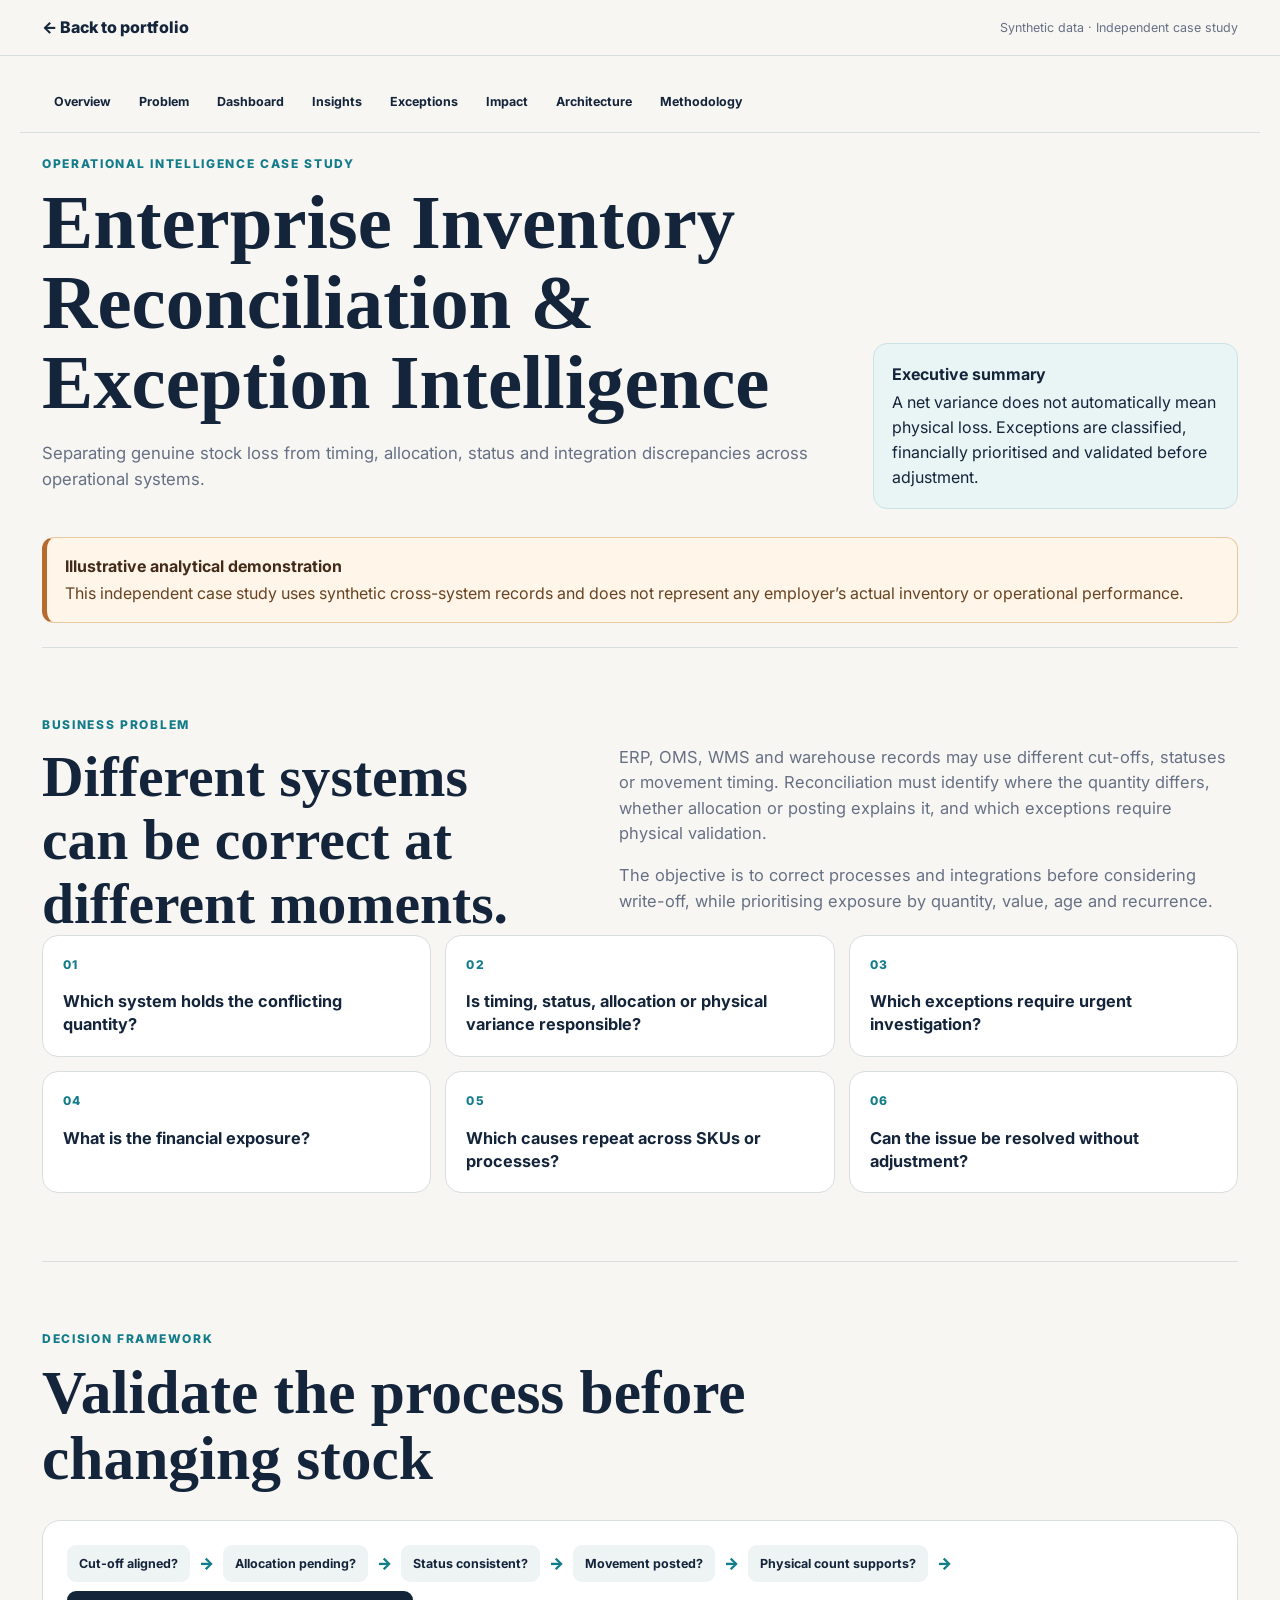
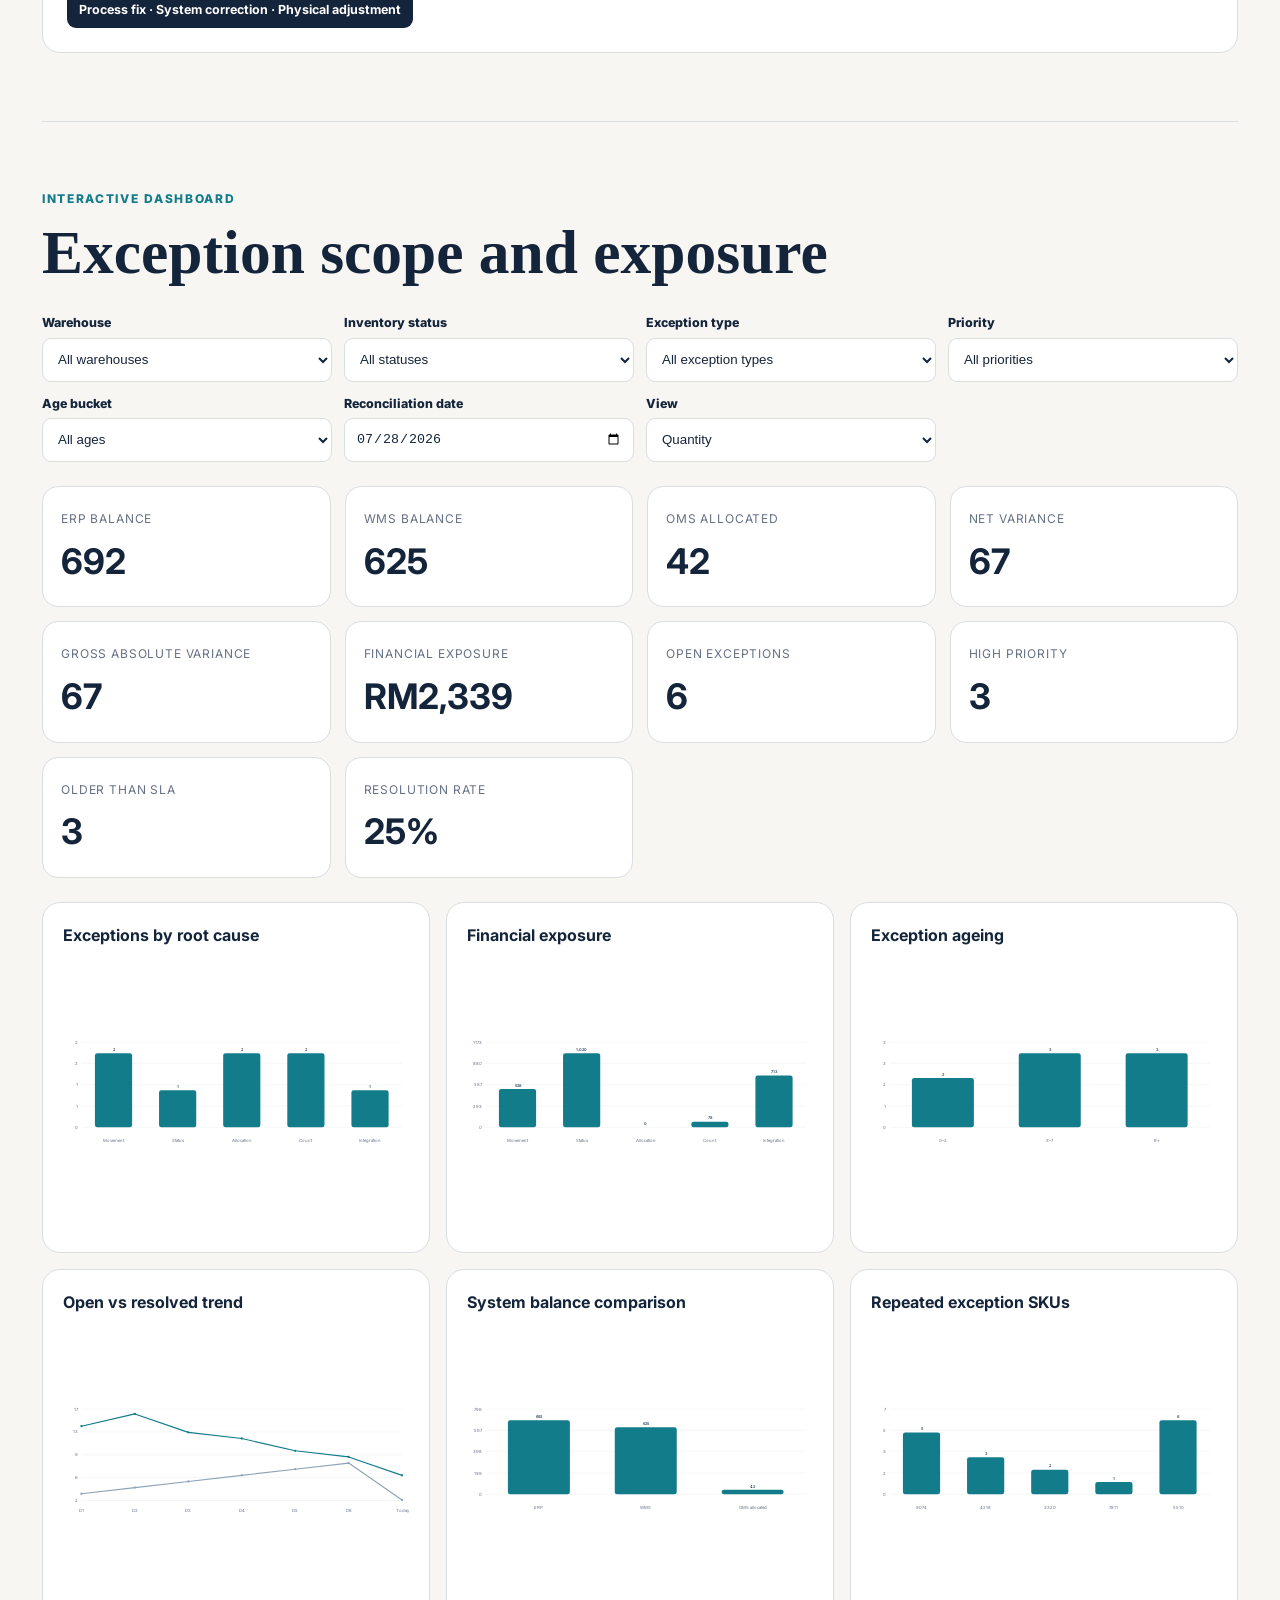
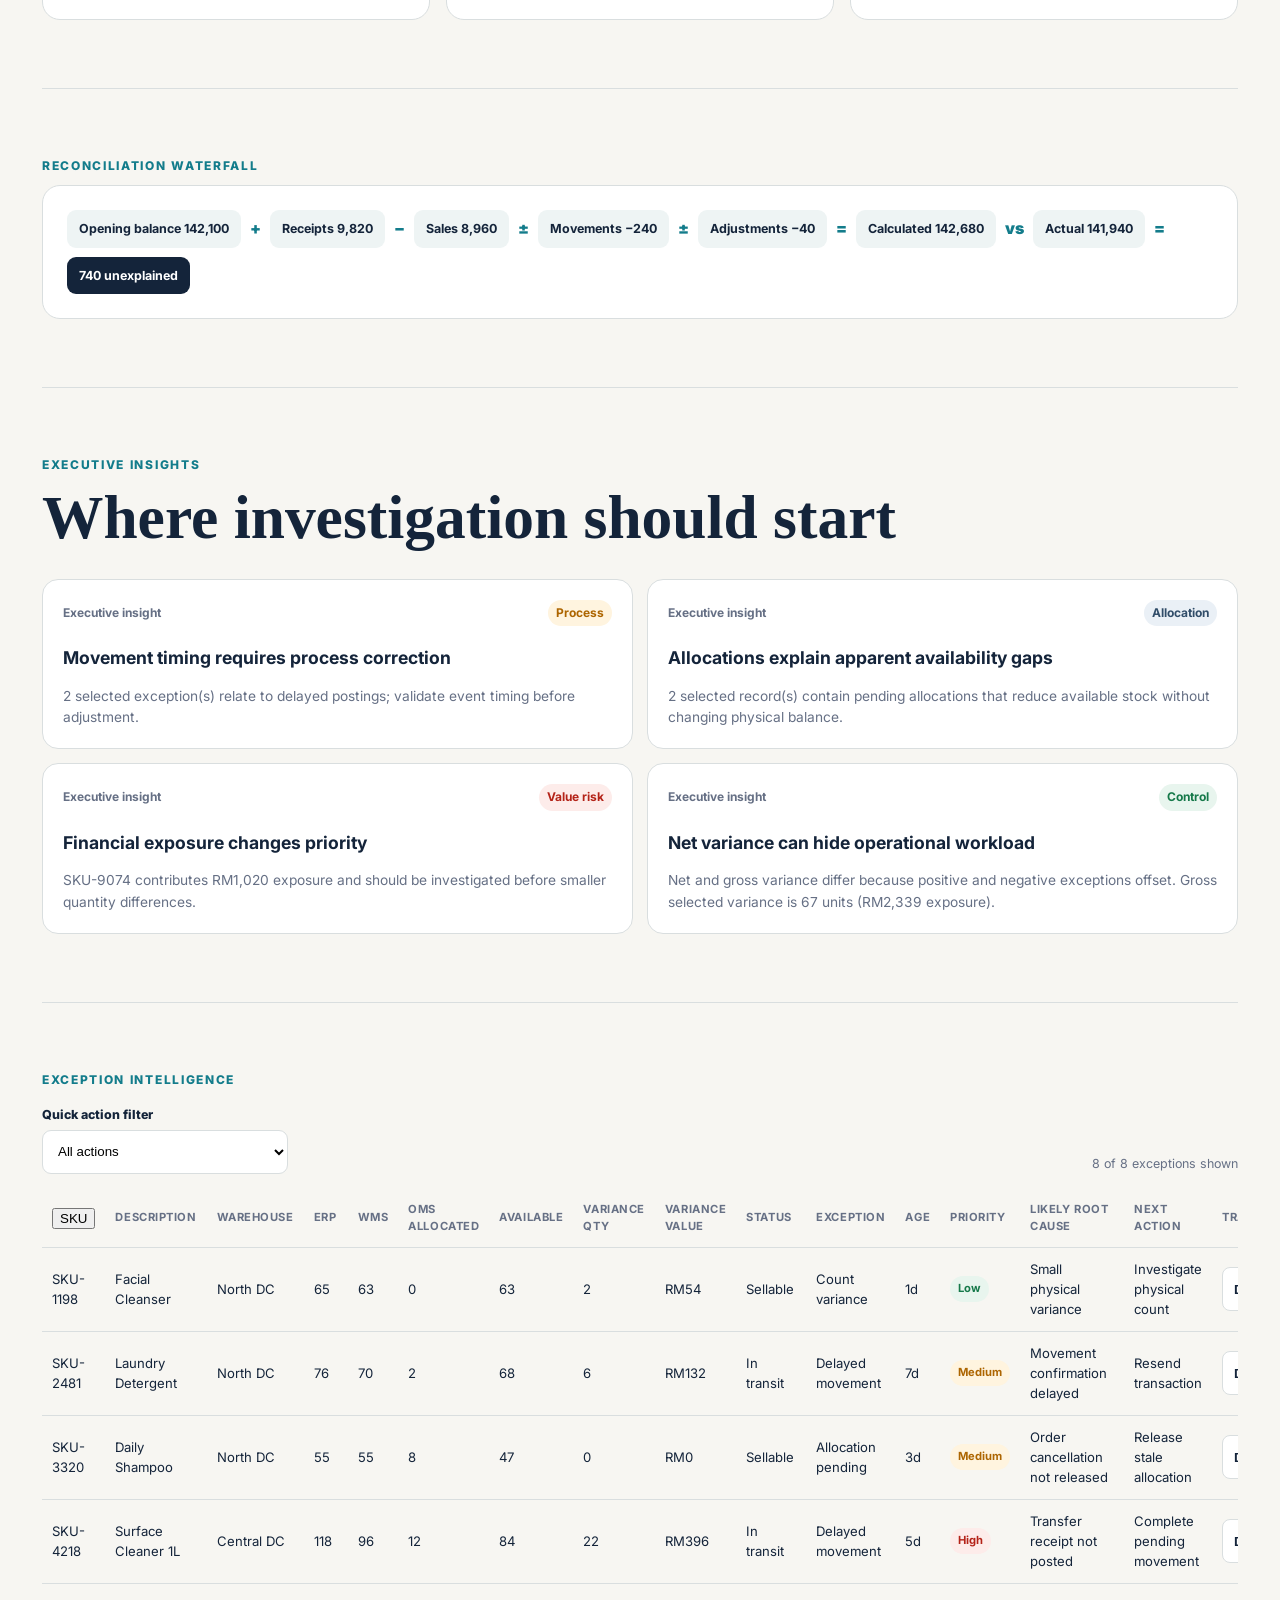
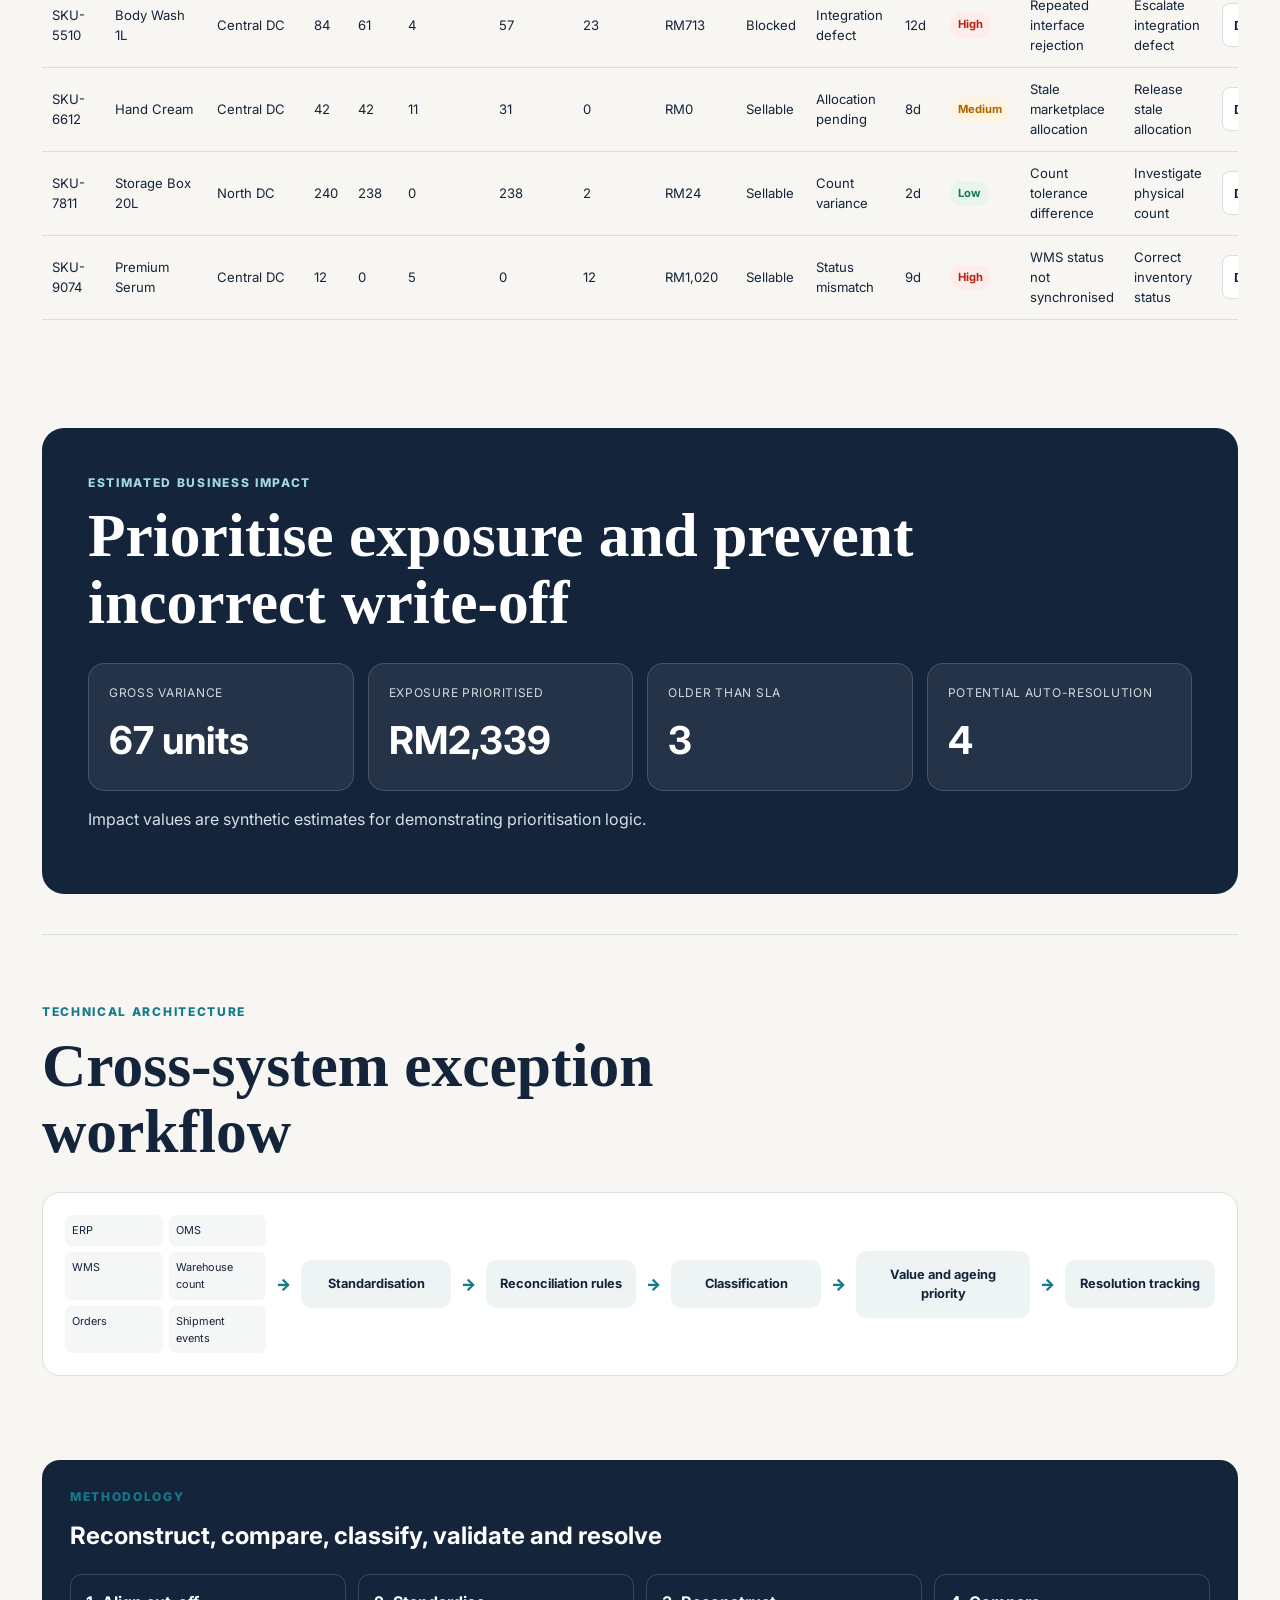
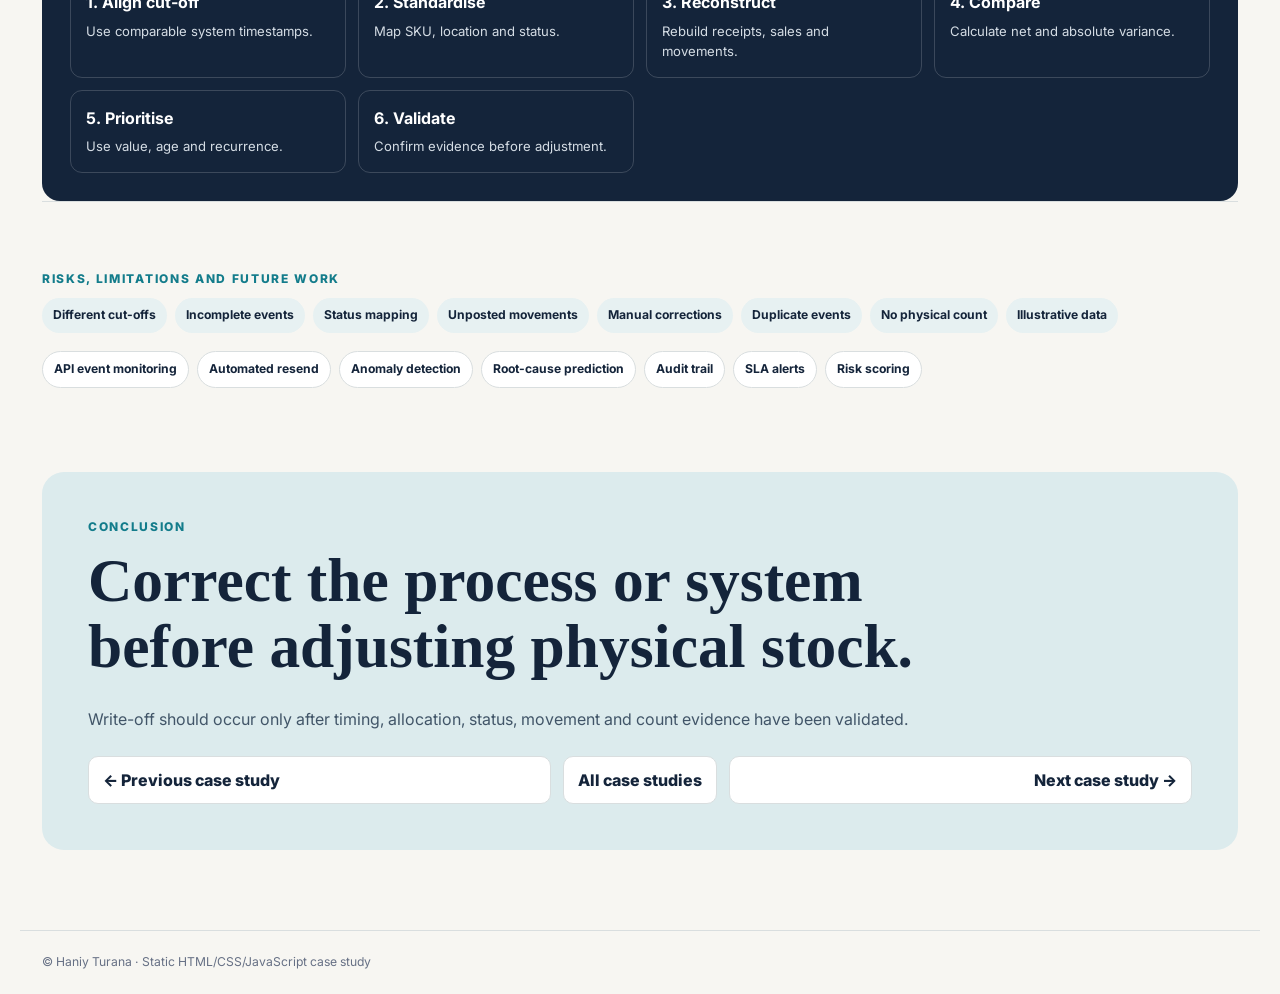
<file: projects/reconciliation.html>
<!DOCTYPE html>
<html lang="en"><head><meta charset="UTF-8"><meta name="viewport" content="width=device-width,initial-scale=1"><meta name="description" content="Synthetic enterprise inventory reconciliation case study by Haniy Turana."><title>Enterprise Inventory Reconciliation & Exception Intelligence | Haniy Turana</title><link rel="preconnect" href="https://fonts.googleapis.com"><link rel="preconnect" href="https://fonts.gstatic.com" crossorigin><link href="https://fonts.googleapis.com/css2?family=Inter:wght@400;500;600;700;800&display=swap" rel="stylesheet"><link rel="stylesheet" href="dashboard.css?v=3"></head>
<body><a class="skip-link" href="#main-content">Skip to case study content</a><header class="dash-header"><a class="back-link" href="../index.html#projects">← Back to portfolio</a><span class="demo-badge">Synthetic data · Independent case study</span></header>
<nav class="case-nav" aria-label="Reconciliation case study contents"><a href="#overview">Overview</a><a href="#problem">Problem</a><a href="#dashboard">Dashboard</a><a href="#insights">Insights</a><a href="#exceptions">Exceptions</a><a href="#impact">Impact</a><a href="#architecture">Architecture</a><a href="#methodology">Methodology</a></nav>
<main class="dashboard-shell" id="main-content">
<section class="dash-hero" id="overview"><div><p class="eyebrow">Operational intelligence case study</p><h1>Enterprise Inventory Reconciliation &amp; Exception Intelligence</h1><p>Separating genuine stock loss from timing, allocation, status and integration discrepancies across operational systems.</p></div><div class="objective-banner"><strong>Executive summary</strong>A net variance does not automatically mean physical loss. Exceptions are classified, financially prioritised and validated before adjustment.</div></section>
<aside class="case-disclaimer"><strong>Illustrative analytical demonstration</strong>This independent case study uses synthetic cross-system records and does not represent any employer’s actual inventory or operational performance.</aside>
<section class="case-section" id="problem"><p class="eyebrow">Business problem</p><div class="section-intro"><h2>Different systems can be correct at different moments.</h2><div><p>ERP, OMS, WMS and warehouse records may use different cut-offs, statuses or movement timing. Reconciliation must identify where the quantity differs, whether allocation or posting explains it, and which exceptions require physical validation.</p><p>The objective is to correct processes and integrations before considering write-off, while prioritising exposure by quantity, value, age and recurrence.</p></div></div><div class="question-grid"><article><span>01</span><h3>Which system holds the conflicting quantity?</h3></article><article><span>02</span><h3>Is timing, status, allocation or physical variance responsible?</h3></article><article><span>03</span><h3>Which exceptions require urgent investigation?</h3></article><article><span>04</span><h3>What is the financial exposure?</h3></article><article><span>05</span><h3>Which causes repeat across SKUs or processes?</h3></article><article><span>06</span><h3>Can the issue be resolved without adjustment?</h3></article></div></section>
<section class="case-section"><p class="eyebrow">Decision framework</p><h2>Validate the process before changing stock</h2><div class="decision-flow"><span>Cut-off aligned?</span><i>→</i><span>Allocation pending?</span><i>→</i><span>Status consistent?</span><i>→</i><span>Movement posted?</span><i>→</i><span>Physical count supports?</span><i>→</i><span class="flow-output">Process fix · System correction · Physical adjustment</span></div></section>
<section class="case-section" id="dashboard"><p class="eyebrow">Interactive dashboard</p><h2>Exception scope and exposure</h2><div class="control-grid"><label>Warehouse<select id="recWarehouse"><option value="all">All warehouses</option><option>Central DC</option><option>North DC</option></select></label><label>Inventory status<select id="recStatus"><option value="all">All statuses</option><option>Sellable</option><option>Blocked</option><option>In transit</option></select></label><label>Exception type<select id="recType"><option value="all">All exception types</option><option>Delayed movement</option><option>Status mismatch</option><option>Allocation pending</option><option>Count variance</option><option>Integration defect</option></select></label><label>Priority<select id="recPriority"><option value="all">All priorities</option><option>High</option><option>Medium</option><option>Low</option></select></label><label>Age bucket<select id="recAge"><option value="all">All ages</option><option value="0-2">0–2 days</option><option value="3-7">3–7 days</option><option value="8+">8+ days</option></select></label><label>Reconciliation date<input id="recDate" type="date" value="2026-07-28"></label><label>View<select id="recView"><option value="quantity">Quantity</option><option value="value">Value</option></select></label></div>
<section class="kpi-grid"><div class="kpi"><span>ERP balance</span><strong id="erpKpi">0</strong></div><div class="kpi"><span>WMS balance</span><strong id="wmsKpi">0</strong></div><div class="kpi"><span>OMS allocated</span><strong id="omsKpi">0</strong></div><div class="kpi"><span>Net variance</span><strong id="netKpi">0</strong></div><div class="kpi"><span>Gross absolute variance</span><strong id="grossKpi">0</strong></div><div class="kpi"><span>Financial exposure</span><strong id="exposureKpi">RM0</strong></div><div class="kpi"><span>Open exceptions</span><strong id="openKpi">0</strong></div><div class="kpi"><span>High priority</span><strong id="highKpi">0</strong></div><div class="kpi"><span>Older than SLA</span><strong id="slaKpi">0</strong></div><div class="kpi"><span>Resolution rate</span><strong id="resolutionKpi">0%</strong></div></section>
<div class="chart-grid"><article class="panel"><h2>Exceptions by root cause</h2><div class="chart-wrap compact" id="exceptionChart"></div></article><article class="panel"><h2>Financial exposure</h2><div class="chart-wrap compact" id="exposureChart"></div></article><article class="panel"><h2>Exception ageing</h2><div class="chart-wrap compact" id="ageChart"></div></article><article class="panel"><h2>Open vs resolved trend</h2><div class="chart-wrap compact" id="trendChart"></div></article><article class="panel"><h2>System balance comparison</h2><div class="chart-wrap compact" id="balanceChart"></div></article><article class="panel"><h2>Repeated exception SKUs</h2><div class="chart-wrap compact" id="repeatChart"></div></article></div></section>
<section class="case-section"><p class="eyebrow">Reconciliation waterfall</p><div class="decision-flow"><span>Opening balance 142,100</span><i>+</i><span>Receipts 9,820</span><i>−</i><span>Sales 8,960</span><i>±</i><span>Movements −240</span><i>±</i><span>Adjustments −40</span><i>=</i><span>Calculated 142,680</span><i>vs</i><span>Actual 141,940</span><i>=</i><span class="flow-output">740 unexplained</span></div></section>
<section class="case-section" id="insights"><p class="eyebrow">Executive insights</p><h2>Where investigation should start</h2><div class="insight-grid" id="recInsights"></div></section>
<section class="case-section" id="exceptions"><p class="eyebrow">Exception intelligence</p><div class="table-tools"><label>Quick action filter<select id="recAction"><option value="all">All actions</option><option>Resend transaction</option><option>Correct inventory status</option><option>Investigate physical count</option><option>Release stale allocation</option><option>Complete pending movement</option><option>Escalate integration defect</option></select></label><span id="recTableStatus" class="small-note"></span></div><div class="table-wrap"><table class="data-table"><thead><tr><th><button data-sort-key="sku">SKU</button></th><th>Description</th><th>Warehouse</th><th>ERP</th><th>WMS</th><th>OMS allocated</th><th>Available</th><th>Variance qty</th><th>Variance value</th><th>Status</th><th>Exception</th><th>Age</th><th>Priority</th><th>Likely root cause</th><th>Next action</th><th>Trail</th></tr></thead><tbody id="exceptionRows"></tbody></table></div></section>
<section class="impact-section" id="impact"><p class="eyebrow">Estimated business impact</p><h2>Prioritise exposure and prevent incorrect write-off</h2><div class="impact-grid" id="recImpact"></div><p class="impact-copy">Impact values are synthetic estimates for demonstrating prioritisation logic.</p></section>
<section class="case-section" id="architecture"><p class="eyebrow">Technical architecture</p><h2>Cross-system exception workflow</h2><div class="architecture-flow"><div class="source-stack"><span>ERP</span><span>OMS</span><span>WMS</span><span>Warehouse count</span><span>Orders</span><span>Shipment events</span></div><i>→</i><strong>Standardisation</strong><i>→</i><strong>Reconciliation rules</strong><i>→</i><strong>Classification</strong><i>→</i><strong>Value and ageing priority</strong><i>→</i><strong>Resolution tracking</strong></div></section>
<section class="method-panel" id="methodology"><p class="eyebrow">Methodology</p><h2>Reconstruct, compare, classify, validate and resolve</h2><div class="method-grid"><div><strong>1. Align cut-off</strong><span>Use comparable system timestamps.</span></div><div><strong>2. Standardise</strong><span>Map SKU, location and status.</span></div><div><strong>3. Reconstruct</strong><span>Rebuild receipts, sales and movements.</span></div><div><strong>4. Compare</strong><span>Calculate net and absolute variance.</span></div><div><strong>5. Prioritise</strong><span>Use value, age and recurrence.</span></div><div><strong>6. Validate</strong><span>Confirm evidence before adjustment.</span></div></div></section>
<section class="case-section"><p class="eyebrow">Risks, limitations and future work</p><div class="limitation-grid"><span>Different cut-offs</span><span>Incomplete events</span><span>Status mapping</span><span>Unposted movements</span><span>Manual corrections</span><span>Duplicate events</span><span>No physical count</span><span>Illustrative data</span></div><div class="enhancement-grid"><span>API event monitoring</span><span>Automated resend</span><span>Anomaly detection</span><span>Root-cause prediction</span><span>Audit trail</span><span>SLA alerts</span><span>Risk scoring</span></div></section>
<section class="final-recommendation"><p class="eyebrow">Conclusion</p><h2>Correct the process or system before adjusting physical stock.</h2><p>Write-off should occur only after timing, allocation, status, movement and count evidence have been validated.</p><div class="project-pagination"><a href="forecasting.html">← Previous case study</a><a href="../index.html#projects">All case studies</a><a href="pricing.html">Next case study →</a></div></section>
</main><footer>© Haniy Turana · Static HTML/CSS/JavaScript case study</footer><script src="dashboard.js?v=3"></script><script src="reconciliation-case.js"></script></body></html>
</file>
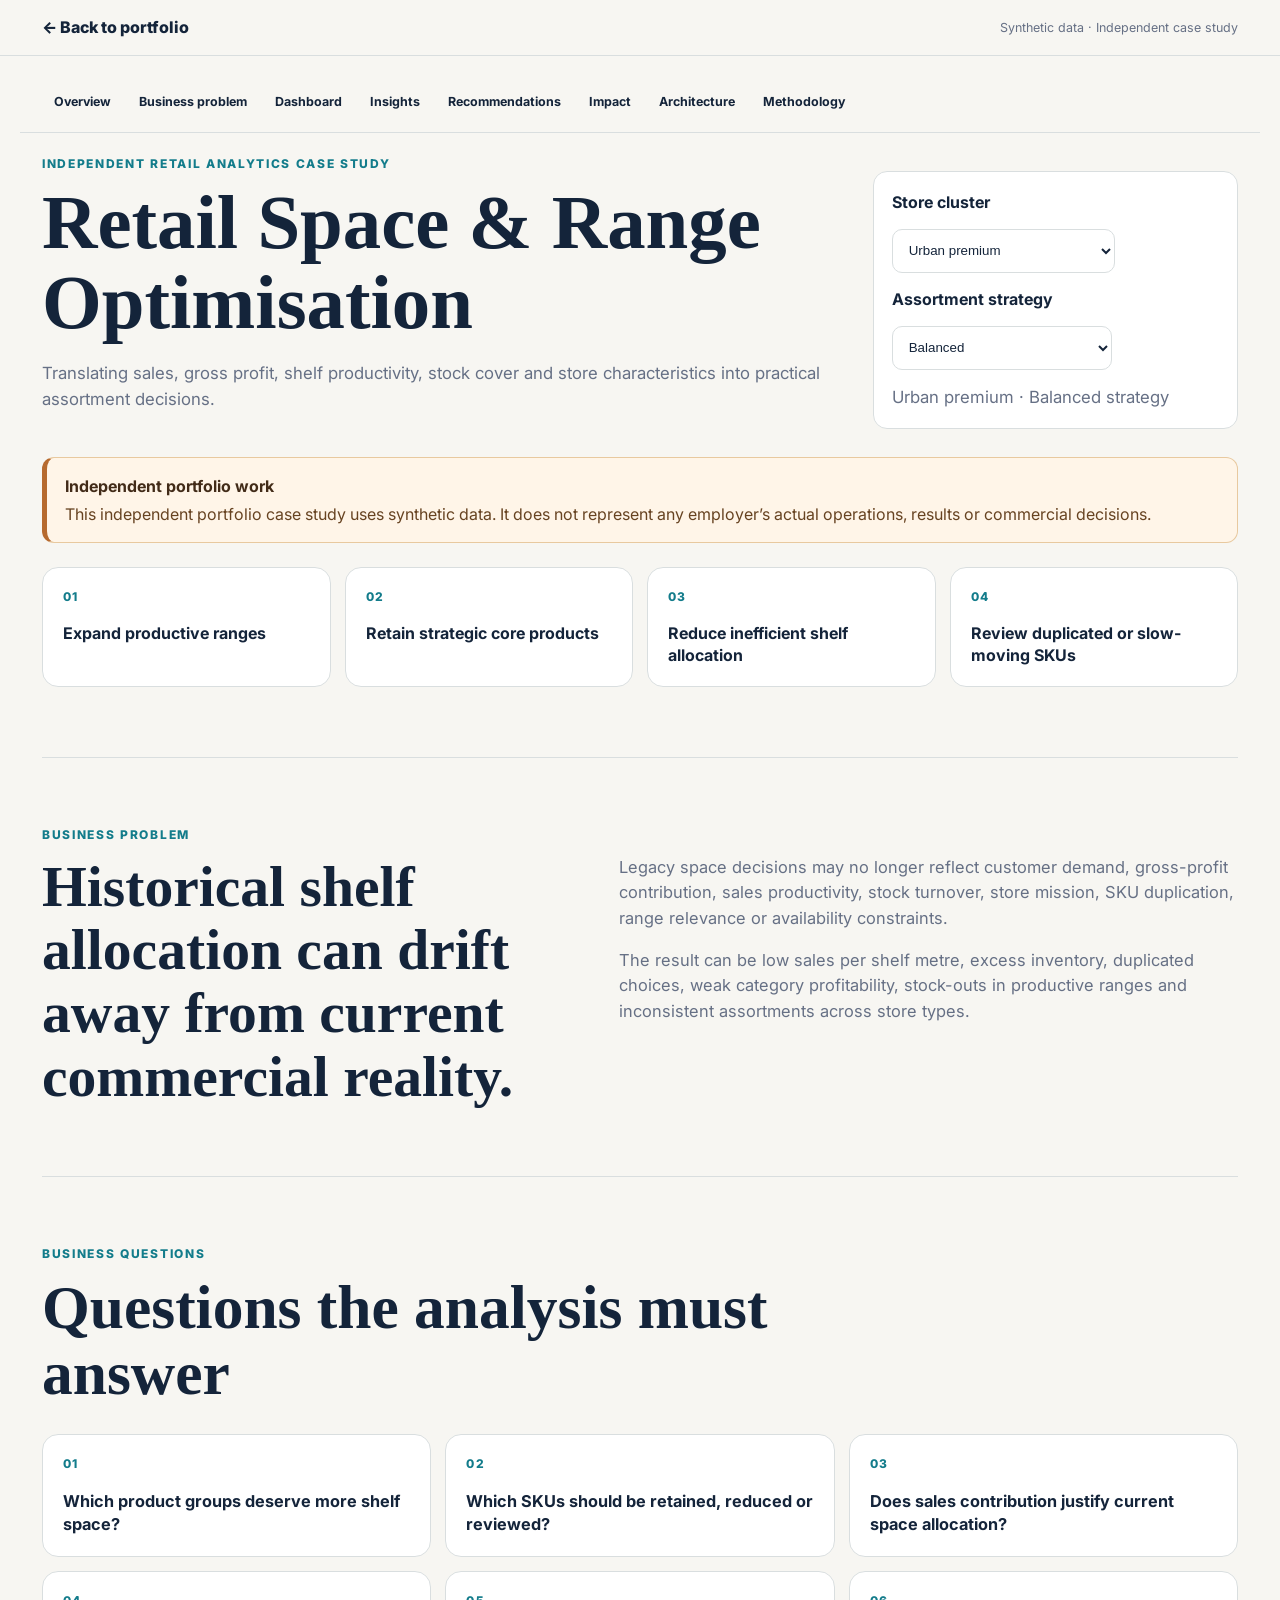
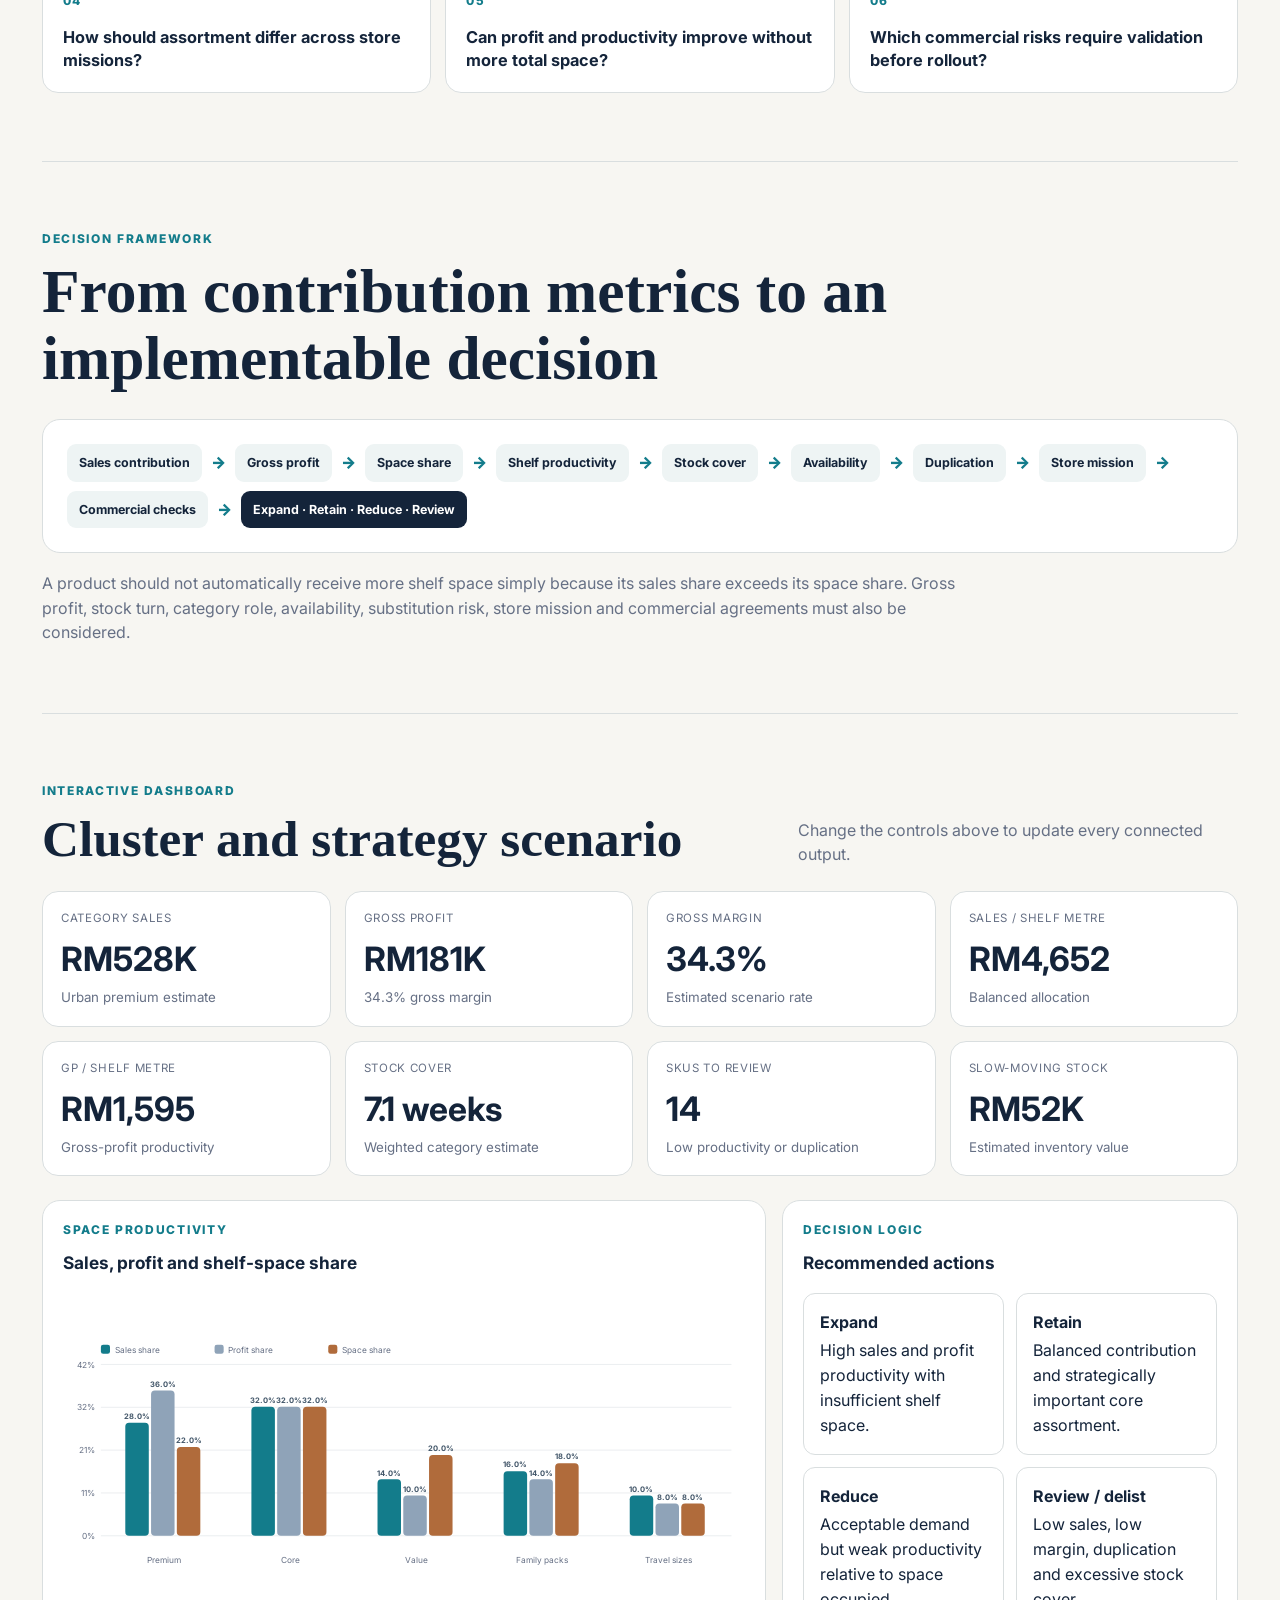
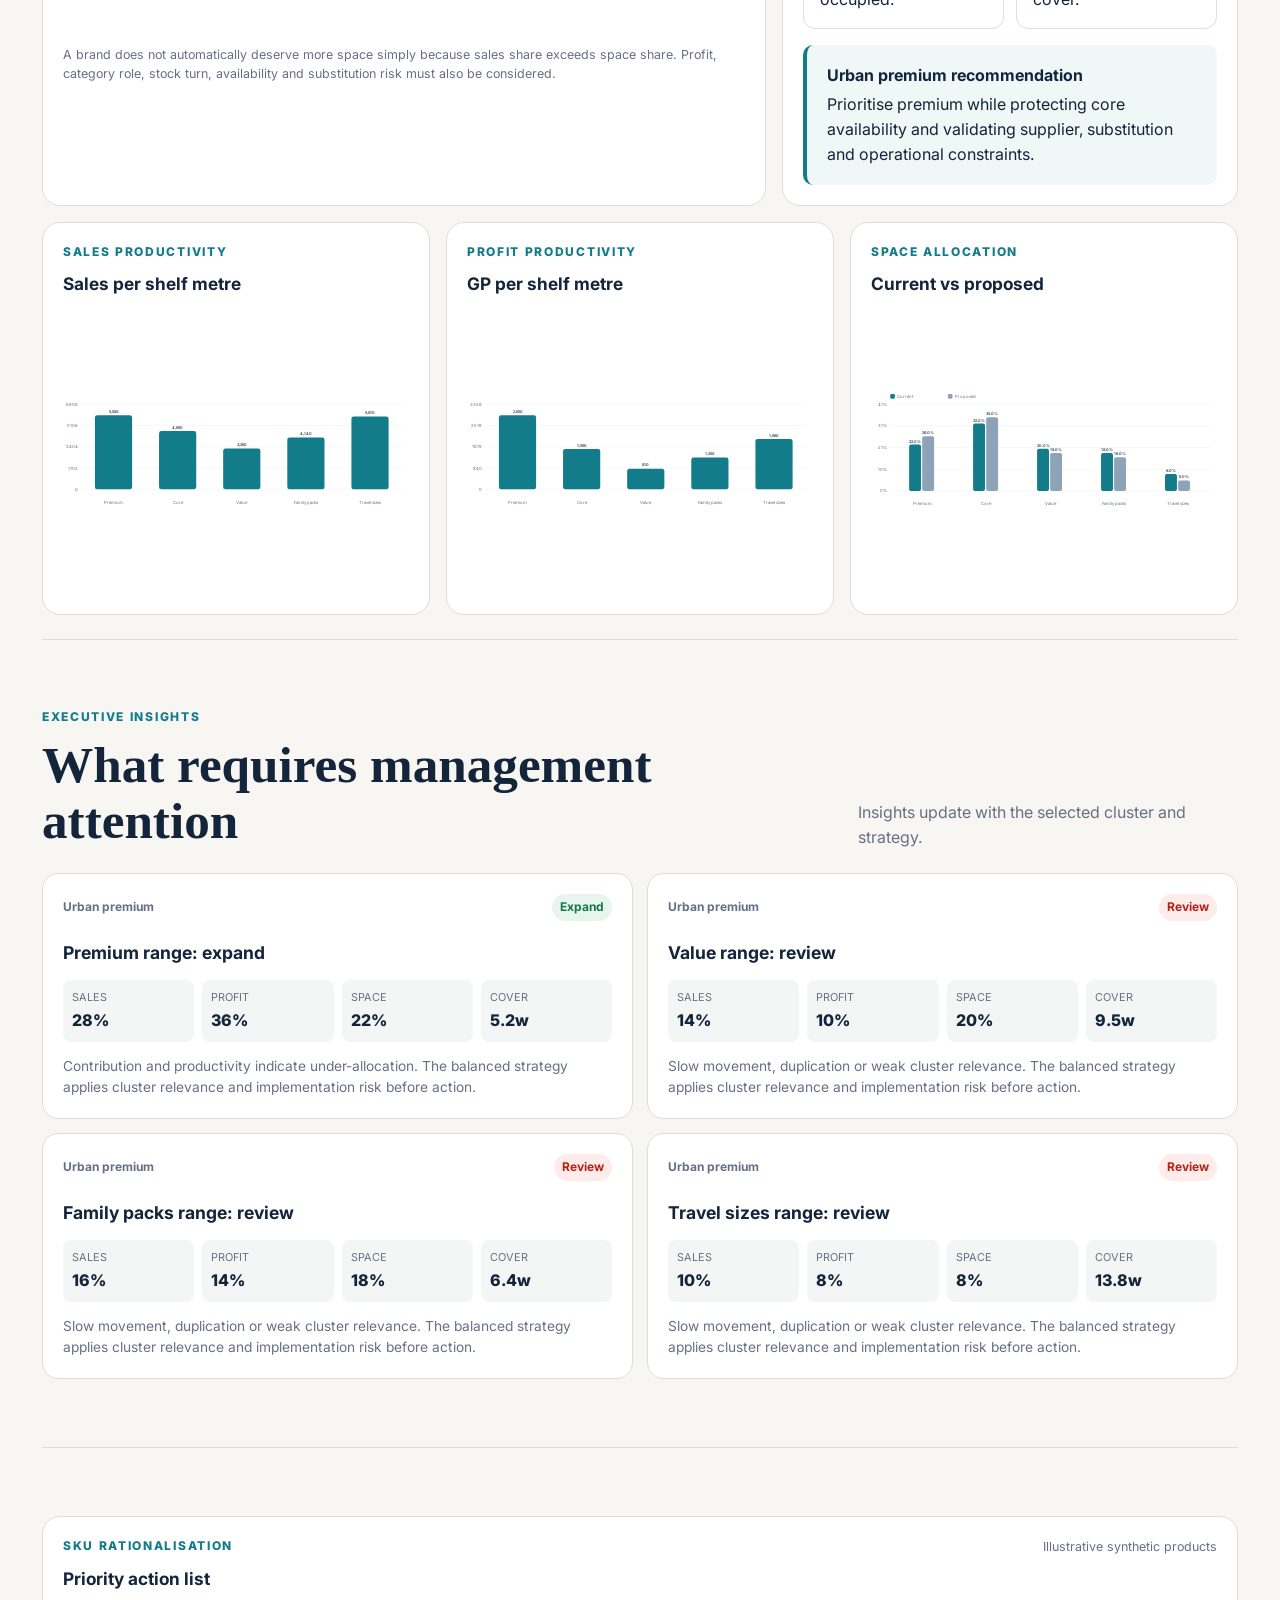
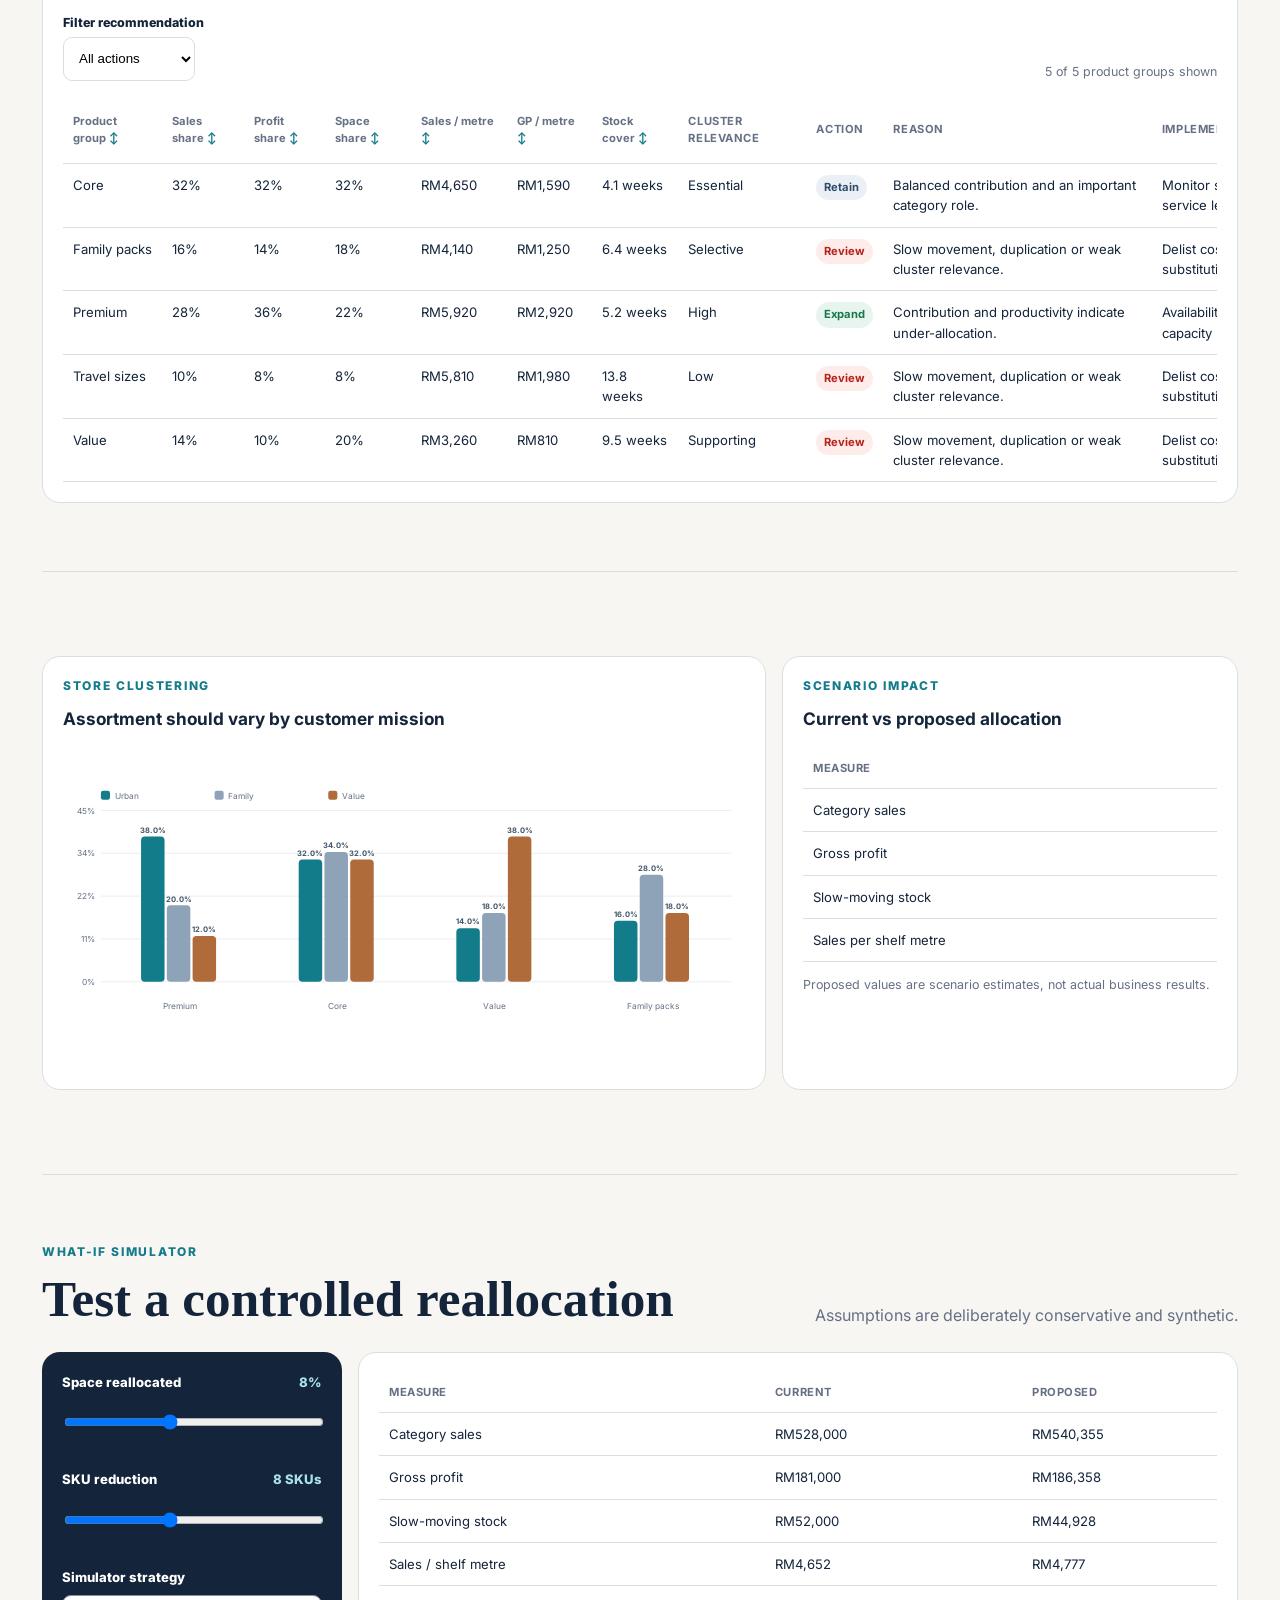
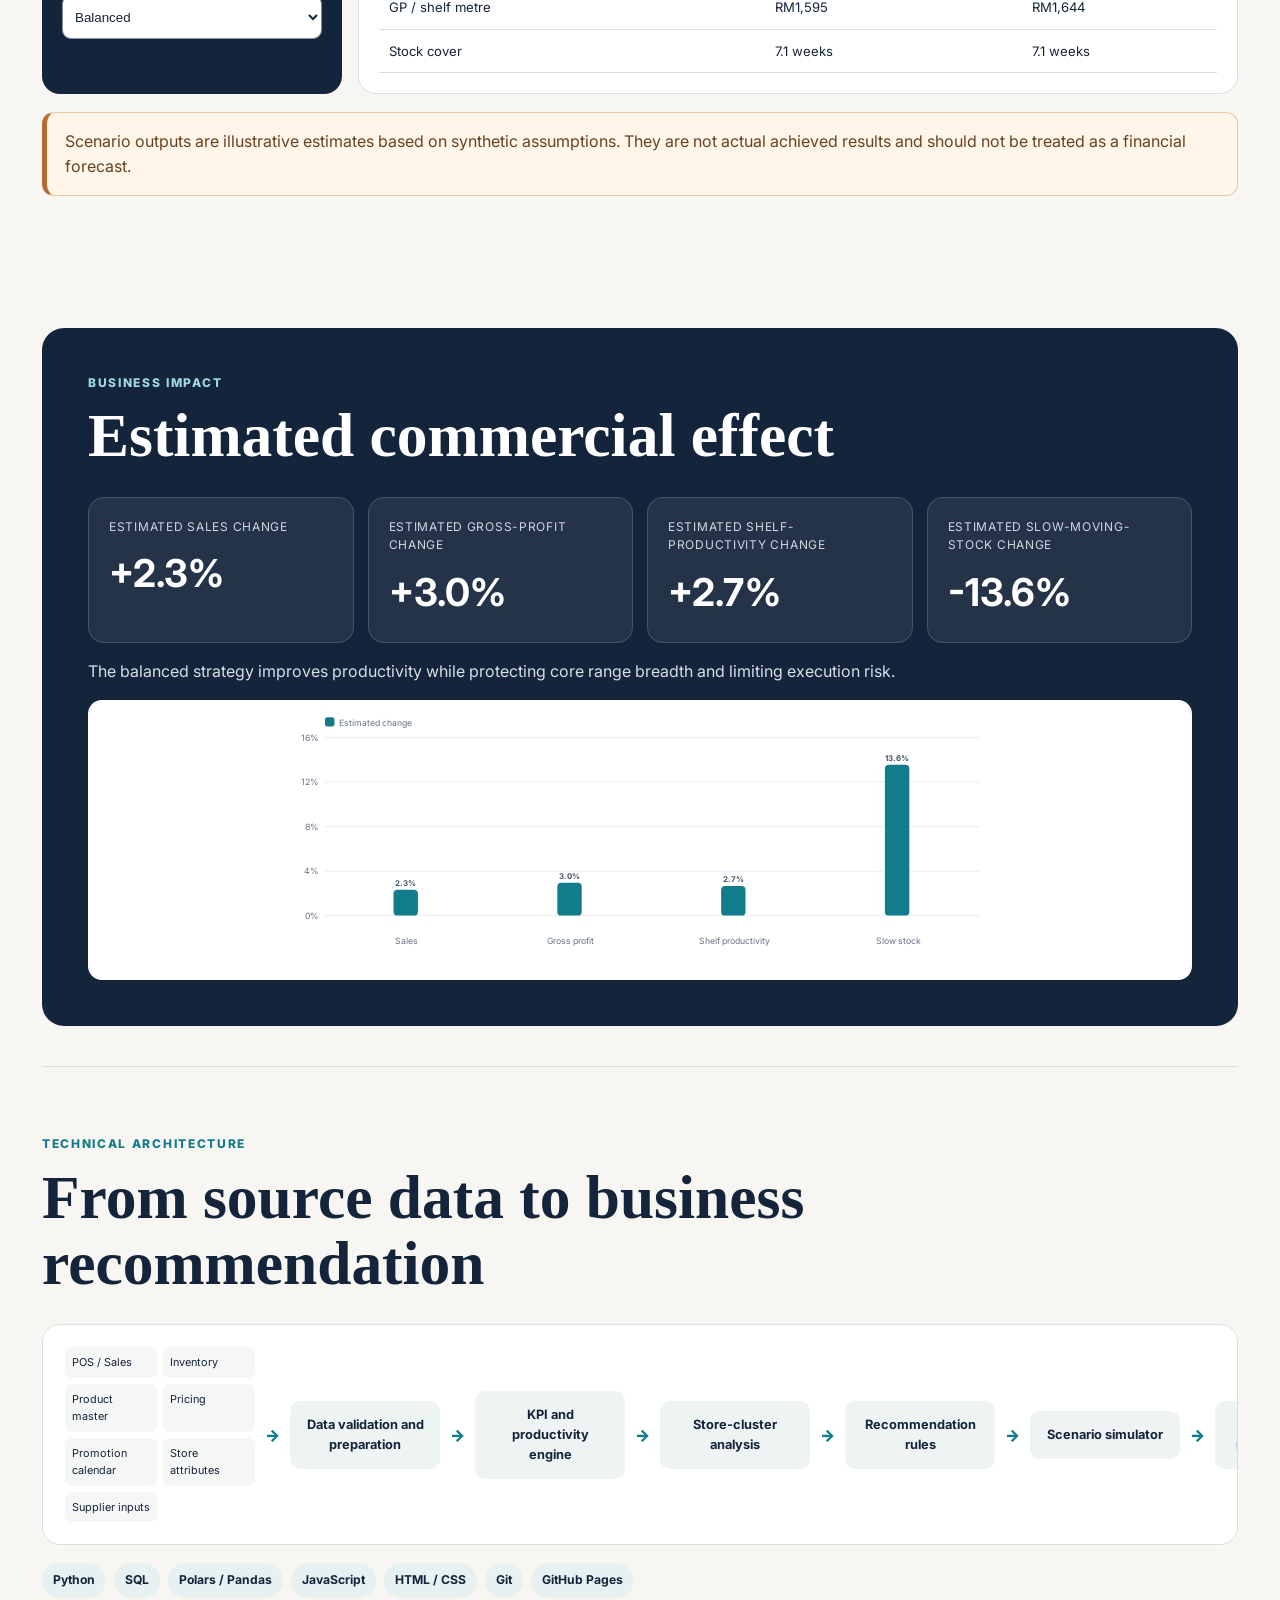
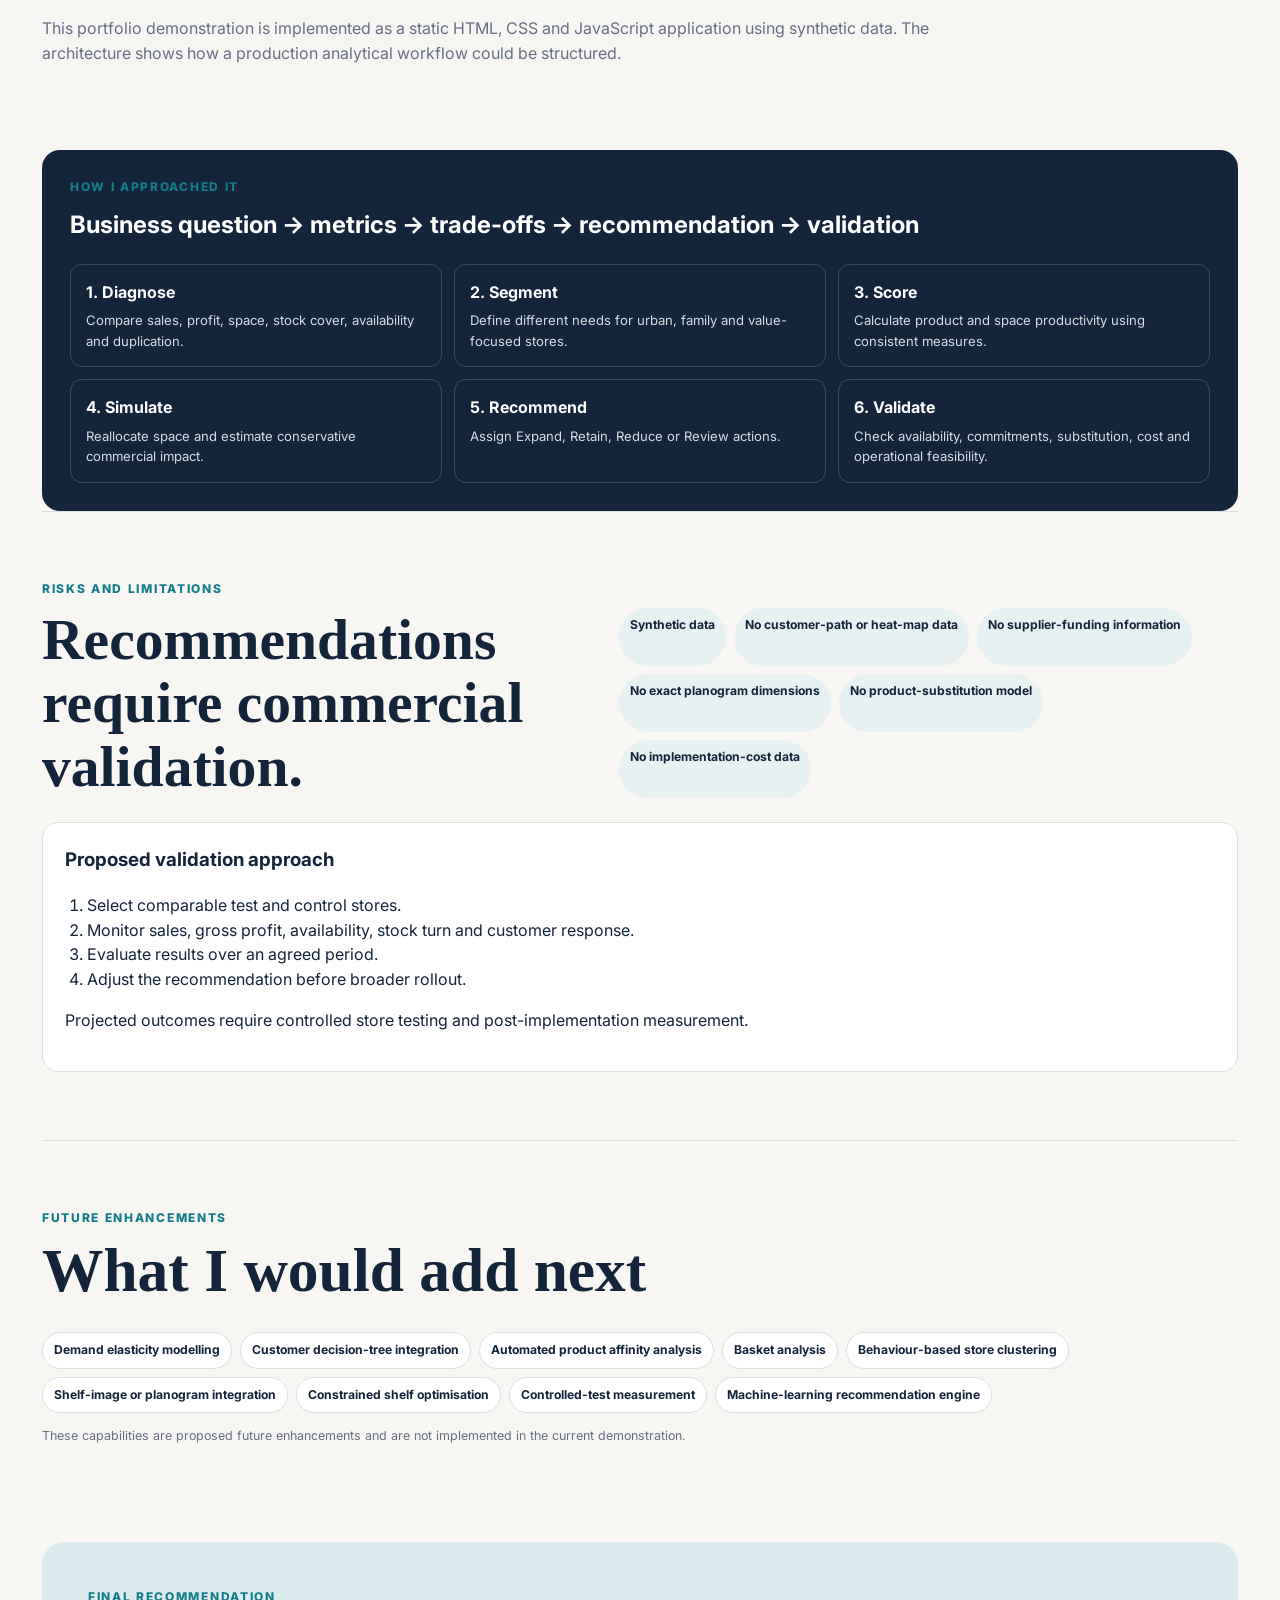
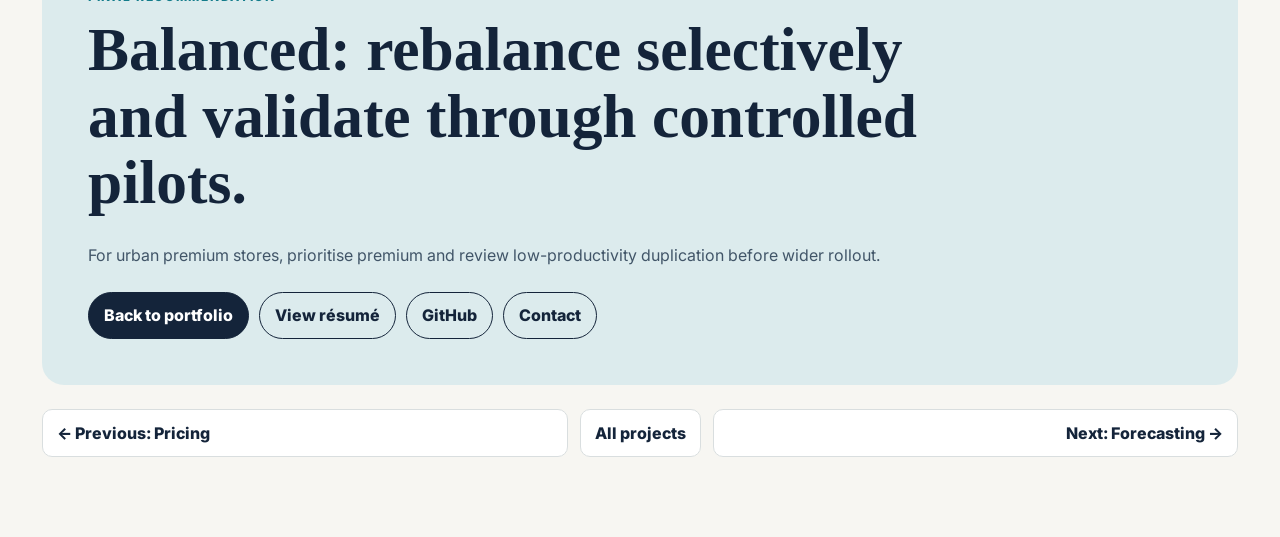
<file: projects/space-range.html>
<!DOCTYPE html>
<html lang="en">
<head>
  <meta charset="UTF-8" />
  <meta name="viewport" content="width=device-width, initial-scale=1.0" />
  <meta name="description" content="Synthetic retail space and range optimisation case study by Haniy Turana." />
  <title>Retail Space & Range Optimisation | Haniy Turana</title>
  <link rel="preconnect" href="https://fonts.googleapis.com">
  <link rel="preconnect" href="https://fonts.gstatic.com" crossorigin>
  <link href="https://fonts.googleapis.com/css2?family=Inter:wght@400;500;600;700;800&family=Playfair+Display:wght@700&display=swap" rel="stylesheet">
  <link rel="stylesheet" href="dashboard.css" />
</head>
<body>
<a class="skip-link" href="#main-content">Skip to case study content</a>
<header class="dash-header">
  <a href="../index.html#projects" class="back-link">← Back to portfolio</a>
  <span class="demo-badge">Synthetic data · Independent case study</span>
</header>
<nav class="case-nav" aria-label="Case study contents">
  <a href="#overview">Overview</a>
  <a href="#business-problem">Business problem</a>
  <a href="#dashboard">Dashboard</a>
  <a href="#insights">Insights</a>
  <a href="#recommendations">Recommendations</a>
  <a href="#impact">Impact</a>
  <a href="#architecture">Architecture</a>
  <a href="#methodology">Methodology</a>
</nav>
<main class="dashboard-shell" id="main-content">
  <section class="dash-hero" id="overview">
    <div>
      <p class="eyebrow">Independent Retail Analytics Case Study</p>
      <h1>Retail Space &amp; Range Optimisation</h1>
      <p>Translating sales, gross profit, shelf productivity, stock cover and store characteristics into practical assortment decisions.</p>
    </div>
    <div class="scenario-control">
      <label for="storeType">Store cluster</label>
      <select id="storeType">
        <option value="urban">Urban premium</option>
        <option value="family">Family residential</option>
        <option value="value">Value-focused neighbourhood</option>
      </select>
      <label for="strategyType">Assortment strategy</label>
      <select id="strategyType">
        <option value="balanced">Balanced</option>
        <option value="growth">Growth focused</option>
        <option value="margin">Margin focused</option>
        <option value="recovery">Inventory recovery</option>
      </select>
      <p class="filter-note" id="filterStatus" aria-live="polite">Urban premium · Balanced strategy</p>
    </div>
  </section>

  <aside class="case-disclaimer" aria-label="Important data disclaimer">
    <strong>Independent portfolio work</strong>
    This independent portfolio case study uses synthetic data. It does not represent any employer’s actual operations, results or commercial decisions.
  </aside>

  <section class="outcome-grid" aria-label="Case study outcomes">
    <article><span>01</span><strong>Expand productive ranges</strong></article>
    <article><span>02</span><strong>Retain strategic core products</strong></article>
    <article><span>03</span><strong>Reduce inefficient shelf allocation</strong></article>
    <article><span>04</span><strong>Review duplicated or slow-moving SKUs</strong></article>
  </section>

  <section class="case-section" id="business-problem">
    <p class="eyebrow">Business problem</p>
    <div class="section-intro">
      <h2>Historical shelf allocation can drift away from current commercial reality.</h2>
      <div>
        <p>Legacy space decisions may no longer reflect customer demand, gross-profit contribution, sales productivity, stock turnover, store mission, SKU duplication, range relevance or availability constraints.</p>
        <p>The result can be low sales per shelf metre, excess inventory, duplicated choices, weak category profitability, stock-outs in productive ranges and inconsistent assortments across store types.</p>
      </div>
    </div>
  </section>

  <section class="case-section" id="business-questions">
    <p class="eyebrow">Business questions</p>
    <h2>Questions the analysis must answer</h2>
    <div class="question-grid">
      <article><span>01</span><h3>Which product groups deserve more shelf space?</h3></article>
      <article><span>02</span><h3>Which SKUs should be retained, reduced or reviewed?</h3></article>
      <article><span>03</span><h3>Does sales contribution justify current space allocation?</h3></article>
      <article><span>04</span><h3>How should assortment differ across store missions?</h3></article>
      <article><span>05</span><h3>Can profit and productivity improve without more total space?</h3></article>
      <article><span>06</span><h3>Which commercial risks require validation before rollout?</h3></article>
    </div>
  </section>

  <section class="case-section" id="decision-framework">
    <p class="eyebrow">Decision framework</p>
    <h2>From contribution metrics to an implementable decision</h2>
    <div class="decision-flow" role="list" aria-label="Space and range decision sequence">
      <span role="listitem">Sales contribution</span><i aria-hidden="true">→</i>
      <span role="listitem">Gross profit</span><i aria-hidden="true">→</i>
      <span role="listitem">Space share</span><i aria-hidden="true">→</i>
      <span role="listitem">Shelf productivity</span><i aria-hidden="true">→</i>
      <span role="listitem">Stock cover</span><i aria-hidden="true">→</i>
      <span role="listitem">Availability</span><i aria-hidden="true">→</i>
      <span role="listitem">Duplication</span><i aria-hidden="true">→</i>
      <span role="listitem">Store mission</span><i aria-hidden="true">→</i>
      <span role="listitem">Commercial checks</span><i aria-hidden="true">→</i>
      <span class="flow-output" role="listitem">Expand · Retain · Reduce · Review</span>
    </div>
    <p class="framework-note">A product should not automatically receive more shelf space simply because its sales share exceeds its space share. Gross profit, stock turn, category role, availability, substitution risk, store mission and commercial agreements must also be considered.</p>
  </section>

  <section class="case-section dashboard-section" id="dashboard">
    <div class="section-heading-row"><div><p class="eyebrow">Interactive dashboard</p><h2>Cluster and strategy scenario</h2></div><p>Change the controls above to update every connected output.</p></div>

  <section class="kpi-grid" id="kpis">
    <article class="kpi-card"><span>Category sales</span><strong id="salesKpi">RM528K</strong><small id="salesNote">Urban scenario estimate</small></article>
    <article class="kpi-card"><span>Gross profit</span><strong id="gpKpi">RM181K</strong><small id="gpNote">34.3% gross margin</small></article>
    <article class="kpi-card"><span>Gross margin</span><strong id="marginKpi">34.3%</strong><small>Estimated scenario rate</small></article>
    <article class="kpi-card"><span>Sales / shelf metre</span><strong id="spaceKpi">RM4,650</strong><small id="spaceNote">+10.7% vs current</small></article>
    <article class="kpi-card"><span>GP / shelf metre</span><strong id="gpSpaceKpi">RM1,595</strong><small>Gross-profit productivity</small></article>
    <article class="kpi-card"><span>Stock cover</span><strong id="coverKpi">7.1 weeks</strong><small>Weighted category estimate</small></article>
    <article class="kpi-card"><span>SKUs to review</span><strong id="reviewKpi">14</strong><small>Low productivity or duplication</small></article>
    <article class="kpi-card"><span>Slow-moving stock</span><strong id="slowKpi">RM52K</strong><small>Estimated inventory value</small></article>
  </section>

  <section class="dashboard-grid two-up">
    <article class="panel">
      <div class="panel-head"><div><p class="eyebrow">Space productivity</p><h2>Sales, profit and shelf-space share</h2></div></div>
      <div class="chart-wrap tall" id="spaceChart" aria-describedby="spaceChartDescription"></div>
      <p class="sr-only" id="spaceChartDescription">Grouped bar chart comparing sales, gross-profit and space share for five synthetic product groups.</p>
      <p class="chart-note">A brand does not automatically deserve more space simply because sales share exceeds space share. Profit, category role, stock turn, availability and substitution risk must also be considered.</p>
    </article>
    <article class="panel">
      <div class="panel-head"><div><p class="eyebrow">Decision logic</p><h2>Recommended actions</h2></div></div>
      <div class="matrix">
        <div><b>Expand</b><span>High sales and profit productivity with insufficient shelf space.</span></div>
        <div><b>Retain</b><span>Balanced contribution and strategically important core assortment.</span></div>
        <div><b>Reduce</b><span>Acceptable demand but weak productivity relative to space occupied.</span></div>
        <div><b>Review / delist</b><span>Low sales, low margin, duplication and excessive stock cover.</span></div>
      </div>
      <div class="recommendation" id="clusterRecommendation"><strong>Urban premium recommendation</strong>Prioritise the strongest product group while protecting core availability and validating operational constraints.</div>
    </article>
  </section>

  <section class="chart-grid">
    <article class="panel"><div class="panel-head"><div><p class="eyebrow">Sales productivity</p><h2>Sales per shelf metre</h2></div></div><div class="chart-wrap compact" id="salesProductivityChart"></div></article>
    <article class="panel"><div class="panel-head"><div><p class="eyebrow">Profit productivity</p><h2>GP per shelf metre</h2></div></div><div class="chart-wrap compact" id="gpProductivityChart"></div></article>
    <article class="panel"><div class="panel-head"><div><p class="eyebrow">Space allocation</p><h2>Current vs proposed</h2></div></div><div class="chart-wrap compact" id="allocationChart"></div></article>
  </section>
  </section>

  <section class="case-section" id="insights">
    <p class="eyebrow">Executive Insights</p>
    <div class="section-heading-row"><h2>What requires management attention</h2><p>Insights update with the selected cluster and strategy.</p></div>
    <div class="insight-grid" id="insightCards" aria-live="polite"></div>
  </section>

  <section class="case-section" id="recommendations">
    <div class="panel">
    <div class="panel-head"><div><p class="eyebrow">SKU rationalisation</p><h2>Priority action list</h2></div><span class="small-note">Illustrative synthetic products</span></div>
    <div class="table-tools">
      <label for="actionFilter">Filter recommendation
        <select id="actionFilter"><option value="all">All actions</option><option value="Expand">Expand</option><option value="Retain">Retain</option><option value="Reduce">Reduce</option><option value="Review">Review</option></select>
      </label>
      <span id="tableStatus" class="small-note" aria-live="polite"></span>
    </div>
    <div class="table-scroll"><table>
      <thead><tr><th><button type="button" data-sort="0">Product group</button></th><th><button type="button" data-sort="1">Sales share</button></th><th><button type="button" data-sort="2">Profit share</button></th><th><button type="button" data-sort="3">Space share</button></th><th><button type="button" data-sort="4">Sales / metre</button></th><th><button type="button" data-sort="5">GP / metre</button></th><th><button type="button" data-sort="6">Stock cover</button></th><th>Cluster relevance</th><th>Action</th><th>Reason</th><th>Implementation risk</th></tr></thead>
      <tbody id="actionRows"></tbody>
    </table></div>
    </div>
  </section>

  <section class="case-section" id="cluster-analysis">
  <div class="dashboard-grid two-up">
    <article class="panel">
      <div class="panel-head"><div><p class="eyebrow">Store clustering</p><h2>Assortment should vary by customer mission</h2></div></div>
      <div class="chart-wrap" id="clusterChart"></div>
    </article>
    <article class="panel">
      <div class="panel-head"><div><p class="eyebrow">Scenario impact</p><h2>Current vs proposed allocation</h2></div></div>
      <div class="table-scroll"><table>
        <thead><tr><th>Measure</th><th>Current</th><th>Proposed</th><th>Change</th></tr></thead>
        <tbody id="impactRows">
          <tr><td>Category sales</td><td>RM500,000</td><td>RM528,000</td><td class="positive">+5.6%</td></tr>
          <tr><td>Gross profit</td><td>RM165,000</td><td>RM181,000</td><td class="positive">+9.7%</td></tr>
          <tr><td>Slow-moving stock</td><td>RM70,000</td><td>RM52,000</td><td class="positive">-25.7%</td></tr>
          <tr><td>Sales per shelf metre</td><td>RM4,200</td><td>RM4,650</td><td class="positive">+10.7%</td></tr>
        </tbody>
      </table></div>
      <p class="chart-note">Proposed values are scenario estimates, not actual business results.</p>
    </article>
  </div>
  </section>

  <section class="case-section" id="scenario">
    <p class="eyebrow">What-if simulator</p>
    <div class="section-heading-row"><h2>Test a controlled reallocation</h2><p>Assumptions are deliberately conservative and synthetic.</p></div>
    <div class="simulator-layout">
      <form class="simulator-controls" id="simulatorControls">
        <label for="spaceRange">Space reallocated <output id="spaceOutput" for="spaceRange">8%</output>
          <input id="spaceRange" type="range" min="0" max="20" value="8" step="1">
        </label>
        <label for="skuRange">SKU reduction <output id="skuOutput" for="skuRange">8 SKUs</output>
          <input id="skuRange" type="range" min="0" max="20" value="8" step="1">
        </label>
        <label for="simStrategy">Simulator strategy
          <select id="simStrategy"><option value="balanced">Balanced</option><option value="growth">Growth focused</option><option value="margin">Margin focused</option><option value="recovery">Inventory recovery</option></select>
        </label>
      </form>
      <div class="panel simulator-results">
        <div class="table-scroll"><table class="scenario-table"><thead><tr><th>Measure</th><th>Current</th><th>Proposed</th><th>Estimated change</th></tr></thead><tbody id="simulatorRows"></tbody></table></div>
      </div>
    </div>
    <p class="case-disclaimer">Scenario outputs are illustrative estimates based on synthetic assumptions. They are not actual achieved results and should not be treated as a financial forecast.</p>
  </section>

  <section class="impact-section" id="impact">
    <p class="eyebrow">Business impact</p>
    <h2>Estimated commercial effect</h2>
    <div class="impact-grid" id="impactCards"></div>
    <p id="impactInterpretation" class="impact-copy"></p>
    <div class="chart-wrap compact" id="outcomesChart"></div>
  </section>

  <section class="case-section architecture-section" id="architecture">
    <p class="eyebrow">Technical architecture</p>
    <h2>From source data to business recommendation</h2>
    <div class="architecture-flow">
      <div class="source-stack"><span>POS / Sales</span><span>Inventory</span><span>Product master</span><span>Pricing</span><span>Promotion calendar</span><span>Store attributes</span><span>Supplier inputs</span></div>
      <i aria-hidden="true">→</i><strong>Data validation and preparation</strong>
      <i aria-hidden="true">→</i><strong>KPI and productivity engine</strong>
      <i aria-hidden="true">→</i><strong>Store-cluster analysis</strong>
      <i aria-hidden="true">→</i><strong>Recommendation rules</strong>
      <i aria-hidden="true">→</i><strong>Scenario simulator</strong>
      <i aria-hidden="true">→</i><strong>Dashboard and recommendation</strong>
    </div>
    <div class="tech-list" aria-label="Technologies"><span>Python</span><span>SQL</span><span>Polars / Pandas</span><span>JavaScript</span><span>HTML / CSS</span><span>Git</span><span>GitHub Pages</span></div>
    <p class="framework-note">This portfolio demonstration is implemented as a static HTML, CSS and JavaScript application using synthetic data. The architecture shows how a production analytical workflow could be structured.</p>
  </section>

  <section class="method-panel" id="methodology">
    <p class="eyebrow">How I approached it</p>
    <h2>Business question → metrics → trade-offs → recommendation → validation</h2>
    <div class="method-grid six-step">
      <div><strong>1. Diagnose</strong><span>Compare sales, profit, space, stock cover, availability and duplication.</span></div>
      <div><strong>2. Segment</strong><span>Define different needs for urban, family and value-focused stores.</span></div>
      <div><strong>3. Score</strong><span>Calculate product and space productivity using consistent measures.</span></div>
      <div><strong>4. Simulate</strong><span>Reallocate space and estimate conservative commercial impact.</span></div>
      <div><strong>5. Recommend</strong><span>Assign Expand, Retain, Reduce or Review actions.</span></div>
      <div><strong>6. Validate</strong><span>Check availability, commitments, substitution, cost and operational feasibility.</span></div>
    </div>
  </section>

  <section class="case-section" id="risks">
    <p class="eyebrow">Risks and limitations</p>
    <div class="section-intro">
      <h2>Recommendations require commercial validation.</h2>
      <div class="limitation-grid">
        <span>Synthetic data</span><span>No customer-path or heat-map data</span><span>No supplier-funding information</span><span>No exact planogram dimensions</span><span>No product-substitution model</span><span>No implementation-cost data</span>
      </div>
    </div>
    <div class="validation-box">
      <h3>Proposed validation approach</h3>
      <ol><li>Select comparable test and control stores.</li><li>Monitor sales, gross profit, availability, stock turn and customer response.</li><li>Evaluate results over an agreed period.</li><li>Adjust the recommendation before broader rollout.</li></ol>
      <p>Projected outcomes require controlled store testing and post-implementation measurement.</p>
    </div>
  </section>

  <section class="case-section" id="future-enhancements">
    <p class="eyebrow">Future enhancements</p>
    <h2>What I would add next</h2>
    <div class="enhancement-grid"><span>Demand elasticity modelling</span><span>Customer decision-tree integration</span><span>Automated product affinity analysis</span><span>Basket analysis</span><span>Behaviour-based store clustering</span><span>Shelf-image or planogram integration</span><span>Constrained shelf optimisation</span><span>Controlled-test measurement</span><span>Machine-learning recommendation engine</span></div>
    <p class="chart-note">These capabilities are proposed future enhancements and are not implemented in the current demonstration.</p>
  </section>

  <section class="final-recommendation" id="final-recommendation">
    <p class="eyebrow">Final recommendation</p>
    <h2 id="finalRecommendationTitle">Rebalance selectively, protect the core and validate through controlled pilots.</h2>
    <p id="finalRecommendationCopy">Use the selected cluster and strategy to prioritise productive ranges while applying availability, substitution and supplier checks before implementation.</p>
    <div class="case-actions"><a href="../index.html#projects">Back to portfolio</a><a href="../resume/Haniy_Turana_Master_Resume.pdf" target="_blank" rel="noopener noreferrer">View résumé</a><a href="https://github.com/haniyturana" target="_blank" rel="noopener noreferrer">GitHub</a><a href="mailto:haniy.turana@gmail.com">Contact</a></div>
  </section>
  <nav class="project-pagination" aria-label="Case study pagination"><a href="pricing.html">← Previous: Pricing</a><a href="../index.html#projects">All projects</a><a href="forecasting.html">Next: Forecasting →</a></nav>
</main>
<script src="dashboard.js"></script>
<script type="text/plain" id="legacySpaceRangeData">
const productGroupLabels=['Premium','Core','Value','Family packs','Travel sizes'];
svgGroupedBarChart(document.getElementById('clusterChart'),['Premium','Core','Value','Family packs'],[
 {name:'Urban',values:[38,32,14,16]},
 {name:'Family',values:[20,34,18,28]},
 {name:'Value',values:[12,32,38,18]}
],'%');
const rows={
 urban:[['Premium serum','12%','18%','8%','5.2 weeks','Expand','Strong profit productivity and unmet premium demand'],['Core cleanser','19%','17%','18%','4.0 weeks','Retain','Balanced core category role'],['Entry moisturiser','8%','4%','12%','9.5 weeks','Reduce','Weak margin and excessive space'],['Duplicate toner variants','3%','2%','7%','14.0 weeks','Review / delist','Duplication and slow movement']],
 family:[['Family cleanser pack','16%','14%','10%','4.5 weeks','Expand','Strong basket relevance for family mission'],['Core moisturiser','20%','19%','19%','4.2 weeks','Retain','Balanced demand and contribution'],['Premium serum','8%','12%','11%','7.0 weeks','Reduce','Profitable but less relevant to cluster'],['Duplicate travel sizes','2%','1%','5%','13.0 weeks','Review / delist','Low demand and duplication']],
 value:[['Opening-price cleanser','18%','12%','12%','3.8 weeks','Expand','High unit movement and price-point role'],['Core moisturiser','18%','17%','18%','4.5 weeks','Retain','Balanced core assortment'],['Premium treatment','5%','9%','12%','10.5 weeks','Reduce','Low demand despite margin'],['Duplicate premium variants','2%','3%','7%','15.0 weeks','Review / delist','Slow movement and low cluster relevance']]
};
const recs={urban:['Urban premium recommendation','Prioritise the strongest product group while protecting core availability and validating operational constraints.'],family:['Family residential recommendation','Prioritise relevant pack formats and dependable core lines. Maintain a balanced price ladder and reduce variants with weak local demand.'],value:['Value-focused recommendation','Prioritise opening price points, trusted core lines and high-turn essentials. Limit premium duplication and use profitability guardrails before expanding low-price ranges.']};
const scenarios={
 urban:{
  label:'Urban premium',
  kpis:{sales:'RM528K',salesNote:'Urban scenario estimate',gp:'RM181K',gpNote:'34.3% gross margin',space:'RM4,650',spaceNote:'+10.7% vs current',review:'14'},
  series:[{name:'Sales share',values:[28,32,14,16,10]},{name:'Profit share',values:[36,32,10,14,8]},{name:'Space share',values:[22,32,20,18,8]}],
  impact:[['Category sales','RM500,000','RM528,000','+5.6%'],['Gross profit','RM165,000','RM181,000','+9.7%'],['Slow-moving stock','RM70,000','RM52,000','-25.7%'],['Sales per shelf metre','RM4,200','RM4,650','+10.7%']]
 },
 family:{
  label:'Family residential',
  kpis:{sales:'RM612K',salesNote:'Family scenario estimate',gp:'RM202K',gpNote:'33.0% gross margin',space:'RM4,420',spaceNote:'+8.3% vs current',review:'11'},
  series:[{name:'Sales share',values:[18,31,15,28,8]},{name:'Profit share',values:[24,32,12,25,7]},{name:'Space share',values:[20,32,17,24,7]}],
  impact:[['Category sales','RM570,000','RM612,000','+7.4%'],['Gross profit','RM184,000','RM202,000','+9.8%'],['Slow-moving stock','RM64,000','RM49,000','-23.4%'],['Sales per shelf metre','RM4,080','RM4,420','+8.3%']]
 },
 value:{
  label:'Value-focused neighbourhood',
  kpis:{sales:'RM474K',salesNote:'Value scenario estimate',gp:'RM142K',gpNote:'30.0% gross margin',space:'RM4,180',spaceNote:'+6.9% vs current',review:'17'},
  series:[{name:'Sales share',values:[10,30,38,17,5]},{name:'Profit share',values:[18,32,30,15,5]},{name:'Space share',values:[16,32,34,14,4]}],
  impact:[['Category sales','RM448,000','RM474,000','+5.8%'],['Gross profit','RM132,000','RM142,000','+7.6%'],['Slow-moving stock','RM76,000','RM55,000','-27.6%'],['Sales per shelf metre','RM3,910','RM4,180','+6.9%']]
 }
};
function renderScenario(type){
 const scenario=scenarios[type],k=scenario.kpis;
 document.getElementById('salesKpi').textContent=k.sales;
 document.getElementById('salesNote').textContent=k.salesNote;
 document.getElementById('gpKpi').textContent=k.gp;
 document.getElementById('gpNote').textContent=k.gpNote;
 document.getElementById('spaceKpi').textContent=k.space;
 document.getElementById('spaceNote').textContent=k.spaceNote;
 document.getElementById('reviewKpi').textContent=k.review;
 document.getElementById('filterStatus').textContent=`All figures below show the ${scenario.label} scenario.`;
 svgGroupedBarChart(document.getElementById('spaceChart'),productGroupLabels,scenario.series,'%');
 document.getElementById('actionRows').innerHTML=rows[type].map(r=>`<tr>${r.map((v,i)=>`<td${i===5?' class="status-cell"':''}>${v}</td>`).join('')}</tr>`).join('');
 document.getElementById('clusterRecommendation').innerHTML=`<strong>${recs[type][0]}</strong>${recs[type][1]}`;
 document.getElementById('impactRows').innerHTML=scenario.impact.map(r=>`<tr><td>${r[0]}</td><td>${r[1]}</td><td>${r[2]}</td><td class="positive">${r[3]}</td></tr>`).join('');
}
document.getElementById('storeType').addEventListener('change',e=>renderScenario(e.target.value));
renderScenario('urban');
</script>
<script src="space-range.js"></script>
</body>
</html>
</file>
<file: styles.css>
:root{--ink:#14243a;--muted:#667085;--paper:#f7f6f2;--white:#fff;--teal:#137c8b;--line:#d9dedf;--max:1180px}*{box-sizing:border-box}html{scroll-behavior:smooth}body{margin:0;background:var(--paper);color:var(--ink);font-family:Inter,Arial,sans-serif;line-height:1.65}a{color:inherit}.site-header{position:sticky;top:0;z-index:20;display:flex;align-items:center;justify-content:space-between;max-width:var(--max);margin:auto;padding:18px 24px;background:rgba(247,246,242,.93);backdrop-filter:blur(12px);border-bottom:1px solid rgba(20,36,58,.08)}.brand{display:grid;place-items:center;width:42px;height:42px;border-radius:50%;background:var(--ink);color:#fff;text-decoration:none;font-weight:800}.site-header nav{display:flex;gap:28px}.site-header nav a{text-decoration:none;font-size:.9rem;font-weight:600}.menu-button{display:none;border:1px solid var(--line);background:transparent;padding:9px 12px;border-radius:8px}.section-shell{max-width:var(--max);margin:auto;padding-left:24px;padding-right:24px}.hero{min-height:83vh;display:grid;grid-template-columns:1.45fr .75fr;gap:64px;align-items:center;padding-top:80px;padding-bottom:80px}.eyebrow{text-transform:uppercase;letter-spacing:.14em;font-size:.76rem;font-weight:800;color:var(--teal);margin:0 0 16px}.hero h1,.content-section h2,.contact-section h2{font-family:"Playfair Display",Georgia,serif;line-height:1.08;margin:0}.hero h1{font-size:clamp(3rem,7vw,6.5rem);max-width:900px}.hero-text{font-size:1.18rem;color:var(--muted);max-width:760px;margin:26px 0}.actions{display:flex;gap:12px;flex-wrap:wrap}.button{display:inline-flex;align-items:center;justify-content:center;padding:13px 18px;border-radius:999px;text-decoration:none;font-weight:700;border:1px solid var(--ink);transition:.2s transform,.2s background}.button:hover{transform:translateY(-2px)}.button.primary{background:var(--ink);color:#fff}.button.secondary{background:transparent}.quick-stats{display:flex;gap:38px;margin-top:44px}.quick-stats div{display:flex;flex-direction:column}.quick-stats strong{font-family:"Playfair Display",Georgia,serif;font-size:2rem}.quick-stats span{font-size:.78rem;color:var(--muted)}.hero-card{background:var(--ink);color:#fff;padding:34px;border-radius:24px;box-shadow:0 22px 60px rgba(20,36,58,.18)}.hero-card .card-label{font-size:.78rem;letter-spacing:.12em;text-transform:uppercase;color:#9fd9df;font-weight:800}.hero-card ul{padding-left:20px;margin-bottom:0}.hero-card li{margin:14px 0}.content-section{padding-top:105px;padding-bottom:105px;border-top:1px solid var(--line)}.two-column{display:grid;grid-template-columns:.85fr 1.15fr;gap:90px}.content-section h2,.contact-section h2{font-size:clamp(2.2rem,4.5vw,4.4rem)}.two-column p,.section-heading p{color:var(--muted);font-size:1.05rem}.section-heading{display:grid;grid-template-columns:1.2fr .8fr;gap:50px;align-items:end;margin-bottom:44px}.project-grid{display:grid;grid-template-columns:repeat(3,1fr);gap:20px}.project-card{background:#fff;border:1px solid var(--line);padding:28px;border-radius:18px;display:flex;flex-direction:column}.project-number{font-family:"Playfair Display",Georgia,serif;font-size:2.4rem;color:var(--teal)}.project-card h3{font-size:1.3rem;line-height:1.2}.project-card p{color:var(--muted)}.tags{display:flex;flex-wrap:wrap;gap:7px;margin:8px 0 16px}.tags span{font-size:.72rem;background:#eef4f4;border-radius:999px;padding:5px 9px}.project-card dl{margin-top:auto}.project-card dl div{border-top:1px solid var(--line);padding:10px 0}.project-card dt{font-size:.72rem;text-transform:uppercase;letter-spacing:.08em;color:var(--muted)}.project-card dd{margin:2px 0 0;font-weight:600}.dark-section{max-width:none;background:var(--ink);color:#fff;padding-left:max(24px,calc((100vw - var(--max))/2 + 24px));padding-right:max(24px,calc((100vw - var(--max))/2 + 24px))}.dark-section .eyebrow{color:#9fd9df}.skill-grid{display:grid;grid-template-columns:repeat(3,1fr);gap:16px;margin-top:42px}.skill-group{border:1px solid rgba(255,255,255,.16);border-radius:16px;padding:22px}.skill-group h3{margin-top:0}.skill-group p{color:#cfd7df;margin-bottom:0}.timeline{margin-top:40px}.timeline-item{display:grid;grid-template-columns:190px 1fr;gap:30px;padding:28px 0;border-top:1px solid var(--line)}.timeline-date{font-weight:800;color:var(--teal)}.timeline-item h3{margin:0 0 6px}.timeline-item p{margin:0;color:var(--muted)}.contact-section{max-width:var(--max);margin:80px auto;background:#dcebed;border-radius:26px;padding:64px}.contact-section p:not(.eyebrow){max-width:760px;color:#415568;font-size:1.08rem}footer{max-width:var(--max);margin:auto;padding:30px 24px 50px;display:flex;justify-content:space-between;color:var(--muted);font-size:.8rem}.reveal{opacity:0;transform:translateY(18px);transition:opacity .7s ease,transform .7s ease}.reveal.visible{opacity:1;transform:none}@media(max-width:900px){.hero,.two-column,.section-heading{grid-template-columns:1fr}.hero{gap:32px}.project-grid,.skill-grid{grid-template-columns:1fr 1fr}.site-header nav{display:none;position:absolute;top:76px;right:20px;left:20px;flex-direction:column;background:#fff;padding:18px;border-radius:14px;box-shadow:0 15px 40px rgba(0,0,0,.12)}.site-header nav.open{display:flex}.menu-button{display:block}.timeline-item{grid-template-columns:1fr}.contact-section{margin:40px 16px;padding:38px 24px}}@media(max-width:620px){.hero{padding-top:50px}.hero h1{font-size:3rem}.quick-stats{gap:18px;justify-content:space-between}.quick-stats strong{font-size:1.55rem}.project-grid,.skill-grid{grid-template-columns:1fr}.content-section{padding-top:75px;padding-bottom:75px}.contact-section h2{font-size:2.4rem}footer{flex-direction:column;gap:8px}}

/* Portfolio v2 improvements */
.project-card{color:inherit;text-decoration:none;min-width:0;transition:transform .22s ease,box-shadow .22s ease,border-color .22s ease;overflow:hidden}
.project-card:hover,.project-card:focus-visible{transform:translateY(-6px);box-shadow:0 18px 42px rgba(20,36,58,.12);border-color:var(--teal);outline:none}
.project-card-top{display:flex;align-items:center;justify-content:space-between;gap:16px}
.project-link{font-size:.78rem;font-weight:800;color:var(--teal);white-space:nowrap}
.project-card h3,.project-card p,.project-card dd{overflow-wrap:anywhere}
@media(max-width:760px){
  .section-shell{padding-left:18px;padding-right:18px}
  .site-header{padding:14px 18px}
  .hero{min-height:auto;padding-top:46px;padding-bottom:56px}
  .hero h1{font-size:clamp(2.45rem,13vw,4rem)}
  .hero-text{font-size:1rem}
  .quick-stats{display:grid;grid-template-columns:repeat(3,1fr);gap:10px;margin-top:30px}
  .quick-stats div{padding:12px 8px;border:1px solid var(--line);border-radius:12px;text-align:center}
  .quick-stats span{font-size:.68rem;line-height:1.25}
  .hero-card{padding:24px;border-radius:18px}
  .content-section{padding-top:64px;padding-bottom:64px}
  .section-heading{gap:18px;margin-bottom:28px}
  .section-heading h2,.content-section h2{font-size:clamp(2.05rem,11vw,3.25rem)}
  .project-grid,.skill-grid{grid-template-columns:minmax(0,1fr)}
  .project-card{padding:22px}
  .project-number{font-size:2rem}
  .two-column{gap:22px}
  .actions .button{width:100%}
  .contact-section{margin:28px 12px;padding:34px 20px}
}
@media(max-width:390px){
  .quick-stats{grid-template-columns:1fr}
  .project-card-top{align-items:flex-start}
  .project-link{white-space:normal;text-align:right}
}
.featured-grid{grid-template-columns:repeat(2,minmax(0,1fr))}.featured-card{grid-column:1/-1;background:linear-gradient(135deg,#ffffff 0%,#eef7f7 100%);border-color:#aacfd3}.featured-label{display:inline-flex;align-self:flex-start;margin:0 0 4px!important;padding:5px 9px;border-radius:999px;background:var(--ink);color:#fff!important;font-size:.7rem!important;font-weight:800;text-transform:uppercase;letter-spacing:.08em}.technical-projects{margin-top:26px;padding:26px;border:1px solid var(--line);border-radius:18px;display:grid;grid-template-columns:.8fr 1.2fr;gap:30px;background:#fff}.technical-projects h3{margin:0;font-size:1.4rem}.technical-links{display:flex;flex-direction:column;gap:10px}.technical-links a{padding:12px 14px;border-radius:10px;background:#f2f5f5;text-decoration:none;font-weight:700}.technical-links a:hover{background:#e5eeee}@media(max-width:760px){.featured-grid{grid-template-columns:1fr}.featured-card{grid-column:auto}.technical-projects{grid-template-columns:1fr;gap:16px}}
.outcome-strip{display:grid;grid-template-columns:repeat(4,minmax(0,1fr));gap:7px;margin:10px 0 14px}.outcome-strip span{padding:9px;background:#fff;border:1px solid #cde0e2;border-radius:9px;color:#34505c;font-size:.72rem;font-weight:800;text-align:center}.site-header a:focus-visible,.site-header button:focus-visible,.project-card:focus-visible,.technical-links a:focus-visible,.button:focus-visible{outline:3px solid #e69b52;outline-offset:3px}@media(max-width:760px){.outcome-strip{grid-template-columns:1fr 1fr}}@media(prefers-reduced-motion:reduce){html{scroll-behavior:auto}.reveal{opacity:1;transform:none;transition:none}.project-card,.button{transition:none}}
.skip-link{position:fixed;left:16px;top:10px;z-index:100;padding:10px 14px;background:var(--ink);color:#fff;border-radius:8px;transform:translateY(-160%);transition:transform .2s;text-decoration:none;font-weight:800}.skip-link:focus{transform:translateY(0)}
.problem-solving{padding-top:72px;padding-bottom:72px;border-top:1px solid var(--line)}.problem-solving h2{max-width:850px;margin:0 0 34px;font-family:"Playfair Display",Georgia,serif;font-size:clamp(2.2rem,4.5vw,4.4rem);line-height:1.08}.problem-solving-flow{display:grid;grid-template-columns:repeat(5,minmax(0,1fr));gap:10px;margin:0;padding:0;list-style:none}.problem-solving-flow li{position:relative;min-width:0;padding:20px;background:#fff;border:1px solid var(--line);border-radius:16px}.problem-solving-flow span{display:block;color:var(--teal);font-size:.72rem;font-weight:800;letter-spacing:.08em}.problem-solving-flow strong{display:block;margin:10px 0 8px}.problem-solving-flow small{display:block;color:var(--muted);line-height:1.5}.illustrative-results{display:flex;align-items:center;gap:8px;flex-wrap:wrap;margin-top:20px;padding:16px;border-radius:14px;background:#e7f1f2}.illustrative-results strong{margin-right:8px}.illustrative-results span{padding:6px 9px;background:#fff;border-radius:999px;font-size:.72rem;font-weight:700}.case-type{align-self:flex-start;margin:4px 0 0!important;color:var(--teal)!important;font-size:.7rem!important;font-weight:800;text-transform:uppercase;letter-spacing:.08em}.project-card dl div+div{margin-top:2px}@media(max-width:900px){.problem-solving-flow{grid-template-columns:repeat(2,minmax(0,1fr))}.problem-solving-flow li:last-child{grid-column:1/-1}}@media(max-width:620px){.problem-solving-flow{grid-template-columns:1fr}.problem-solving-flow li:last-child{grid-column:auto}.illustrative-results{align-items:flex-start;flex-direction:column}}

/* Engineering case-study grid */
.featured-grid{grid-template-columns:repeat(2,minmax(0,1fr));gap:24px}
.project-card{padding:30px;overflow:visible}
.project-card:hover,.project-card:focus-within{transform:translateY(-4px);box-shadow:0 14px 34px rgba(20,36,58,.1);border-color:var(--teal)}
.project-number{display:block;margin-bottom:10px;font-family:Inter,Arial,sans-serif;font-size:.82rem;line-height:1;font-weight:800;letter-spacing:.12em}
.case-type{margin:0!important;color:#536474!important;font-size:.75rem!important;letter-spacing:.1em}
.project-card h3{margin:9px 0 12px;font-size:clamp(1.25rem,2vw,1.5rem);line-height:1.25}
.project-card>p:not(.case-type){max-width:62ch;margin:0 0 17px;color:var(--muted);font-size:1rem;line-height:1.7}
.tags{gap:8px;margin:3px 0 20px}
.tags span{padding:7px 11px;border:1px solid #d9e8e9;font-size:.79rem;line-height:1.3;font-weight:700}
.project-card dl{margin:0 0 20px}
.project-card dl div{padding:14px 0}
.project-card dt{color:#536474;font-size:.74rem;letter-spacing:.1em;font-weight:800}
.project-card dd{margin-top:4px;font-size:.97rem;line-height:1.6}
.project-link{display:inline-flex;align-items:center;justify-content:space-between;gap:12px;align-self:flex-start;margin-top:auto;padding:8px 0 2px;color:var(--teal);font-size:.9rem;font-weight:800;text-decoration:underline;text-decoration-thickness:2px;text-underline-offset:4px}
.project-link:hover{text-decoration-thickness:3px}
.featured-card{padding:32px}
.featured-card>p:not(.case-type){max-width:76ch}
.featured-label{margin:0 0 2px!important;padding:6px 10px;font-size:.72rem!important}
.outcome-strip{gap:8px;margin:2px 0 18px}
.outcome-strip span{padding:10px;border-radius:10px;font-size:.79rem}
.technical-projects{margin-top:30px;padding:30px;grid-template-columns:minmax(0,.8fr) minmax(0,1.2fr);gap:32px}
.technical-intro{margin:10px 0 0;color:var(--muted);line-height:1.6}
.technical-links a{display:flex;justify-content:space-between;gap:16px;padding:13px 15px;border:1px solid transparent;transition:background .2s ease,border-color .2s ease}
.technical-links a:hover{border-color:#c5dcde}
.project-link:focus-visible{outline:3px solid #e69b52;outline-offset:3px}
@media(max-width:1024px){.project-card{padding:26px}.featured-card{padding:28px}}
@media(max-width:760px){.featured-grid{grid-template-columns:minmax(0,1fr)}.featured-card{padding:24px}.project-card{padding:24px}.technical-projects{grid-template-columns:minmax(0,1fr);gap:18px;padding:24px}}
@media(max-width:390px){.outcome-strip{grid-template-columns:minmax(0,1fr)}.project-link{width:100%}}
@media(prefers-reduced-motion:reduce){.technical-links a{transition:none}}

/* Matched retail and pricing case studies; shared rows align content and links. */
.intelligence-grid{grid-template-columns:repeat(2,minmax(0,1fr));gap:0 24px;margin-top:24px}
.intelligence-grid>.project-card{display:grid;grid-template-rows:subgrid;grid-row:span 9;row-gap:0}
.intelligence-grid .project-number{margin:0 0 10px}
.intelligence-grid .tags{align-content:start}
.intelligence-grid dl{display:grid;grid-template-rows:subgrid;grid-row:span 3}
.intelligence-grid .project-link{align-self:end}
@media(max-width:760px){.intelligence-grid{grid-template-columns:minmax(0,1fr);gap:24px}.intelligence-grid>.project-card{display:flex;grid-row:auto}.intelligence-grid dl{display:block}.intelligence-grid .project-link{align-self:flex-start}}
</file>
<file: projects/b2b-pricing-intelligence/style.css>
:root{font-family:Inter,Segoe UI,Arial,sans-serif;color:#20334a;background:#f3f6fa;font-size:15px}*{box-sizing:border-box}body{margin:0}aside{position:fixed;width:225px;height:100vh;background:#142d43;padding:35px 22px;color:white}aside b{font-size:12px;letter-spacing:2px;display:block;margin-bottom:35px}a{display:block;color:#d7e4ef;text-decoration:none;padding:12px 0}a:hover{color:#6ee0c3}main{margin-left:225px;padding:42px;max-width:1650px}h1{font-size:34px;letter-spacing:-1px;margin:12px 0}h2{font-size:22px;margin-top:0}h3{font-size:18px}small{color:#087f73;letter-spacing:2px;font-weight:700}header{margin-bottom:28px}.note{font-size:13px;line-height:1.7;color:#617186}section{background:white;border:1px solid #dee5ed;border-radius:12px;padding:25px;margin:22px 0;box-shadow:0 3px 12px #132d4304;scroll-margin-top:20px}.cards{display:grid;grid-template-columns:repeat(auto-fit,minmax(170px,1fr));gap:14px}.card{padding:20px;background:#f4f8fb;border-radius:8px;border-top:3px solid #188c80}.card strong{display:block;font-size:25px;margin:12px 0}.card span{font-size:12px;color:#617186}.chart{height:370px;min-width:0}.filters{display:flex;flex-wrap:wrap;gap:12px}label{display:inline-flex;flex-direction:column;gap:7px;font-size:12px;font-weight:600;margin-bottom:14px}input,select,button{padding:10px;border:1px solid #ced9e3;border-radius:6px;background:white;color:#20334a;max-width:100%}select{max-width:500px}button{cursor:pointer}button:disabled{opacity:.4;cursor:default}.table-wrap{overflow:auto;margin:16px 0}table{border-collapse:collapse;min-width:100%;font-size:12px}th,td{text-align:left;padding:12px;border-bottom:1px solid #e7edf3;white-space:nowrap}th{background:#f1f5f8}td:last-child{white-space:normal;min-width:220px}#status{padding:14px;background:#e8f4f0;border-radius:7px}p{line-height:1.7}:focus-visible{outline:3px solid #128779;outline-offset:3px}@media(max-width:1000px){aside{position:static;width:auto;height:auto;display:flex;flex-wrap:wrap;gap:15px;padding:18px}aside b{width:100%;margin:0}aside a{font-size:12px;padding:3px}main{margin:0;padding:20px}}@media(max-width:550px){main{padding:12px}section{padding:16px}h1{font-size:27px}.chart{height:320px}.cards{grid-template-columns:1fr 1fr}.card{padding:12px}.card strong{font-size:20px}select{max-width:280px}}

.commercial-section{border-top:4px solid #168b80}.commercial-section h2{margin-top:12px}.commercial-section .filters label{flex:1 1 230px}.confirm-label{display:flex;flex-direction:row;align-items:center;line-height:1.5;margin-top:12px}.framework{padding:18px;background:#edf5f4;border-radius:8px}main>p a{display:inline;color:#087f73}

#dispersion label{max-width:100%}#sku{width:100%;max-width:500px}.chart-key{display:flex;flex-wrap:wrap;gap:6px 20px}.chart-key span::before{content:'';display:inline-block;width:22px;margin-right:7px;vertical-align:middle;border-top:2px solid #63778e}.chart-key .threshold-key::before{border-top:2px dashed #c17b35}

.suggested-row td{background:#e5f5ef;font-weight:600}.cards>*{min-width:0}.card strong{overflow-wrap:anywhere}.table-wrap{max-width:100%;overscroll-behavior-x:contain}section,label,.filters{min-width:0}#test-suggested{background:#087f73;color:white;font-weight:600}#suggestion-state{color:#087f73}#opportunity-product{font-weight:600}#segmentChart .point{cursor:pointer}#commercial-comparison td:last-child{min-width:100px}details .chart{width:100%}#modelStats td:last-child{min-width:240px}select{width:100%;max-width:100%}#method details{margin-bottom:18px}
@media(max-width:550px){.cards{grid-template-columns:1fr}.chart{height:350px}.filters label{max-width:100%;width:100%}#sku{max-width:100%}.card strong{font-size:23px}}

#suggestion-kpis{grid-template-columns:repeat(3,minmax(0,1fr))}@media(max-width:850px){#suggestion-kpis{grid-template-columns:repeat(2,minmax(0,1fr))}}@media(max-width:550px){#suggestion-kpis{grid-template-columns:1fr}}

#review-summary{display:grid;grid-template-columns:repeat(4,minmax(0,1fr));gap:10px;margin:16px 0}.review-count{padding:12px;background:#f1f5f8;border-radius:8px;font-size:12px;overflow-wrap:anywhere}.review-count strong{display:block;font-size:24px;margin-top:6px}.primary-count{background:#e5f5ef;border:2px solid #087f73;color:#08675e}.review-table{width:100%;table-layout:fixed}.review-table th,.review-table td{white-space:normal;min-width:0;padding:8px 5px;overflow-wrap:anywhere}.review-table th:nth-child(3){width:15%}.review-table th:nth-child(4),.review-table th:nth-child(5){width:6%}.review-detail td{padding:0 5px 12px}.review-detail summary{cursor:pointer;color:#087f73;padding:8px 0;font-size:12px}.review-detail dl{display:grid;grid-template-columns:repeat(2,minmax(0,1fr));gap:12px;margin:8px 0;padding:12px;background:#f4f8fb}.review-detail dt{font-weight:600}.review-detail dd{margin:5px 0;line-height:1.5}.review-detail dl div:nth-child(3){grid-column:1/-1}
@media(max-width:1100px){#review-summary{grid-template-columns:repeat(2,minmax(0,1fr))}.review-table thead{position:absolute;width:1px;height:1px;overflow:hidden;clip-path:inset(50%)}.review-table,.review-table tbody{display:block}.review-table tbody{border:1px solid #dee5ed;border-radius:8px;margin:12px 0;padding:10px}.review-table .review-row{display:grid;grid-template-columns:repeat(2,minmax(0,1fr));gap:8px}.review-table .review-row td{display:block;border:0}.review-row td::before{content:attr(data-label);display:block;font-weight:600;color:#617186;margin-bottom:5px}.review-table .review-detail,.review-table .review-detail td{display:block;width:100%;border:0}}
@media(max-width:550px){.review-detail dl{grid-template-columns:1fr}.review-count{padding:10px}}
</file>
<file: projects/dashboard.css>
:root{--ink:#14243a;--muted:#667085;--paper:#f7f6f2;--white:#fff;--teal:#137c8b;--line:#d9dedf;--good:#16794a;--warn:#ad6500;--bad:#b42318;--max:1240px}
*{box-sizing:border-box}html{scroll-behavior:smooth}body{margin:0;background:var(--paper);color:var(--ink);font-family:Inter,Arial,sans-serif;line-height:1.55}a{color:inherit}.dash-header{position:sticky;top:0;z-index:10;background:rgba(247,246,242,.96);backdrop-filter:blur(10px);border-bottom:1px solid var(--line)}.dash-nav{max-width:var(--max);margin:auto;padding:15px 22px;display:flex;align-items:center;justify-content:space-between;gap:18px}.back{text-decoration:none;font-weight:800}.dash-nav-links{display:flex;gap:10px;flex-wrap:wrap}.dash-nav-links a{text-decoration:none;font-size:.8rem;padding:8px 11px;border:1px solid var(--line);border-radius:999px}.dash-nav-links a.active{background:var(--ink);color:white;border-color:var(--ink)}main{max-width:var(--max);margin:auto;padding:38px 22px 80px}.eyebrow{text-transform:uppercase;letter-spacing:.14em;font-size:.75rem;font-weight:800;color:var(--teal);margin:0 0 10px}.page-title{font-family:Georgia,serif;font-size:clamp(2.4rem,6vw,5rem);line-height:1.04;margin:0;max-width:900px}.lede{color:var(--muted);font-size:1.05rem;max-width:800px;margin:18px 0 28px}.notice{background:#e9f4f5;border:1px solid #c9e3e6;padding:12px 15px;border-radius:12px;font-size:.86rem;margin-bottom:28px}.kpi-grid{display:grid;grid-template-columns:repeat(4,minmax(0,1fr));gap:14px;margin:24px 0}.kpi{background:#fff;border:1px solid var(--line);border-radius:16px;padding:18px;min-width:0}.kpi span{font-size:.75rem;color:var(--muted);text-transform:uppercase;letter-spacing:.07em}.kpi strong{display:block;font-size:clamp(1.45rem,3vw,2.2rem);margin-top:4px;overflow-wrap:anywhere}.kpi small{display:block;margin-top:5px;color:var(--muted)}.grid-2{display:grid;grid-template-columns:1.45fr .75fr;gap:16px;margin-top:16px}.panel{background:#fff;border:1px solid var(--line);border-radius:18px;padding:20px;min-width:0}.panel h2{font-size:1rem;margin:0 0 4px}.panel-sub{font-size:.8rem;color:var(--muted);margin:0 0 16px}.chart{width:100%;height:300px;display:block}.legend{display:flex;gap:16px;flex-wrap:wrap;font-size:.75rem;color:var(--muted);margin-top:8px}.legend i{display:inline-block;width:10px;height:10px;border-radius:50%;margin-right:5px;background:var(--teal)}.legend .second i{background:#8fa3b8}.table-wrap{overflow-x:auto;-webkit-overflow-scrolling:touch}.data-table{width:100%;border-collapse:collapse;min-width:680px}.data-table th,.data-table td{text-align:left;padding:11px 10px;border-bottom:1px solid var(--line);font-size:.82rem}.data-table th{font-size:.7rem;text-transform:uppercase;letter-spacing:.05em;color:var(--muted)}.badge{display:inline-flex;padding:4px 8px;border-radius:999px;font-size:.7rem;font-weight:700;background:#eef4f4}.badge.good{color:var(--good);background:#e8f5ee}.badge.warn{color:var(--warn);background:#fff4df}.badge.bad{color:var(--bad);background:#fdecea}.bar-list{display:grid;gap:15px}.bar-row{display:grid;grid-template-columns:125px 1fr 55px;gap:10px;align-items:center;font-size:.8rem}.bar-track{height:10px;background:#edf0f2;border-radius:999px;overflow:hidden}.bar-fill{height:100%;background:var(--teal);border-radius:999px}.recommendation{border-left:4px solid var(--teal);padding:14px 16px;background:#f0f7f7;border-radius:0 12px 12px 0}.filters{display:flex;gap:10px;flex-wrap:wrap;margin:20px 0}.filters label{font-size:.76rem;font-weight:700}.filters select{display:block;margin-top:5px;border:1px solid var(--line);border-radius:9px;padding:9px 12px;background:#fff;min-width:150px}footer{max-width:var(--max);margin:auto;padding:22px;color:var(--muted);font-size:.76rem;border-top:1px solid var(--line)}
@media(max-width:900px){.kpi-grid{grid-template-columns:repeat(2,minmax(0,1fr))}.grid-2{grid-template-columns:1fr}.dash-nav{align-items:flex-start}.dash-nav-links{justify-content:flex-end}.chart{height:260px}}
@media(max-width:600px){main{padding:28px 15px 60px}.dash-nav{padding:12px 15px;flex-direction:column}.dash-nav-links{width:100%;display:grid;grid-template-columns:repeat(3,1fr)}.dash-nav-links a{text-align:center;padding:7px 5px}.kpi-grid{grid-template-columns:1fr 1fr;gap:9px}.kpi{padding:14px}.kpi strong{font-size:1.35rem}.panel{padding:15px;border-radius:14px}.chart{height:230px}.bar-row{grid-template-columns:90px 1fr 45px}.page-title{font-size:2.55rem}.lede{font-size:.95rem}}
@media(max-width:380px){.kpi-grid{grid-template-columns:1fr}.dash-nav-links{grid-template-columns:1fr}.bar-row{grid-template-columns:75px 1fr 40px}}

/* Consulting case-study system */
body{overflow-x:hidden}
.dash-header{display:flex;align-items:center;justify-content:space-between;gap:20px;padding:15px max(22px,calc((100vw - var(--max))/2 + 22px))}.back-link{text-decoration:none;font-weight:800}.demo-badge{font-size:.78rem;color:var(--muted)}
.dashboard-shell{max-width:var(--max);margin:auto;padding:38px 22px 80px}.dash-hero{display:grid;grid-template-columns:1.5fr .7fr;gap:48px;align-items:end;margin-bottom:28px}.dash-hero h1{font-family:Georgia,serif;font-size:clamp(2.7rem,6vw,5rem);line-height:1.04;margin:0}.dash-hero>div>p:last-child{max-width:800px;color:var(--muted);font-size:1.05rem}
.scenario-control{display:flex;align-items:center;gap:14px;flex-wrap:wrap;padding:18px;background:#fff;border:1px solid var(--line);border-radius:14px}.scenario-control label{font-weight:700}.scenario-control select{min-width:220px;min-height:44px;padding:10px 12px;border:1px solid var(--line);border-radius:10px;background:#fff;color:var(--ink)}.filter-note{flex-basis:100%;margin:0;color:var(--muted);font-size:.82rem;max-width:390px}
.kpi-card{background:#fff;border:1px solid var(--line);border-radius:16px;padding:18px;min-width:0}.kpi-card span{display:block;font-size:.72rem;color:var(--muted);text-transform:uppercase;letter-spacing:.06em}.kpi-card strong{display:block;margin:5px 0 2px;font-size:clamp(1.45rem,3vw,2.1rem);overflow-wrap:anywhere}.kpi-card small{display:block;color:var(--muted)}
.dashboard-grid{display:grid;gap:16px;margin:16px 0}.dashboard-grid.two-up{grid-template-columns:1.35fr .85fr}.panel-head{display:flex;align-items:flex-start;justify-content:space-between;gap:18px;margin-bottom:12px}.panel-head h2{font-size:1.08rem}.small-note,.chart-note{color:var(--muted);font-size:.78rem}.chart-wrap{width:100%;height:320px}.chart-wrap.tall{height:340px}.recommendation{border-left:4px solid var(--teal);background:#eff7f7;padding:18px 20px;border-radius:10px}.recommendation strong{display:block;margin-bottom:5px}
.matrix{display:grid;grid-template-columns:repeat(2,minmax(0,1fr));gap:12px;margin-bottom:16px}.matrix div{padding:16px;border:1px solid var(--line);border-radius:12px;background:#fff}.matrix b{display:block;margin-bottom:4px}.table-scroll{overflow-x:auto;-webkit-overflow-scrolling:touch}.table-scroll table{width:100%;min-width:760px;border-collapse:collapse}.table-scroll th,.table-scroll td{text-align:left;padding:11px 10px;border-bottom:1px solid var(--line);font-size:.82rem}.table-scroll th{font-size:.7rem;text-transform:uppercase;letter-spacing:.05em;color:var(--muted)}.status-cell,.positive{font-weight:800;color:var(--good)}
.method-panel{margin-top:16px;padding:28px;background:var(--ink);color:#fff;border-radius:18px}.method-panel h2{margin-top:0}.method-grid{display:grid;grid-template-columns:repeat(4,minmax(0,1fr));gap:12px}.method-grid div{padding:15px;border:1px solid rgba(255,255,255,.17);border-radius:12px}.method-grid strong,.method-grid span{display:block}.method-grid span{margin-top:6px;color:#d5dde5;font-size:.82rem}
.skip-link{position:fixed;left:16px;top:10px;z-index:100;padding:10px 14px;background:var(--ink);color:#fff;border-radius:8px;transform:translateY(-160%);transition:transform .2s;text-decoration:none;font-weight:800}.skip-link:focus{transform:translateY(0)}
a:focus-visible,button:focus-visible,select:focus-visible,input:focus-visible,[tabindex="0"]:focus-visible{outline:3px solid #e69b52;outline-offset:3px}
.case-nav{position:sticky;top:72px;z-index:8;display:flex;gap:4px;max-width:var(--max);margin:auto;padding:8px 22px;background:rgba(247,246,242,.97);border-bottom:1px solid var(--line);overflow-x:auto;scrollbar-width:thin}
.case-nav a{min-height:44px;display:inline-flex;align-items:center;padding:8px 12px;border-radius:8px;text-decoration:none;font-size:.78rem;font-weight:700;white-space:nowrap}.case-nav a:hover{background:#e7f1f2;color:#0b6874}
.case-disclaimer{display:block;margin:18px 0 24px;padding:16px 18px;background:#fff5e8;border:1px solid #e8c99f;border-left:5px solid #b66a2f;border-radius:12px;color:#674321}.case-disclaimer strong{display:block;margin-bottom:3px;color:#422b18}
.outcome-grid,.question-grid,.insight-grid,.impact-grid{display:grid;grid-template-columns:repeat(4,minmax(0,1fr));gap:14px}.outcome-grid{margin:24px 0 70px}.outcome-grid article,.question-grid article,.insight-card,.impact-grid article{min-width:0;background:#fff;border:1px solid var(--line);border-radius:16px;padding:20px}.outcome-grid span,.question-grid span{display:block;margin-bottom:16px;color:var(--teal);font-size:.75rem;font-weight:800;letter-spacing:.1em}.outcome-grid strong{display:block;font-size:1rem;line-height:1.35}
.case-section{scroll-margin-top:140px;padding:68px 0;border-top:1px solid var(--line)}.case-section>h2,.impact-section>h2,.final-recommendation h2,.architecture-section>h2{max-width:860px;margin:0 0 28px;font-family:Georgia,serif;font-size:clamp(2rem,4.8vw,4rem);line-height:1.08}.section-intro{display:grid;grid-template-columns:.9fr 1.1fr;gap:70px}.section-intro h2{margin:0;font-family:Georgia,serif;font-size:clamp(2rem,4.5vw,3.8rem);line-height:1.1}.section-intro p{margin-top:0;color:var(--muted);font-size:1.03rem}.question-grid{grid-template-columns:repeat(3,minmax(0,1fr))}.question-grid h3{margin:0;font-size:1.02rem;line-height:1.4}
.decision-flow{display:flex;align-items:center;gap:9px;flex-wrap:wrap;padding:24px;background:#fff;border:1px solid var(--line);border-radius:18px}.decision-flow span{padding:9px 12px;background:#eef4f4;border-radius:9px;font-size:.78rem;font-weight:700}.decision-flow i{color:var(--teal);font-style:normal;font-weight:900}.decision-flow .flow-output{background:var(--ink);color:#fff}.framework-note{max-width:920px;margin:18px 0 0;color:var(--muted)}
.dashboard-section{padding-bottom:24px}.section-heading-row{display:flex;align-items:end;justify-content:space-between;gap:30px;margin-bottom:24px}.section-heading-row h2{margin:0;font-family:Georgia,serif;font-size:clamp(2rem,4vw,3.4rem);line-height:1.1}.section-heading-row>p{max-width:440px;margin:0;color:var(--muted)}
.chart-grid{display:grid;grid-template-columns:repeat(3,minmax(0,1fr));gap:16px;margin-top:16px}.chart-wrap.compact{height:280px}.chart-wrap svg{overflow:visible}.chart-wrap rect[tabindex]{transition:opacity .18s}.chart-wrap rect[tabindex]:hover,.chart-wrap rect[tabindex]:focus{opacity:.72}
.sr-only{position:absolute!important;width:1px!important;height:1px!important;padding:0!important;margin:-1px!important;overflow:hidden!important;clip:rect(0,0,0,0)!important;white-space:nowrap!important;border:0!important}
.insight-grid{grid-template-columns:repeat(2,minmax(0,1fr))}.insight-top{display:flex;align-items:center;justify-content:space-between;gap:12px}.insight-top>span{color:var(--muted);font-size:.75rem;font-weight:700}.insight-card h3{margin:18px 0 14px;font-size:1.1rem}.insight-card dl{display:grid;grid-template-columns:repeat(4,1fr);gap:8px;margin:0}.insight-card dl div{padding:9px;background:#f4f6f6;border-radius:8px}.insight-card dt{color:var(--muted);font-size:.68rem;text-transform:uppercase}.insight-card dd{margin:2px 0 0;font-weight:800}.insight-card p{margin-bottom:0;color:var(--muted);font-size:.86rem}
.badge.neutral{color:#314d69;background:#eaf0f6}.table-tools{display:flex;align-items:end;justify-content:space-between;gap:20px;margin:16px 0}.table-tools label{font-size:.78rem;font-weight:800}.table-tools select{display:block;min-height:44px;margin-top:5px;padding:8px 38px 8px 11px;border:1px solid var(--line);border-radius:9px;background:#fff}.table-scroll th button{min-height:44px;padding:0;border:0;background:none;color:inherit;font:inherit;text-align:left;cursor:pointer}.table-scroll th button::after{content:" ↕";color:var(--teal)}.table-scroll td{vertical-align:top}.table-scroll table{min-width:1300px}
.simulator-layout{display:grid;grid-template-columns:300px 1fr;gap:16px}.simulator-controls{display:grid;align-content:start;gap:20px;padding:20px;background:var(--ink);color:#fff;border-radius:18px}.simulator-controls label{display:block;font-size:.82rem;font-weight:800}.simulator-controls output{float:right;color:#a9e2e7}.simulator-controls input,.simulator-controls select{width:100%;min-height:44px;margin-top:8px}.simulator-controls select{padding:8px;border:1px solid #8290a0;border-radius:9px;background:#fff;color:var(--ink)}.simulator-results{margin:0}.scenario-table{min-width:680px}.negative{color:var(--bad);font-weight:800}
.impact-section{scroll-margin-top:140px;margin:40px 0;padding:46px;background:var(--ink);color:#fff;border-radius:22px}.impact-section .eyebrow{color:#9fd9df}.impact-grid article{background:rgba(255,255,255,.07);border-color:rgba(255,255,255,.16)}.impact-grid span{display:block;color:#cfd7df;font-size:.75rem;text-transform:uppercase;letter-spacing:.06em}.impact-grid strong{display:block;margin-top:8px;font-size:clamp(1.6rem,3vw,2.5rem)}.impact-copy{max-width:850px;color:#d7dfe7}.impact-section .chart-wrap{padding:14px;background:#fff;border-radius:14px}
.architecture-flow{display:flex;align-items:center;gap:10px;overflow-x:auto;padding:22px;background:#fff;border:1px solid var(--line);border-radius:18px}.architecture-flow>strong{min-width:150px;padding:14px;background:#eef4f4;border-radius:10px;font-size:.8rem;text-align:center}.architecture-flow>i{color:var(--teal);font-style:normal;font-weight:900}.source-stack{min-width:190px;display:grid;grid-template-columns:1fr 1fr;gap:6px}.source-stack span{padding:7px;background:#f5f6f6;border-radius:7px;font-size:.68rem}.tech-list,.enhancement-grid,.limitation-grid{display:flex;gap:8px;flex-wrap:wrap;margin-top:18px}.tech-list span,.enhancement-grid span,.limitation-grid span{padding:8px 11px;background:#e7f1f2;border-radius:999px;font-size:.76rem;font-weight:700}.six-step{grid-template-columns:repeat(3,minmax(0,1fr))}
.limitation-grid{margin:0}.validation-box{margin-top:24px;padding:22px;background:#fff;border:1px solid var(--line);border-radius:16px}.validation-box h3{margin-top:0}.validation-box ol{padding-left:22px}.enhancement-grid span{background:#fff;border:1px solid var(--line)}
.final-recommendation{scroll-margin-top:140px;margin-top:16px;padding:46px;background:#dcebed;border-radius:22px}.final-recommendation p:not(.eyebrow){max-width:820px;color:#415568}.case-actions{display:flex;gap:10px;flex-wrap:wrap;margin-top:24px}.case-actions a{min-height:44px;display:inline-flex;align-items:center;padding:10px 15px;border:1px solid var(--ink);border-radius:999px;text-decoration:none;font-weight:800}.case-actions a:first-child{background:var(--ink);color:#fff}
@media(max-width:1024px){.outcome-grid,.impact-grid{grid-template-columns:repeat(2,minmax(0,1fr))}.chart-grid{grid-template-columns:1fr 1fr}.chart-grid article:last-child{grid-column:1/-1}.case-nav{top:70px}.architecture-flow{align-items:stretch}.architecture-flow>i{align-self:center}}
@media(max-width:900px){.dash-hero,.dashboard-grid.two-up{grid-template-columns:1fr}.method-grid{grid-template-columns:repeat(2,minmax(0,1fr))}}
@media(max-width:768px){body{font-size:16px}.dash-header{align-items:flex-start;flex-direction:column;gap:4px}.dashboard-shell{padding:28px 15px 60px}.matrix,.method-grid{grid-template-columns:1fr}.scenario-control{align-items:stretch}.scenario-control select{width:100%;min-width:0}.chart-wrap,.chart-wrap.tall{height:280px}.case-nav{top:68px;padding:6px 15px}.case-section{scroll-margin-top:128px;padding:48px 0}.outcome-grid{margin-bottom:48px}.section-intro,.simulator-layout{grid-template-columns:1fr;gap:22px}.question-grid,.insight-grid,.chart-grid{grid-template-columns:1fr}.chart-grid article:last-child{grid-column:auto}.section-heading-row{align-items:flex-start;flex-direction:column;gap:10px}.insight-card dl{grid-template-columns:1fr 1fr}.table-tools{align-items:flex-start;flex-direction:column}.impact-section,.final-recommendation{padding:28px 20px}.six-step{grid-template-columns:1fr 1fr}.architecture-flow{flex-direction:column;overflow:visible}.architecture-flow>i{transform:rotate(90deg);align-self:center}.architecture-flow>strong,.source-stack{width:100%;min-width:0}.chart-wrap.compact{height:250px}}
@media(max-width:430px){.outcome-grid,.impact-grid,.six-step{grid-template-columns:1fr}.case-nav a{min-height:44px}.case-section>h2,.impact-section>h2,.final-recommendation h2,.architecture-section>h2{font-size:clamp(1.9rem,10vw,2.7rem)}.question-grid article,.insight-card{padding:17px}.chart-wrap,.chart-wrap.tall,.chart-wrap.compact{height:250px}.insight-card dl{grid-template-columns:1fr 1fr}.final-recommendation{margin-left:0;margin-right:0}.case-actions a{width:100%;justify-content:center}}
@media(prefers-reduced-motion:reduce){html{scroll-behavior:auto}*,*::before,*::after{animation-duration:.01ms!important;animation-iteration-count:1!important;transition-duration:.01ms!important}}
.control-grid{display:grid;grid-template-columns:repeat(4,minmax(0,1fr));gap:12px;margin:20px 0}.control-grid label{font-size:.78rem;font-weight:800}.control-grid select,.control-grid input{display:block;width:100%;min-height:44px;margin-top:5px;padding:9px 11px;border:1px solid var(--line);border-radius:9px;background:#fff;color:var(--ink)}
.formula-grid,.recommendation-grid,.related-grid{display:grid;grid-template-columns:repeat(3,minmax(0,1fr));gap:14px}.formula-grid article,.recommendation-grid article,.related-grid a{padding:18px;background:#fff;border:1px solid var(--line);border-radius:14px}.formula-grid h3,.recommendation-grid h3{margin-top:0;font-size:1rem}.formula-grid p,.recommendation-grid p{margin-bottom:0;color:var(--muted);font-size:.84rem}.related-grid a{min-height:70px;display:flex;align-items:center;justify-content:space-between;text-decoration:none;font-weight:800}.related-grid a:hover{border-color:var(--teal)}
.project-pagination{display:grid;grid-template-columns:1fr auto 1fr;gap:12px;margin-top:24px}.project-pagination a{min-height:48px;display:flex;align-items:center;padding:10px 14px;border:1px solid var(--line);border-radius:10px;background:#fff;text-decoration:none;font-weight:800}.project-pagination a:nth-child(2){justify-content:center}.project-pagination a:last-child{justify-content:flex-end}
.detail-button{min-height:44px;padding:8px 11px;border:1px solid var(--line);border-radius:8px;background:#fff;color:var(--ink);font-weight:800;cursor:pointer}.detail-row td{padding:0!important}.investigation-trail{display:grid;grid-template-columns:repeat(5,minmax(0,1fr));gap:9px;padding:16px;background:#f3f7f7}.investigation-trail div{padding:10px;background:#fff;border-radius:8px}.investigation-trail strong,.investigation-trail span{display:block}.investigation-trail span{margin-top:4px;color:var(--muted);font-size:.76rem}
.metric-note{color:var(--muted);font-size:.78rem}.objective-banner{padding:18px;background:#e9f4f5;border:1px solid #c9e3e6;border-radius:14px}.objective-banner strong{display:block;margin-bottom:4px}
@media(max-width:900px){.control-grid{grid-template-columns:repeat(2,minmax(0,1fr))}.formula-grid,.recommendation-grid{grid-template-columns:1fr 1fr}.investigation-trail{grid-template-columns:1fr 1fr}}
@media(max-width:600px){.control-grid,.formula-grid,.recommendation-grid,.related-grid{grid-template-columns:1fr}.project-pagination{grid-template-columns:1fr}.project-pagination a,.project-pagination a:last-child{justify-content:center}.investigation-trail{grid-template-columns:1fr}}
</file>
<file: projects/jewellery-retail-intelligence.css>
:root{--ink:#132238;--muted:#637083;--bg:#f3f5f7;--panel:#fff;--line:#dce2e7;--teal:#087f8c;--teal2:#3aa6af;--gold:#ae7618;--bad:#b42318;--warn:#ad6500;--good:#137a4b;--sidebar:280px}*{box-sizing:border-box}html{scroll-behavior:smooth}body{margin:0;background:var(--bg);color:var(--ink);font:14px/1.5 Inter,Arial,sans-serif}.skip-link{position:fixed;left:12px;top:8px;z-index:100;padding:9px 12px;background:var(--ink);color:#fff;transform:translateY(-150%)}.skip-link:focus{transform:none}.app-header{height:68px;display:flex;align-items:center;justify-content:space-between;padding:8px 24px;background:#fff;border-bottom:1px solid var(--line);position:sticky;top:0;z-index:30}.app-header h1{font-size:1.08rem;margin:2px 0 0}.back-link{color:var(--teal);font-size:.76rem;font-weight:800;text-decoration:none}.app-header button{display:none}.data-notice{padding:9px 24px;background:#fff7e9;border-bottom:1px solid #e7cda6;color:#6c4718;font-size:.78rem}.app-shell{display:grid;grid-template-columns:var(--sidebar) minmax(0,1fr);min-height:calc(100vh - 105px)}.sidebar{background:#15273c;color:#fff;padding:18px 14px;position:sticky;top:105px;height:calc(100vh - 105px);overflow:auto}.sidebar nav{display:grid;gap:4px}.nav-item{width:100%;padding:10px 12px;border:0;border-radius:8px;background:transparent;color:#cdd7e1;text-align:left;font:700 .77rem Inter;cursor:pointer}.nav-item:hover,.nav-item:focus,.nav-item.active{background:#21425b;color:#fff}.filters{margin-top:20px;padding-top:17px;border-top:1px solid #385065}.filter-title{display:flex;justify-content:space-between;align-items:center}.filter-title h2{font-size:.86rem}.filter-title button{border:0;background:none;color:#88d7de;font-weight:800;cursor:pointer}.filters label{display:block;margin:10px 0;color:#d6dfe7;font-size:.7rem;font-weight:700}.filters input,.filters select,.inline-filter select,.table-tools select{display:block;width:100%;min-height:39px;margin-top:4px;padding:7px 9px;border:1px solid #8090a0;border-radius:7px;background:#fff;color:var(--ink)}#filterStatus{color:#aab8c5;font-size:.68rem}.dashboard-main{min-width:0;padding:24px}.view{display:none;animation:fade .18s ease}.view.active{display:block}@keyframes fade{from{opacity:.25}to{opacity:1}}.view-head{display:flex;align-items:end;justify-content:space-between;gap:20px;margin-bottom:18px}.view-head span{color:var(--teal);font-size:.68rem;font-weight:800;letter-spacing:.12em;text-transform:uppercase}.view-head h2{font-size:clamp(1.55rem,3vw,2.35rem);margin:3px 0 0}.view-head>p{max-width:450px;color:var(--muted);font-size:.78rem}.inline-filter{min-width:210px;font-size:.7rem;font-weight:800}.kpi-grid{display:grid;grid-template-columns:repeat(4,minmax(0,1fr));gap:12px;margin-bottom:14px}.kpi-grid.small{grid-template-columns:repeat(4,minmax(0,1fr))}.kpi{min-width:0;padding:16px;background:#fff;border:1px solid var(--line);border-radius:12px}.kpi span{display:block;color:var(--muted);font-size:.65rem;font-weight:700;letter-spacing:.07em;text-transform:uppercase}.kpi strong{display:block;margin:5px 0 2px;font-size:clamp(1.28rem,2.2vw,1.9rem);overflow-wrap:anywhere}.kpi small{color:var(--muted);font-size:.68rem}.grid{display:grid;gap:14px;margin-bottom:14px}.grid.two{grid-template-columns:minmax(0,1fr) minmax(0,1fr)}.panel{min-width:0;padding:17px;background:#fff;border:1px solid var(--line);border-radius:12px}.panel h3{margin:0;font-size:.9rem}.panel p,.sub{margin:3px 0 12px;color:var(--muted);font-size:.7rem}.panel-head,.table-tools{display:flex;align-items:end;justify-content:space-between;gap:15px}.chart{height:260px;position:relative}.chart.tall{height:305px}.svg-chart{width:100%;height:100%;overflow:visible}.svg-chart text{font:10px Inter;fill:var(--muted)}.svg-chart .gridline{stroke:#e8ecef}.svg-chart .line1{fill:none;stroke:var(--teal);stroke-width:2.5}.svg-chart .line2{fill:none;stroke:var(--gold);stroke-width:2.5}.svg-chart .area{fill:rgba(8,127,140,.09)}.svg-chart .bar{fill:var(--teal);cursor:pointer}.svg-chart .bar.secondary{fill:var(--gold)}.svg-chart .bar.bad{fill:var(--bad)}.svg-chart .bar:hover,.svg-chart .bar:focus{opacity:.7;outline:none}.chart-empty{height:100%;display:grid;place-items:center;color:var(--muted)}.table-wrap{overflow:auto;max-height:560px;margin-top:10px}.table-wrap table{width:100%;min-width:960px;border-collapse:collapse}.table-wrap th{position:sticky;top:0;background:#f6f8f9;z-index:1;color:var(--muted);font-size:.63rem;text-transform:uppercase;letter-spacing:.04em}.table-wrap th,.table-wrap td{padding:9px 8px;border-bottom:1px solid var(--line);text-align:left;font-size:.71rem;vertical-align:top}.table-wrap tbody tr[data-drill]{cursor:pointer}.table-wrap tbody tr[data-drill]:hover,.table-wrap tbody tr[data-drill]:focus{background:#eaf5f6}.diagnostic{border-left:4px solid var(--teal)}.diagnostic-grid,#executiveDiagnostics{display:grid;grid-template-columns:repeat(3,minmax(0,1fr));gap:10px}.diagnostic-card{padding:12px;background:#f5f8f9;border-radius:9px}.diagnostic-card strong{display:block;margin-bottom:3px}.diagnostic-card span{color:var(--muted);font-size:.71rem}.badge{display:inline-flex;padding:3px 7px;border-radius:999px;font-size:.63rem;font-weight:800}.badge.critical{background:#fdecea;color:var(--bad)}.badge.high{background:#fff0d8;color:#9a5700}.badge.medium{background:#eaf0f6;color:#31516d}.negative{color:var(--bad);font-weight:800}.positive{color:var(--good);font-weight:800}#dashboardError{display:none;position:fixed;left:16px;right:16px;bottom:16px;z-index:99;padding:13px;background:#fdecea;border:1px solid var(--bad);color:#78130d;border-radius:8px}
@media(max-width:1050px){.kpi-grid,.kpi-grid.small{grid-template-columns:repeat(2,minmax(0,1fr))}.diagnostic-grid,#executiveDiagnostics{grid-template-columns:1fr 1fr}}
@media(max-width:760px){.app-header{height:auto;padding:10px 14px}.app-header button{display:block;padding:8px 10px;border:1px solid var(--line);border-radius:7px;background:#fff;color:var(--ink);font-weight:800}.data-notice{padding:8px 14px}.app-shell{display:block}.sidebar{display:none;position:static;height:auto;padding:12px}.sidebar.open{display:block}.sidebar nav{grid-template-columns:1fr 1fr}.filters{display:grid;grid-template-columns:1fr 1fr;gap:0 10px}.filter-title,#filterStatus{grid-column:1/-1}.dashboard-main{padding:16px 12px}.view-head{align-items:flex-start;flex-direction:column}.grid.two{grid-template-columns:1fr}.diagnostic-grid,#executiveDiagnostics{grid-template-columns:1fr}.chart,.chart.tall{height:260px}}
@media(max-width:430px){.sidebar nav,.filters,.kpi-grid,.kpi-grid.small{grid-template-columns:1fr}.filter-title,#filterStatus{grid-column:auto}.chart,.chart.tall{height:235px}.app-header h1{font-size:.95rem}}
@media(prefers-reduced-motion:reduce){.view{animation:none}}
body{overflow-x:hidden}
tr.focus-row{background:#dff3f5!important;box-shadow:inset 4px 0 var(--teal)}
.kpi-grid.compact .kpi{padding:12px 14px}.kpi-grid.compact .kpi strong{white-space:nowrap;font-size:clamp(1.18rem,1.8vw,1.65rem)}.attention{margin-bottom:14px}.action-tools{display:grid;grid-template-columns:2fr repeat(3,1fr) auto;gap:10px;align-items:end}.action-tools label{font-size:.7rem;font-weight:800}.action-tools input,.action-tools select{display:block;width:100%;min-height:39px;margin-top:4px;padding:7px 9px;border:1px solid #8090a0;border-radius:7px;background:#fff}.action-tools button,.pager button{min-height:39px;padding:7px 12px;border:1px solid var(--teal);border-radius:7px;background:#fff;color:var(--teal);font-weight:800;cursor:pointer}.pager{display:flex;align-items:center;justify-content:center;gap:14px;margin-top:12px}.pager p{margin:0}.action-tools button:hover,.pager button:hover{background:#eaf5f6}
.inventory-drill{margin-bottom:14px;border-left:4px solid var(--teal)}.inventory-drill button{border:1px solid var(--teal);border-radius:7px;background:#fff;color:var(--teal);padding:7px 10px;font-weight:800;cursor:pointer}.svg-chart .axis-zero{stroke:#738194;stroke-width:1.4}.svg-chart .axis-label{font-size:9px}
@media(max-width:760px){.app-header>div{width:210px;min-width:0}.app-header h1{max-width:210px;overflow:hidden;text-overflow:ellipsis;white-space:nowrap}.app-header button{flex:0 0 auto}.dashboard-main{width:100vw;max-width:100%;overflow:hidden}.view,.panel{width:100%;max-width:100%;min-width:0}.view-head h2{max-width:100%;overflow-wrap:anywhere;word-break:normal}.action-tools{grid-template-columns:1fr 1fr}.action-tools button{width:100%}}
@media(max-width:600px){.kpi-grid,.kpi-grid.small{grid-template-columns:1fr}.dashboard-main{padding:14px 10px}.panel{padding:14px}.view-head h2{font-size:1.55rem;line-height:1.15}.chart,.chart.tall{height:230px}.action-tools{grid-template-columns:1fr}.data-notice{font-size:.72rem}}
.svg-chart{display:block;overflow:hidden}
.hero-panel{padding:20px}.chart.hero-chart{height:430px}.chart.large{height:350px}.chart-legend{display:flex;gap:16px;flex-wrap:wrap;font-size:.75rem;font-weight:800}.chart-legend span:before{content:"";display:inline-block;width:18px;height:4px;border-radius:4px;margin-right:6px;vertical-align:middle}.legend-teal:before{background:#087f8c}.legend-gold:before{background:#ae7618}.diagnostic-card span{line-height:1.5}
@media(max-width:760px){.chart.hero-chart{height:330px}.chart.large{height:285px}.hero-panel{padding:14px}}
.sku-tools,.customer-tools{display:grid;grid-template-columns:2fr repeat(5,minmax(130px,1fr));gap:10px;align-items:end;margin-bottom:12px}.customer-tools{grid-template-columns:2fr repeat(3,minmax(140px,1fr))}.sku-tools label,.customer-tools label{font-size:.7rem;font-weight:800}.sku-tools input,.sku-tools select,.customer-tools input,.customer-tools select{display:block;width:100%;min-height:39px;margin-top:4px;padding:7px 9px;border:1px solid #8090a0;border-radius:7px;background:#fff}.wide-table{max-height:620px}.wide-table table{min-width:1900px}.wide-table th{position:sticky;top:0;z-index:2;background:#edf2f5;cursor:pointer}.wide-table tbody tr{cursor:pointer}.wide-table tbody tr:hover,.wide-table tbody tr:focus{background:#eaf5f6;outline:2px solid var(--teal);outline-offset:-2px}.detail-section{margin-top:28px;padding-top:10px;border-top:3px solid var(--teal)}.detail-head{margin-top:8px}.diagnostic-card.clickable{cursor:pointer;border:1px solid #b7dadd}.diagnostic-card.clickable:hover,.diagnostic-card.clickable:focus{background:#eaf5f6;outline:2px solid var(--teal)}
@media(max-width:1100px){.sku-tools{grid-template-columns:repeat(3,1fr)}.customer-tools{grid-template-columns:repeat(2,1fr)}}
@media(max-width:600px){.sku-tools,.customer-tools{grid-template-columns:1fr}.wide-table{max-height:520px}}
.detail-actions{display:flex;gap:10px;align-items:end}.detail-actions button{min-height:39px;padding:7px 12px;border:1px solid var(--teal);border-radius:7px;background:#fff;color:var(--teal);font-weight:800;cursor:pointer}.detail-actions button:hover{background:#eaf5f6}@media(max-width:600px){.detail-actions{align-items:stretch;flex-direction:column}}
.method-note{margin:0 0 12px;padding:10px 13px;border-left:3px solid var(--teal);border-radius:0 7px 7px 0;background:#eef6f7;color:#41536a;font-size:.82rem;line-height:1.45}.condition-badge{display:inline-block;margin:2px 4px 2px 0;padding:3px 7px;border-radius:999px;background:#e9eff4;font-size:.68rem;font-weight:800}.condition-badge.risk{background:#fff0e5;color:#8a4500}.target-na{color:#62748a;font-weight:700}
.management-priorities{margin:0 0 14px}.management-priorities>h3{margin:0 0 9px;font-size:.9rem}.priority-grid{display:grid;grid-template-columns:repeat(3,minmax(0,1fr));gap:12px}.priority-card{min-height:170px;padding:15px 16px;border-top:3px solid var(--warn);border-radius:9px;background:#fff;box-shadow:0 1px 4px rgba(19,34,56,.09);cursor:pointer;display:flex;flex-direction:column}.priority-card.positive{border-top-color:var(--teal);color:var(--ink)}.priority-card.critical{border-top-color:var(--bad)}.priority-card:hover,.priority-card:focus{box-shadow:0 3px 10px rgba(19,34,56,.16);outline:2px solid rgba(8,127,140,.28);outline-offset:1px}.priority-card h4{margin:0 0 5px;font-size:.82rem}.priority-card .priority-value{display:block;margin-bottom:6px;font-size:clamp(1.38rem,2vw,1.62rem);line-height:1.15}.priority-card p{margin:0;color:var(--muted);font-size:14px;line-height:1.42}.priority-card .priority-action{margin-top:auto;padding-top:7px;color:var(--ink);font-weight:700}
#skuPerformanceKpis .kpi.clickable{cursor:pointer;transition:box-shadow .15s,border-color .15s,transform .15s}#skuPerformanceKpis .kpi.clickable:hover,#skuPerformanceKpis .kpi.clickable:focus{border-color:var(--teal);box-shadow:0 3px 10px rgba(19,34,56,.14);outline:2px solid rgba(8,127,140,.25);outline-offset:1px;transform:translateY(-1px)}#skuPerformanceKpis .kpi.active{border-color:var(--teal);box-shadow:inset 0 3px 0 var(--teal),0 3px 10px rgba(19,34,56,.12);background:#f6fbfb}.sku-kpi-filter-status{display:flex;align-items:center;justify-content:space-between;gap:12px;margin:8px 0 2px;padding:9px 11px;border-radius:8px;background:#eef6f7;color:#23495b;font-size:14px}.sku-kpi-filter-status button{border:1px solid var(--teal);border-radius:6px;background:#fff;color:var(--teal);padding:6px 9px;font-weight:800;cursor:pointer}.sku-risk-drawer[hidden]{display:none}.sku-risk-drawer{position:fixed;inset:0;z-index:90;background:rgba(13,29,45,.38);display:flex;justify-content:flex-end}.sku-risk-drawer-panel{width:min(520px,100%);height:100%;overflow:auto;padding:22px;background:#fff;box-shadow:-8px 0 24px rgba(13,29,45,.2)}.sku-risk-drawer-head{display:flex;align-items:flex-start;justify-content:space-between;gap:15px}.sku-risk-drawer-head h2{margin:3px 0 0;font-size:1.45rem}.sku-risk-drawer-head button{border:0;background:none;color:var(--teal);font-size:1rem;font-weight:800;cursor:pointer}.sku-risk-metrics{display:grid;grid-template-columns:1fr 1fr;gap:8px;margin:18px 0}.sku-risk-metric{padding:10px;border-bottom:1px solid var(--line)}.sku-risk-metric span{display:block;color:var(--muted);font-size:.7rem}.sku-risk-metric strong{font-size:1rem}.sku-risk-reason{padding:13px;border-left:3px solid var(--warn);background:#fff9ef;font-size:14px}.sku-risk-drawer-actions{display:flex;gap:8px;margin-top:16px}.sku-risk-drawer-actions button{padding:9px 12px;border:1px solid var(--teal);border-radius:7px;background:#fff;color:var(--teal);font-weight:800;cursor:pointer}
@media(max-width:760px){.priority-grid{grid-template-columns:1fr}.priority-card{min-height:0}.sku-kpi-filter-status{align-items:flex-start;flex-direction:column}.sku-risk-drawer-panel{width:100%}}
#executiveDiagnostics.priority-grid{grid-template-columns:repeat(3,minmax(0,1fr));align-items:stretch;gap:12px}.priority-card{height:100%}.priority-card:after{content:'View drivers →';display:block;margin-top:9px;color:var(--teal);font-size:14px;font-weight:800}.priority-card.positive{font-weight:400}@media(max-width:760px){#executiveDiagnostics.priority-grid{grid-template-columns:1fr}}.view-loading{position:relative;min-height:220px}.view-loading:after{content:'Loading analysis…';position:absolute;inset:70px 0 auto;display:grid;place-items:center;padding:24px;color:var(--muted);font-weight:700;background:linear-gradient(90deg,transparent,#fff 45%,transparent);animation:loadingPulse 1.1s ease-in-out infinite}@keyframes loadingPulse{50%{opacity:.55}}
</file>
